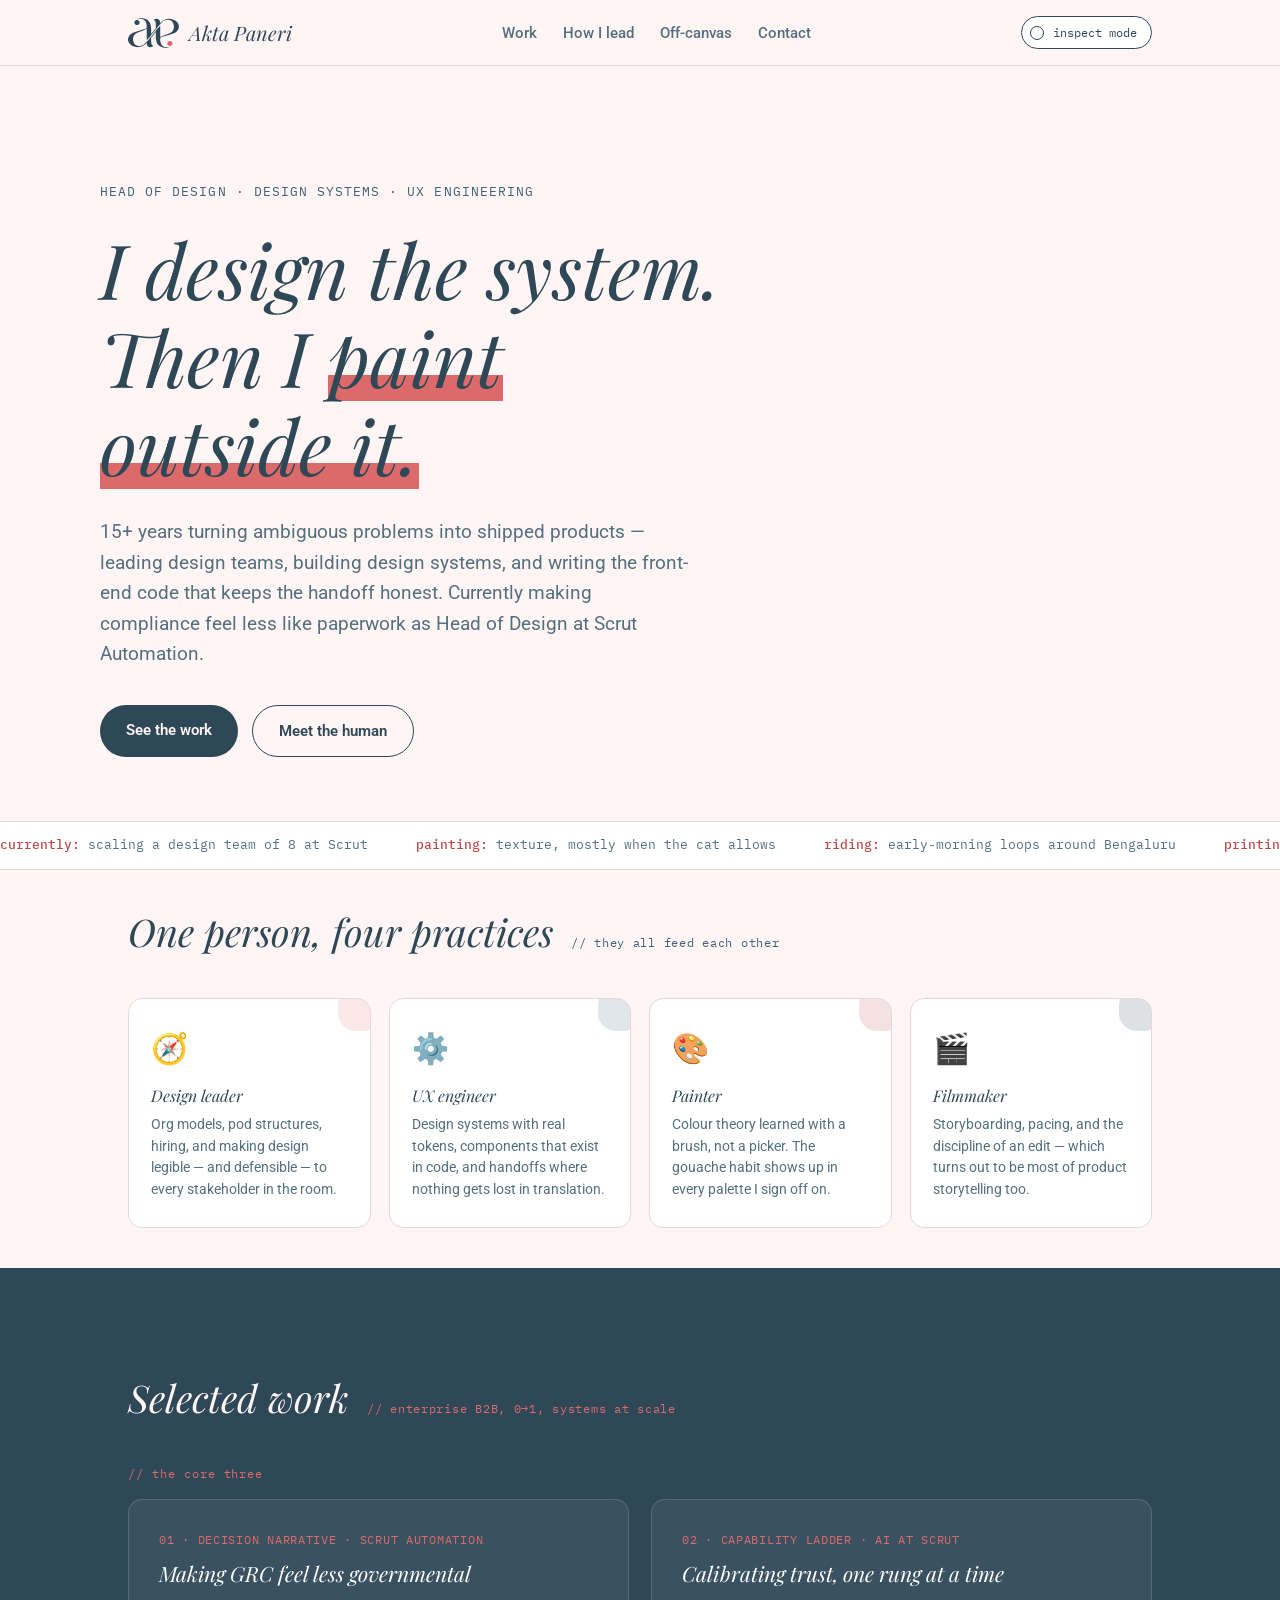
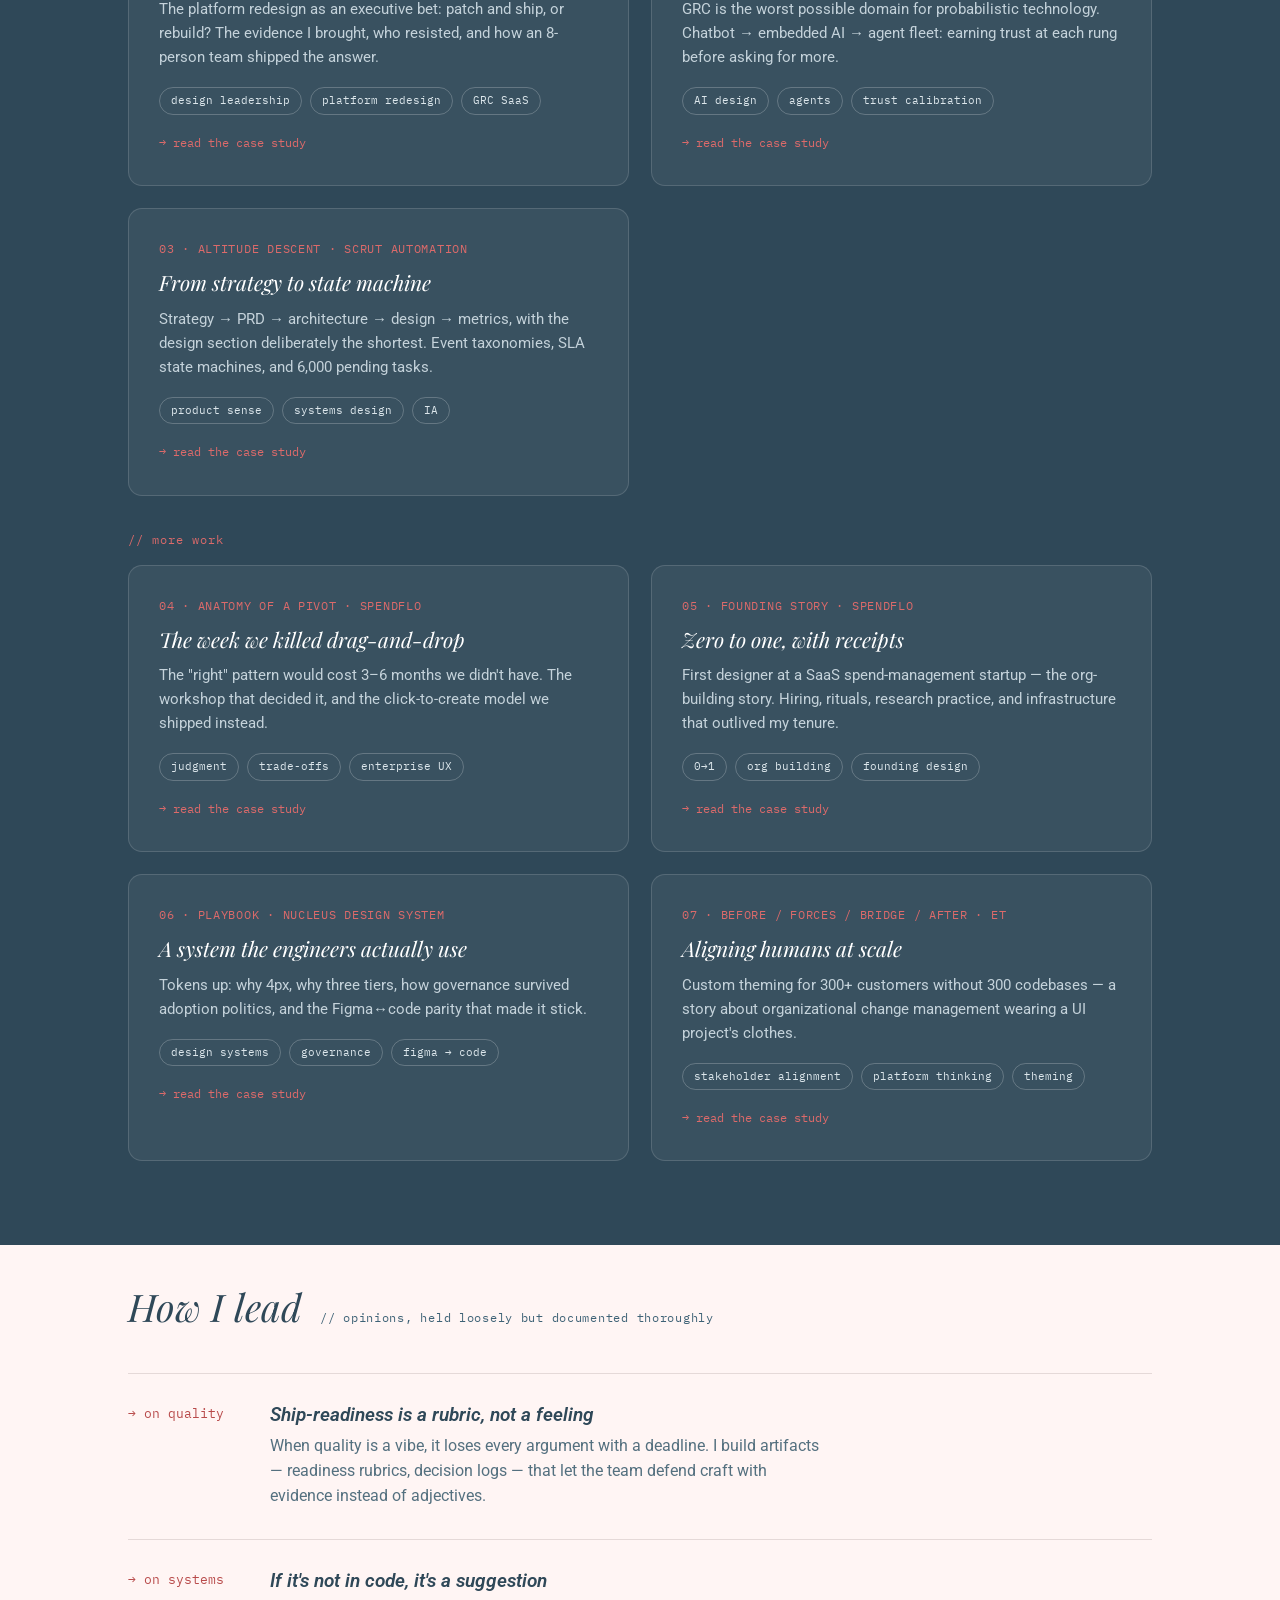
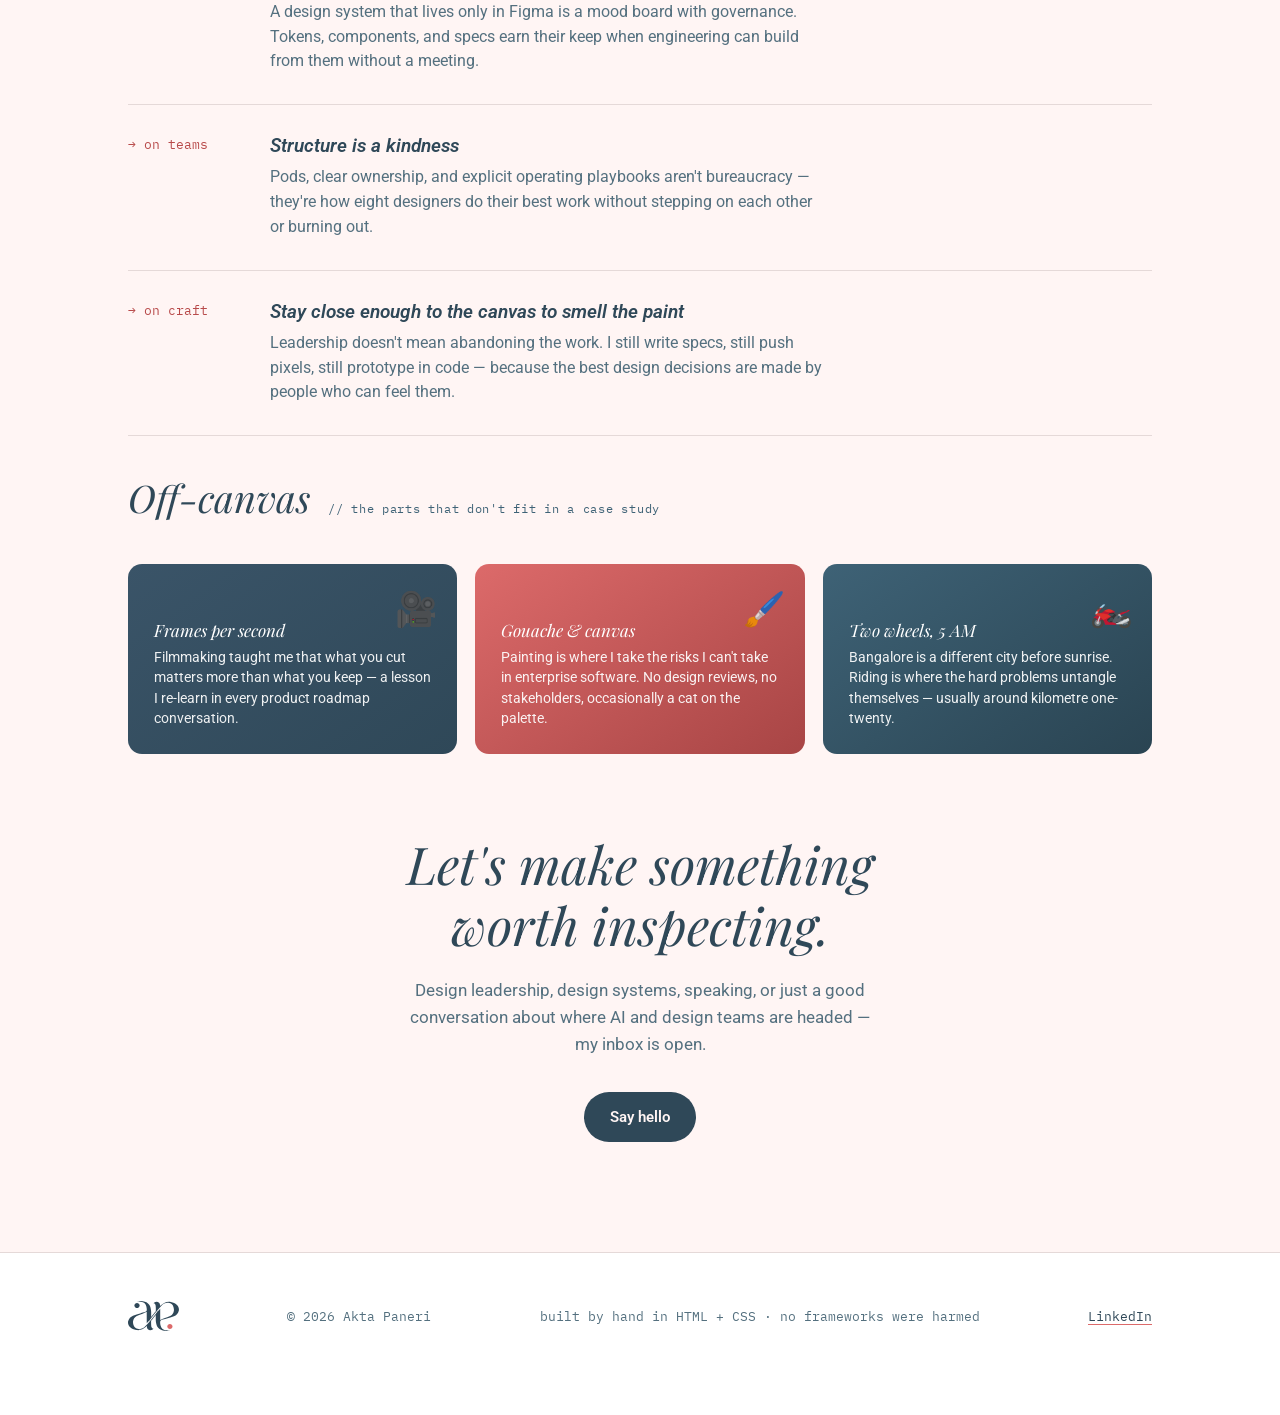
<file: index.html>
<!DOCTYPE html>
<html lang="en">
<head>
<meta charset="UTF-8">
<meta name="viewport" content="width=device-width, initial-scale=1.0">
<title>Akta Paneri — Design Leadership & UX Engineering</title>
<meta name="description" content="Akta Paneri — Head of Design. 15+ years building design systems, design teams, and the code that ships them. Also: painter, filmmaker, cyclist, cat person.">
<meta property="og:title" content="Akta Paneri — Design Leadership & UX Engineering">
<meta property="og:description" content="Head of Design with an engineer's hands and a painter's eye.">
<meta property="og:type" content="website">
<meta property="og:url" content="https://aktapaneri.com">
<link rel="preconnect" href="https://fonts.googleapis.com">
<link rel="preconnect" href="https://fonts.gstatic.com" crossorigin>
<link href="https://fonts.googleapis.com/css2?family=Playfair+Display:ital,wght@1,400;1,500&family=Roboto:wght@400;500;600&family=IBM+Plex+Mono:ital,wght@0,400;0,500;1,400&display=swap" rel="stylesheet">
<link rel="stylesheet" href="styles.css">
</head>
<body>

<input type="checkbox" id="inspect" aria-label="Toggle inspect mode — reveals design specs across the page">

<div class="page">

<header>
  <nav class="nav" aria-label="Main">
    <a class="logo" href="index.html"><img src="assets/aplogo.svg" class="logo-mark" alt="">Akta Paneri</a>
    <ul class="nav-links">
      <li><a href="#work">Work</a></li>
      <li><a href="#how">How I lead</a></li>
      <li><a href="#beyond">Off-canvas</a></li>
      <li><a href="#contact">Contact</a></li>
    </ul>
    <label class="inspect-label" for="inspect" title="Reveal the design specs of this very page">
      <span class="dot" aria-hidden="true"></span> inspect mode
    </label>
  </nav>
</header>

<main id="top">

  <!-- HERO -->
  <section class="hero wrap">
    <p class="eyebrow">HEAD OF DESIGN · DESIGN SYSTEMS · UX ENGINEERING </p>
    <h1 class="spec-target">
      <span class="spec h1-type">font: Playfair Display / clamp(40–76px)</span>
      I design the system.<br>
      Then I <span class="underline">paint outside it.</span>
      <span class="spec h1-size">line-height: 1.05 · tracking: -0.01em</span>
    </h1>
    <p class="lede spec-target">
      <span class="spec lede-w">max-width: 54ch · color: --ink-soft</span>
      15+ years turning ambiguous problems into shipped products — leading design teams,
      building design systems, and writing the front-end code that keeps the handoff honest.
      Currently making compliance feel less like paperwork as Head of Design at Scrut Automation.
    </p>
    <div class="cta-row">
      <a class="btn btn-primary" href="#work">See the work</a>
      <a class="btn btn-ghost" href="#beyond">Meet the human</a>
    </div>
  </section>

  <!-- TICKER -->
  <div class="ticker" aria-label="Currently">
    <div class="ticker-track">
      <span><b>currently:</b> scaling a design team of 8 at Scrut</span>
      <span><b>painting:</b> texture, mostly when the cat allows</span>
      <span><b>riding:</b> early-morning loops around Bengaluru</span>
      <span><b>printing:</b> 8-bit pixel art in four-colour PLA</span>
      <span><b>fostering:</b> one extremely opinionated mother cat & a kitten</span>
      <span><b>currently:</b> scaling a design team of 8 at Scrut</span>
      <span><b>painting:</b> texture, mostly when the cat allows</span>
      <span><b>riding:</b> early-morning loops around Bengaluru</span>
      <span><b>printing:</b> 8-bit pixel art in four-colour PLA</span>
      <span><b>fostering:</b> one extremely opinionated mother cat & a kitten</span>
    </div>
  </div>

  <!-- IDENTITIES -->
  <section class="wrap paddingtop paddingbottom">
    <div class="section-head">
      <h2>One person, four practices</h2>
      <span class="tag">// they all feed each other</span>
    </div>
    <div class="identity-grid">
      <div class="identity spec-target">
        <span class="spec card-pad">radius: 14px · pad: 26/22</span>
        <span class="icon" aria-hidden="true">🧭</span>
        <h3>Design leader</h3>
        <p>Org models, pod structures, hiring, and making design legible — and defensible — to every stakeholder in the room.</p>
      </div>
      <div class="identity">
        <span class="icon" aria-hidden="true">⚙️</span>
        <h3>UX engineer</h3>
        <p>Design systems with real tokens, components that exist in code, and handoffs where nothing gets lost in translation.</p>
      </div>
      <div class="identity">
        <span class="icon" aria-hidden="true">🎨</span>
        <h3>Painter</h3>
        <p>Colour theory learned with a brush, not a picker. The gouache habit shows up in every palette I sign off on.</p>
      </div>
      <div class="identity">
        <span class="icon" aria-hidden="true">🎬</span>
        <h3>Filmmaker</h3>
        <p>Storyboarding, pacing, and the discipline of an edit — which turns out to be most of product storytelling too.</p>
      </div>
    </div>
  </section>

  <!-- WORK -->
  <section class="work" id="work">
    <div class="wrap">
      <div class="section-head">
        <h2>Selected work</h2>
        <span class="tag">// enterprise B2B, 0→1, systems at scale</span>
      </div>
      <p class="work-tier">// the core three</p>
      <div class="work-grid">
        <a class="work-card" href="projects/scrut-platform.html">
          <p class="role">01 · DECISION NARRATIVE · SCRUT AUTOMATION</p>
          <h3>Making GRC feel less governmental</h3>
          <p>The platform redesign as an executive bet: patch and ship, or rebuild? The evidence I brought, who resisted, and how an 8-person team shipped the answer.</p>
          <div class="chips"><span class="chip">design leadership</span><span class="chip">platform redesign</span><span class="chip">GRC SaaS</span></div>
          <span class="view">→ read the case study</span>
        </a>
        <a class="work-card" href="projects/ai-at-scrut.html">
          <p class="role">02 · CAPABILITY LADDER · AI AT SCRUT</p>
          <h3>Calibrating trust, one rung at a time</h3>
          <p>GRC is the worst possible domain for probabilistic technology. Chatbot → embedded AI → agent fleet: earning trust at each rung before asking for more.</p>
          <div class="chips"><span class="chip">AI design</span><span class="chip">agents</span><span class="chip">trust calibration</span></div>
          <span class="view">→ read the case study</span>
        </a>
        <a class="work-card" href="projects/notification-task-center.html">
          <p class="role">03 · ALTITUDE DESCENT · SCRUT AUTOMATION</p>
          <h3>From strategy to state machine</h3>
          <p>Strategy → PRD → architecture → design → metrics, with the design section deliberately the shortest. Event taxonomies, SLA state machines, and 6,000 pending tasks.</p>
          <div class="chips"><span class="chip">product sense</span><span class="chip">systems design</span><span class="chip">IA</span></div>
          <span class="view">→ read the case study</span>
        </a>
      </div>
      <p class="work-tier">// more work</p>
      <div class="work-grid">
        <a class="work-card" href="projects/workflow-builder.html">
          <p class="role">04 · ANATOMY OF A PIVOT · SPENDFLO</p>
          <h3>The week we killed drag-and-drop</h3>
          <p>The "right" pattern would cost 3–6 months we didn't have. The workshop that decided it, and the click-to-create model we shipped instead.</p>
          <div class="chips"><span class="chip">judgment</span><span class="chip">trade-offs</span><span class="chip">enterprise UX</span></div>
          <span class="view">→ read the case study</span>
        </a>
        <a class="work-card" href="projects/spendflo.html">
          <p class="role">05 · FOUNDING STORY · SPENDFLO</p>
          <h3>Zero to one, with receipts</h3>
          <p>First designer at a SaaS spend-management startup — the org-building story. Hiring, rituals, research practice, and infrastructure that outlived my tenure.</p>
          <div class="chips"><span class="chip">0→1</span><span class="chip">org building</span><span class="chip">founding design</span></div>
          <span class="view">→ read the case study</span>
        </a>
        <a class="work-card" href="projects/nucleus-design-system.html">
          <p class="role">06 · PLAYBOOK · NUCLEUS DESIGN SYSTEM</p>
          <h3>A system the engineers actually use</h3>
          <p>Tokens up: why 4px, why three tiers, how governance survived adoption politics, and the Figma↔code parity that made it stick.</p>
          <div class="chips"><span class="chip">design systems</span><span class="chip">governance</span><span class="chip">figma → code</span></div>
          <span class="view">→ read the case study</span>
        </a>
        <a class="work-card" href="projects/et-webinar.html">
          <p class="role">07 · BEFORE / FORCES / BRIDGE / AFTER · ET</p>
          <h3>Aligning humans at scale</h3>
          <p>Custom theming for 300+ customers without 300 codebases — a story about organizational change management wearing a UI project's clothes.</p>
          <div class="chips"><span class="chip">stakeholder alignment</span><span class="chip">platform thinking</span><span class="chip">theming</span></div>
          <span class="view">→ read the case study</span>
        </a>
      </div>
    </section>

  <!-- PRINCIPLES -->
  <section class="wrap paddingtop" id="how">
    <div class="section-head">
      <h2>How I lead</h2>
      <span class="tag">// opinions, held loosely but documented thoroughly</span>
    </div>
    <div class="principles">
      <div class="principle">
        <span class="marker">→ on quality</span>
        <div>
          <h3>Ship-readiness is a rubric, not a feeling</h3>
          <p>When quality is a vibe, it loses every argument with a deadline. I build artifacts — readiness rubrics, decision logs — that let the team defend craft with evidence instead of adjectives.</p>
        </div>
      </div>
      <div class="principle">
        <span class="marker">→ on systems</span>
        <div>
          <h3>If it's not in code, it's a suggestion</h3>
          <p>A design system that lives only in Figma is a mood board with governance. Tokens, components, and specs earn their keep when engineering can build from them without a meeting.</p>
        </div>
      </div>
      <div class="principle">
        <span class="marker">→ on teams</span>
        <div>
          <h3>Structure is a kindness</h3>
          <p>Pods, clear ownership, and explicit operating playbooks aren't bureaucracy — they're how eight designers do their best work without stepping on each other or burning out.</p>
        </div>
      </div>
      <div class="principle">
        <span class="marker">→ on craft</span>
        <div>
          <h3>Stay close enough to the canvas to smell the paint</h3>
          <p>Leadership doesn't mean abandoning the work. I still write specs, still push pixels, still prototype in code — because the best design decisions are made by people who can feel them.</p>
        </div>
      </div>
    </div>
  </section>

  <!-- BEYOND -->
  <section class="wrap paddingtop paddingbottom" id="beyond">
    <div class="section-head">
      <h2>Off-canvas</h2>
      <span class="tag">// the parts that don't fit in a case study</span>
    </div>
    <div class="beyond-grid">
     
      <div class="beyond film">
        <span class="glyph" aria-hidden="true">🎥</span>
        <h3>Frames per second</h3>
        <p>Filmmaking taught me that what you cut matters more than what you keep — a lesson I re-learn in every product roadmap conversation.</p>
      </div>
       <div class="beyond paint">
        <span class="glyph" aria-hidden="true">🖌️</span>
        <h3>Gouache &amp; canvas</h3>
        <p>Painting is where I take the risks I can't take in enterprise software. No design reviews, no stakeholders, occasionally a cat on the palette.</p>
      </div>
      <div class="beyond cycle">
        <span class="glyph" aria-hidden="true">🏍️</span>
        <h3>Two wheels, 5 AM</h3>
        <p>Bangalore is a different city before sunrise. Riding is where the hard problems untangle themselves — usually around kilometre one-twenty.</p>
      </div>
    </div>
  </section>

  <!-- CONTACT -->
  <section class="contact wrap paddingtop" id="contact">
    <h2>Let's make something worth inspecting.</h2>
    <p>Design leadership, design systems, speaking, or just a good conversation about where AI and design teams are headed — my inbox is open.</p>
    <!-- TODO: replace with your real email -->
    <a class="btn btn-primary" href="mailto:hello@aktapaneri.com">Say hello</a>
  </section>

</main>

<footer>
  <div class="wrap footer-row">
    <img src="assets/aplogo.svg" class="logo-mark" alt="Akta Paneri logo">
    <span>© 2026 Akta Paneri </span>
    <span>built by hand in HTML + CSS · no frameworks were harmed</span>
    
    <span><a href="https://www.linkedin.com/in/aktapaneri" rel="me">LinkedIn</a> </span>
  </div>
  <div class="cat" title="Shadow" aria-hidden="true"><div class="f1"></div><div class="f2"></div></div>
  <div class="kitten" title="Ash" aria-hidden="true"><div class="f1"></div><div class="f2"></div></div>
</footer>

<span class="grid-note">inspect mode: on · grid 8px · tokens visible</span>

<aside class="token-legend" aria-hidden="true">
  <h4>tokens</h4>
  <div class="tk"><span class="sw paper"></span>--paper · #FFF5F4</div>
  <div class="tk"><span class="sw ink"></span>--ink · #2F4858</div>
  <div class="tk"><span class="sw soft"></span>--ink-soft · #54707F</div>
  <div class="tk"><span class="sw accent"></span>--marigold · #DC6A6A</div>
  <div class="tk"><span class="sw deep"></span>--vermilion · #B84A4A</div>
  <div class="tk"><span class="sw line"></span>--line · #E5D9D8</div>
  <div class="ty">display: Playfair 400 italic<br>body: Google Sans/Roboto<br>mono: IBM Plex<br>r: 14 · grid: 8px</div>
</aside>

</div><!-- /.page -->

</body>
</html>
</file>
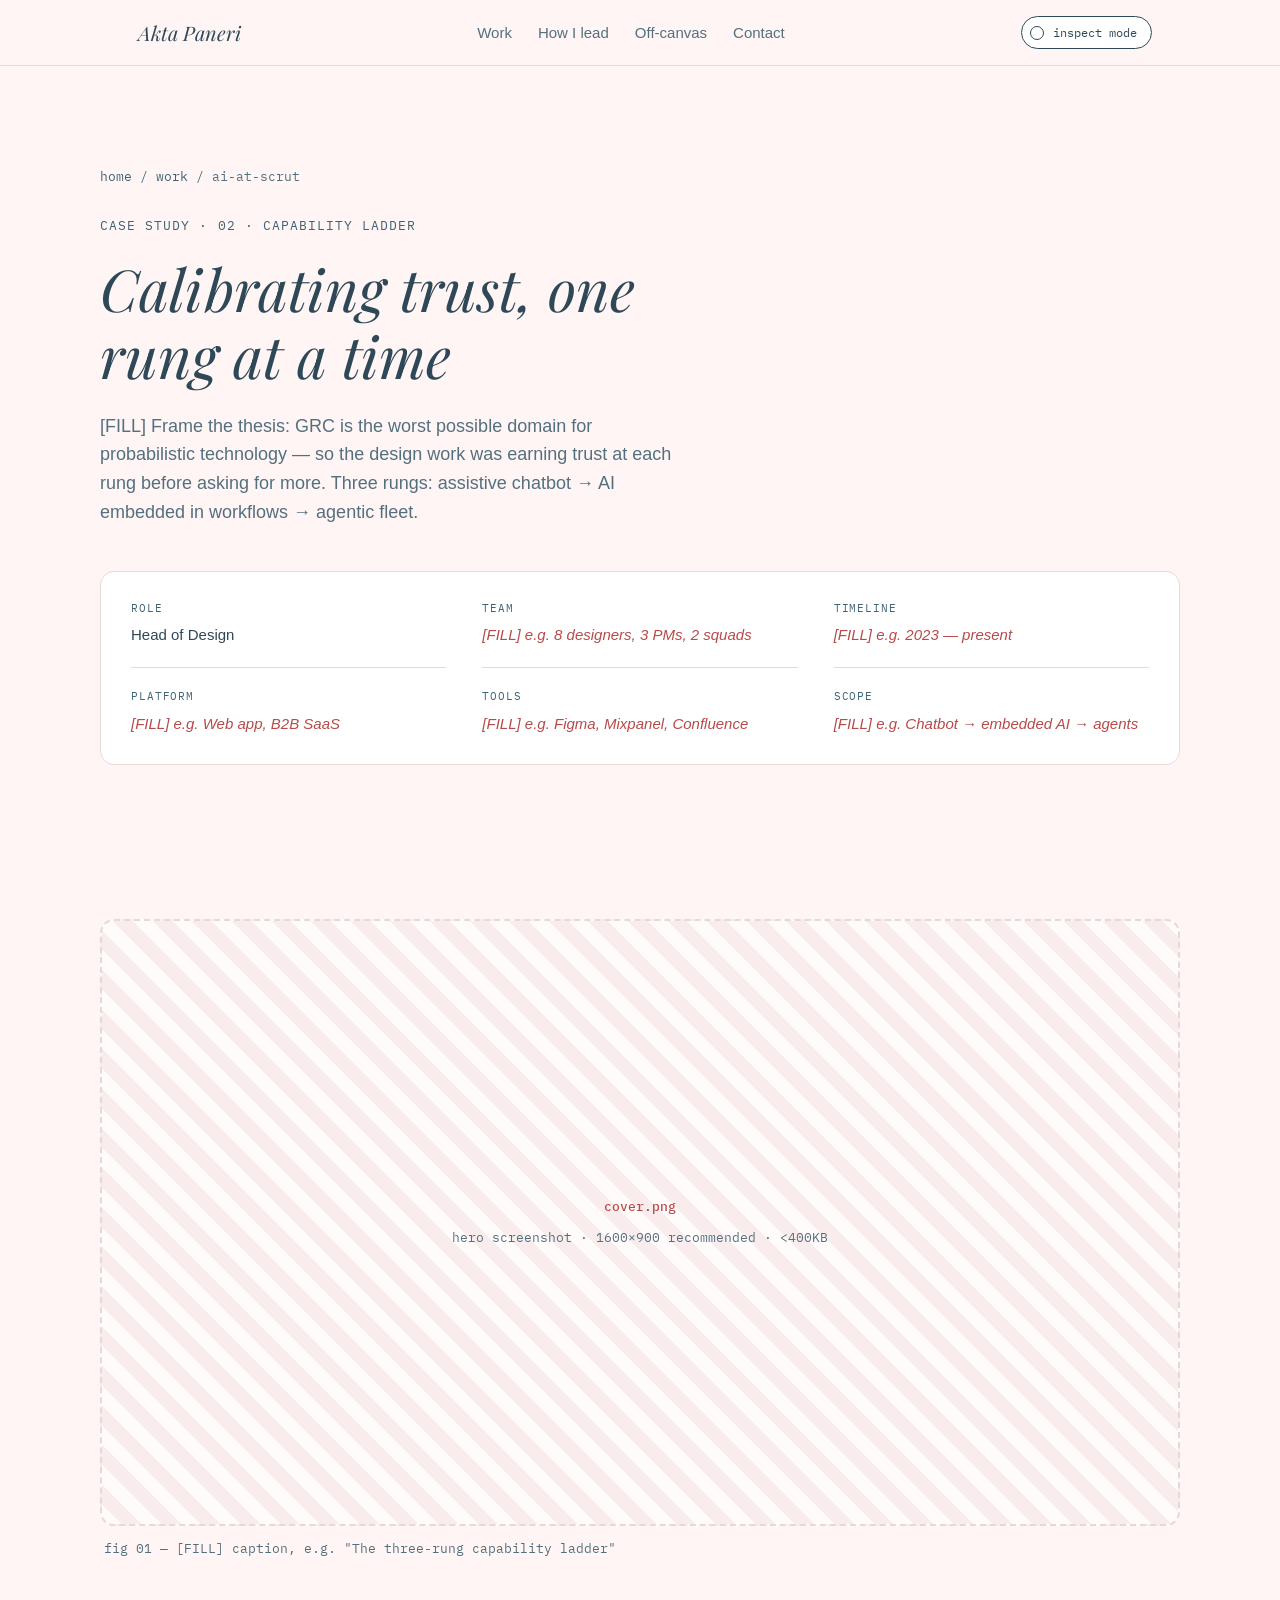
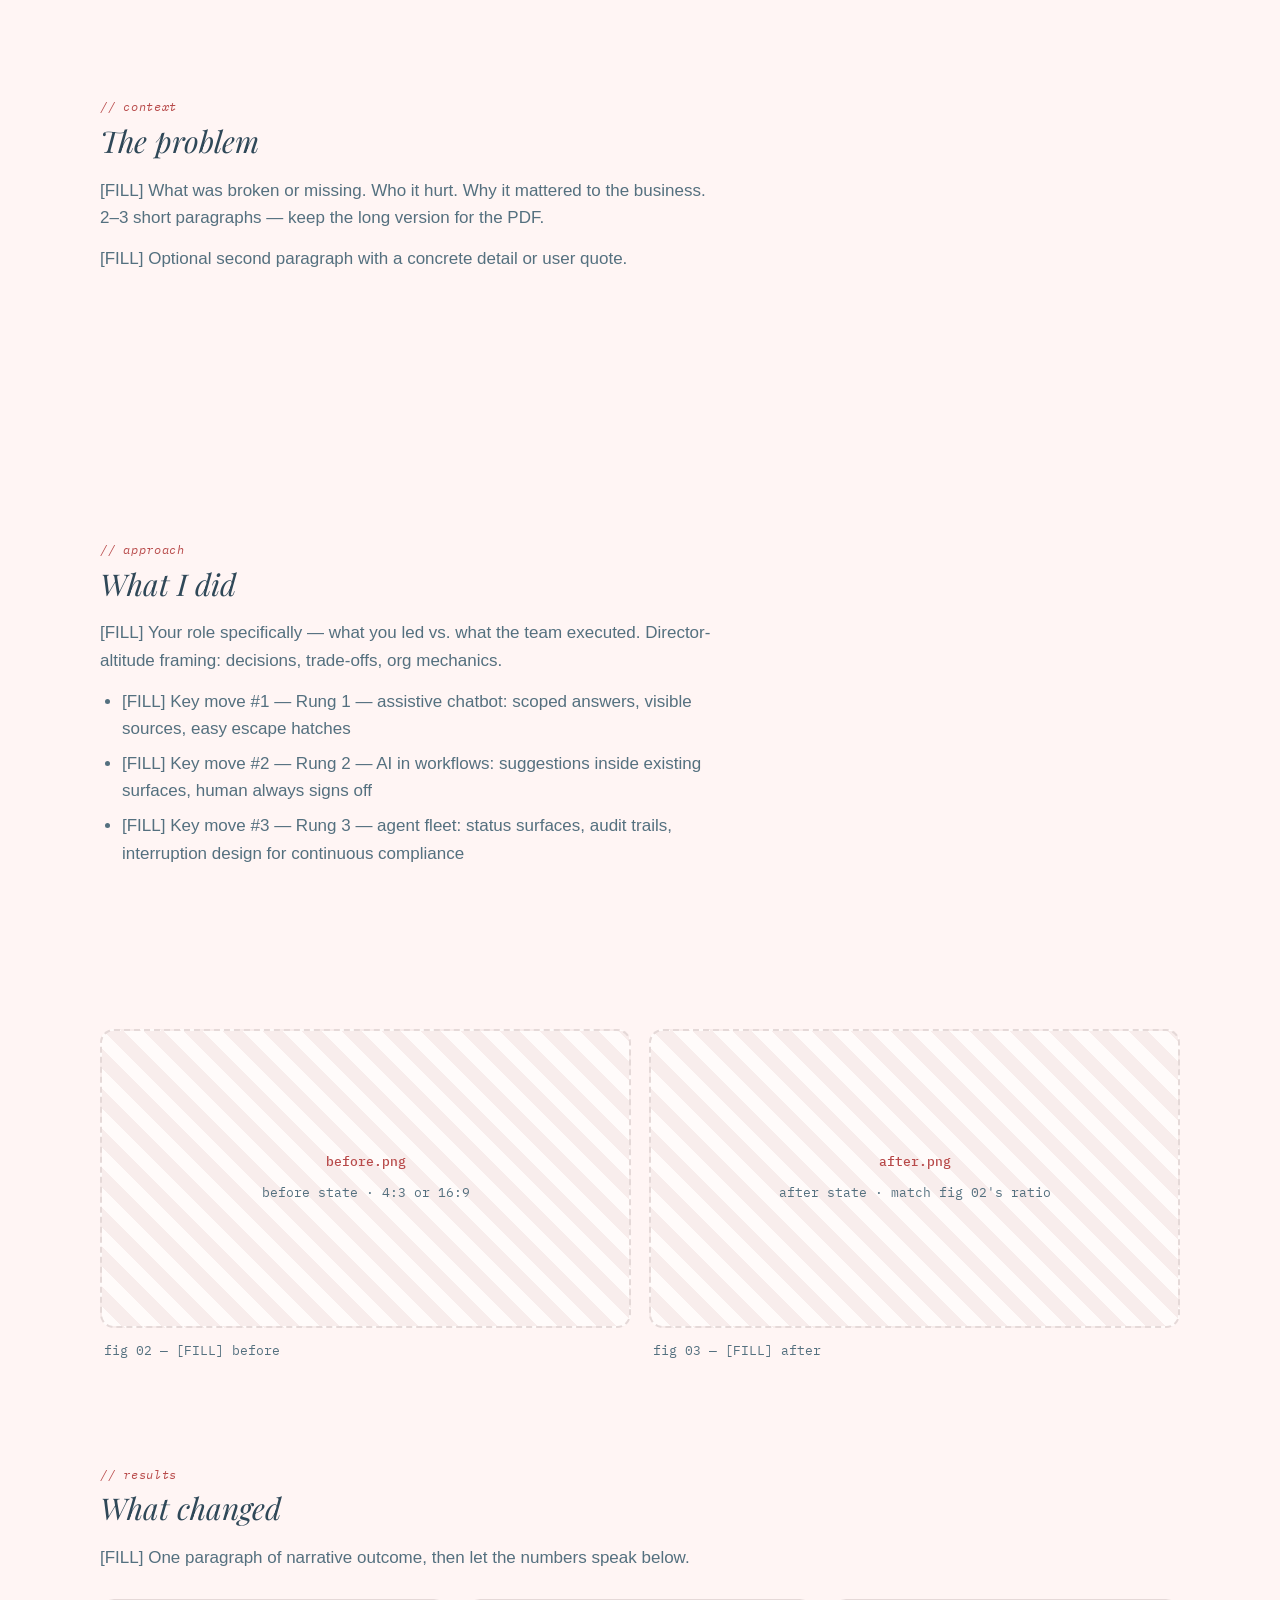
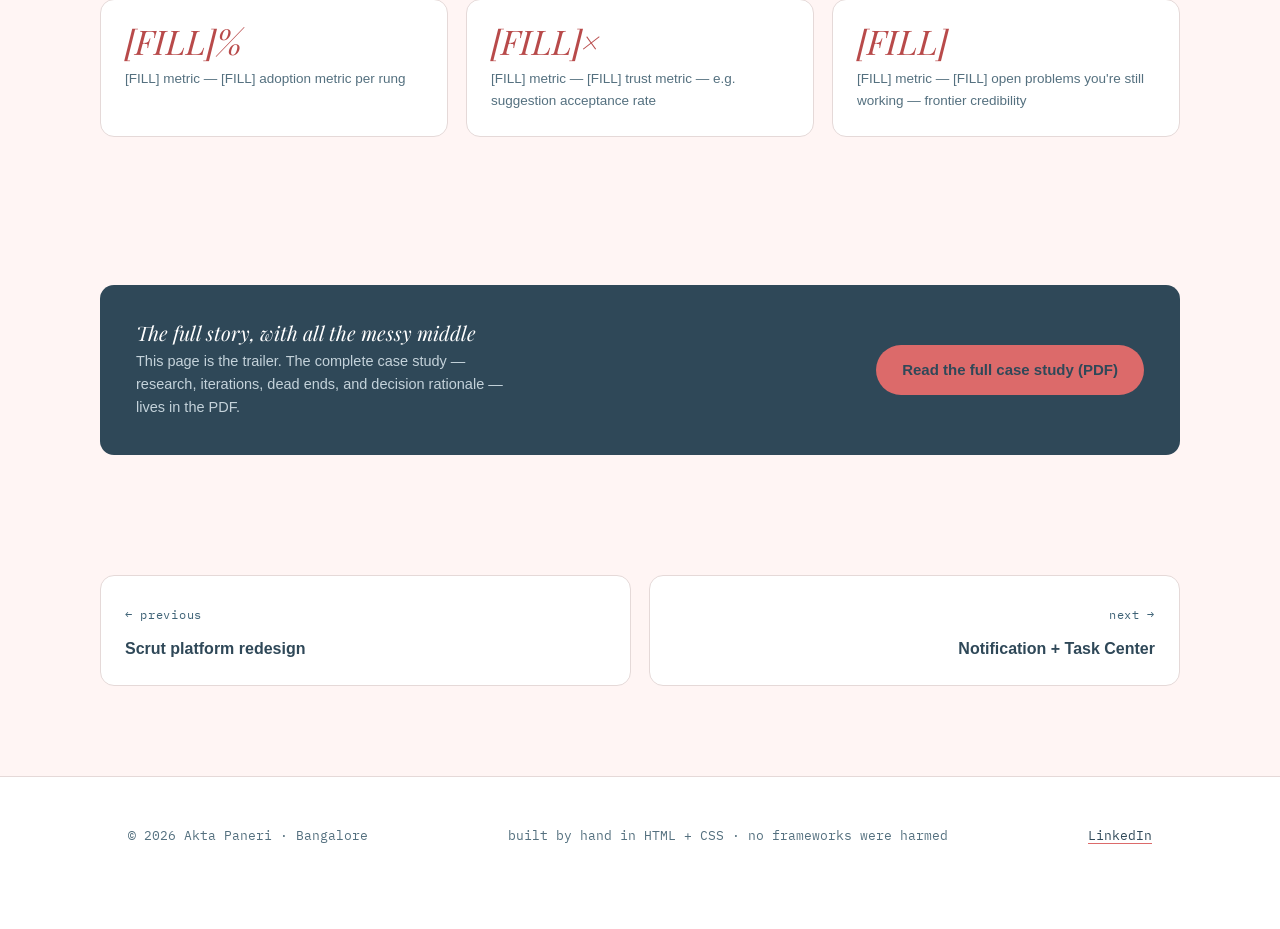
<file: projects/ai-at-scrut.html>
<!DOCTYPE html>
<html lang="en">
<head>
<meta charset="UTF-8">
<meta name="viewport" content="width=device-width, initial-scale=1.0">

<!-- ============================================================
     METADATA — fill these in per project. Everything marked
     [FILL] is yours to replace. Delete these comments when done.
     ============================================================ -->
<title>AI at Scrut — Case Study · Akta Paneri</title>
<meta name="description" content="[FILL] One-sentence summary of AI at Scrut: chatbot to agent fleet for search engines, ~150 characters.">
<meta property="og:title" content="AI at Scrut — Case Study · Akta Paneri">
<meta property="og:description" content="[FILL] Same one-liner, for link previews on LinkedIn/Slack.">
<meta property="og:type" content="article">
<meta property="og:url" content="https://aktapaneri.com/projects/ai-at-scrut.html">
<meta property="og:image" content="https://aktapaneri.com/assets/ai-at-scrut/cover.png"><!-- [FILL] 1200x630 cover image -->

<link rel="preconnect" href="https://fonts.googleapis.com">
<link rel="preconnect" href="https://fonts.gstatic.com" crossorigin>
<link href="https://fonts.googleapis.com/css2?family=Playfair+Display:ital,wght@0,500;0,700;0,800;1,500&family=Spline+Sans:wght@400;500;600&family=IBM+Plex+Mono:ital,wght@0,400;0,500;1,400&display=swap" rel="stylesheet">
<link rel="stylesheet" href="../styles.css">
</head>
<body>

<input type="checkbox" id="inspect" aria-label="Toggle inspect mode — reveals design specs across the page">

<div class="page">

<header>
  <nav class="nav" aria-label="Main">
    <a class="logo" href="../index.html"><span class="daub" aria-hidden="true"></span>Akta Paneri</a>
    <ul class="nav-links">
      <li><a href="../index.html#work">Work</a></li>
      <li><a href="../index.html#how">How I lead</a></li>
      <li><a href="../index.html#beyond">Off-canvas</a></li>
      <li><a href="../index.html#contact">Contact</a></li>
    </ul>
    <label class="inspect-label" for="inspect" title="Reveal the design specs of this very page">
      <span class="dot" aria-hidden="true"></span> inspect mode
    </label>
  </nav>
</header>

<main>

  <!-- PROJECT HERO -->
  <section class="project-hero wrap">
    <p class="breadcrumb"><a href="../index.html">home</a> / <a href="../index.html#work">work</a> / ai-at-scrut</p>
    <p class="eyebrow">CASE STUDY · 02 · CAPABILITY LADDER</p>
    <h1 class="spec-target">
      <span class="spec h1-type">font: Playfair Display / clamp(34–58px)</span>
      Calibrating trust, one rung at a time
    </h1>
    <p class="lede">[FILL] Frame the thesis: GRC is the worst possible domain for probabilistic technology — so the design work was earning trust at each rung before asking for more. Three rungs: assistive chatbot → AI embedded in workflows → agentic fleet.</p>

    <!-- METADATA SHEET — the fill-in spec block -->
    <dl class="meta-sheet meta-grid spec-target">
      <span class="spec card-pad">component: meta-sheet · 3-col grid</span>
      <div class="meta-item">
        <dt>Role</dt>
        <dd>Head of Design</dd>
      </div>
      <div class="meta-item">
        <dt>Team</dt>
        <dd><span class="todo">[FILL] e.g. 8 designers, 3 PMs, 2 squads</span></dd>
      </div>
      <div class="meta-item">
        <dt>Timeline</dt>
        <dd><span class="todo">[FILL] e.g. 2023 — present</span></dd>
      </div>
      <div class="meta-item">
        <dt>Platform</dt>
        <dd><span class="todo">[FILL] e.g. Web app, B2B SaaS</span></dd>
      </div>
      <div class="meta-item">
        <dt>Tools</dt>
        <dd><span class="todo">[FILL] e.g. Figma, Mixpanel, Confluence</span></dd>
      </div>
      <div class="meta-item">
        <dt>Scope</dt>
        <dd><span class="todo">[FILL] e.g. Chatbot → embedded AI → agents</span></dd>
      </div>
    </dl>
  </section>

  <!-- CASE BODY -->
  <div class="case-body wrap">

    <!-- COVER SHOT -->
    <figure class="shot">
      <!-- When you have the image, delete the .placeholder div and
           uncomment the .frame block below. Put images in /assets/ai-at-scrut/ -->
      <div class="placeholder">
        <b>cover.png</b>
        <span>hero screenshot · 1600×900 recommended · &lt;400KB</span>
      </div>
      <!--
      <div class="frame">
        <img src="../assets/ai-at-scrut/cover.png" alt="[FILL] Describe what's visible — e.g. AI capability ladder diagram: assistive, embedded, agentic" loading="lazy">
      </div>
      -->
      <figcaption>fig 01 — [FILL] caption, e.g. "The three-rung capability ladder"</figcaption>
    </figure>

    <section class="case-section">
      <h2><span class="kicker">// context</span>The problem</h2>
      <p>[FILL] What was broken or missing. Who it hurt. Why it mattered to the business. 2–3 short paragraphs — keep the long version for the PDF.</p>
      <p>[FILL] Optional second paragraph with a concrete detail or user quote.</p>
    </section>

    <section class="case-section">
      <h2><span class="kicker">// approach</span>What I did</h2>
      <p>[FILL] Your role specifically — what you led vs. what the team executed. Director-altitude framing: decisions, trade-offs, org mechanics.</p>
      <ul>
        <li>[FILL] Key move #1 — Rung 1 — assistive chatbot: scoped answers, visible sources, easy escape hatches</li>
        <li>[FILL] Key move #2 — Rung 2 — AI in workflows: suggestions inside existing surfaces, human always signs off</li>
        <li>[FILL] Key move #3 — Rung 3 — agent fleet: status surfaces, audit trails, interruption design for continuous compliance</li>
      </ul>
    </section>

    <!-- SCREENSHOT PAIR -->
    <div class="shot-pair">
      <figure class="shot">
        <div class="placeholder"><b>before.png</b><span>before state · 4:3 or 16:9</span></div>
        <figcaption>fig 02 — [FILL] before</figcaption>
      </figure>
      <figure class="shot">
        <div class="placeholder"><b>after.png</b><span>after state · match fig 02's ratio</span></div>
        <figcaption>fig 03 — [FILL] after</figcaption>
      </figure>
    </div>

    <section class="case-section">
      <h2><span class="kicker">// results</span>What changed</h2>
      <p>[FILL] One paragraph of narrative outcome, then let the numbers speak below.</p>
      <div class="outcomes">
        <div class="outcome">
          <div class="num">[FILL]%</div>
          <div class="label">[FILL] metric — [FILL] adoption metric per rung</div>
        </div>
        <div class="outcome">
          <div class="num">[FILL]×</div>
          <div class="label">[FILL] metric — [FILL] trust metric — e.g. suggestion acceptance rate</div>
        </div>
        <div class="outcome">
          <div class="num">[FILL]</div>
          <div class="label">[FILL] metric — [FILL] open problems you're still working — frontier credibility</div>
        </div>
      </div>
    </section>

    <!-- PDF CASE STUDY -->
    <div class="pdf-banner spec-target">
      <span class="spec card-pad">component: pdf-banner · bg: --ink</span>
      <div>
        <h3>The full story, with all the messy middle</h3>
        <p>This page is the trailer. The complete case study — research, iterations, dead ends, and decision rationale — lives in the PDF.</p>
      </div>
      <!-- [FILL] drop your PDF into /assets/ai-at-scrut/ and update the filename -->
      <a class="btn btn-primary" href="../assets/ai-at-scrut/case-study.pdf" target="_blank" rel="noopener">Read the full case study (PDF)</a>
    </div>

  </div>

  <!-- PREV / NEXT -->
  <nav class="project-nav wrap" aria-label="More projects">
    <a href="scrut-platform.html">
      <span class="dir">← previous</span>
      <div class="title">Scrut platform redesign</div>
    </a>
    <a class="next" href="notification-task-center.html">
      <span class="dir">next →</span>
      <div class="title">Notification + Task Center</div>
    </a>
  </nav>

</main>

<footer>
  <div class="wrap footer-row">
    <span>© 2026 Akta Paneri · Bangalore</span>
    <span>built by hand in HTML + CSS · no frameworks were harmed</span>
    <span><a href="https://www.linkedin.com/in/aktapaneri" rel="me">LinkedIn</a></span>
  </div>
  <div class="cat" title="quality assurance lead" aria-hidden="true"><div class="f1"></div><div class="f2"></div></div>
  <div class="kitten" title="junior QA (intern)" aria-hidden="true"><div class="f1"></div><div class="f2"></div></div>
</footer>

<span class="grid-note">inspect mode: on · grid 8px · tokens visible</span>

</div><!-- /.page -->

</body>
</html>
</file>
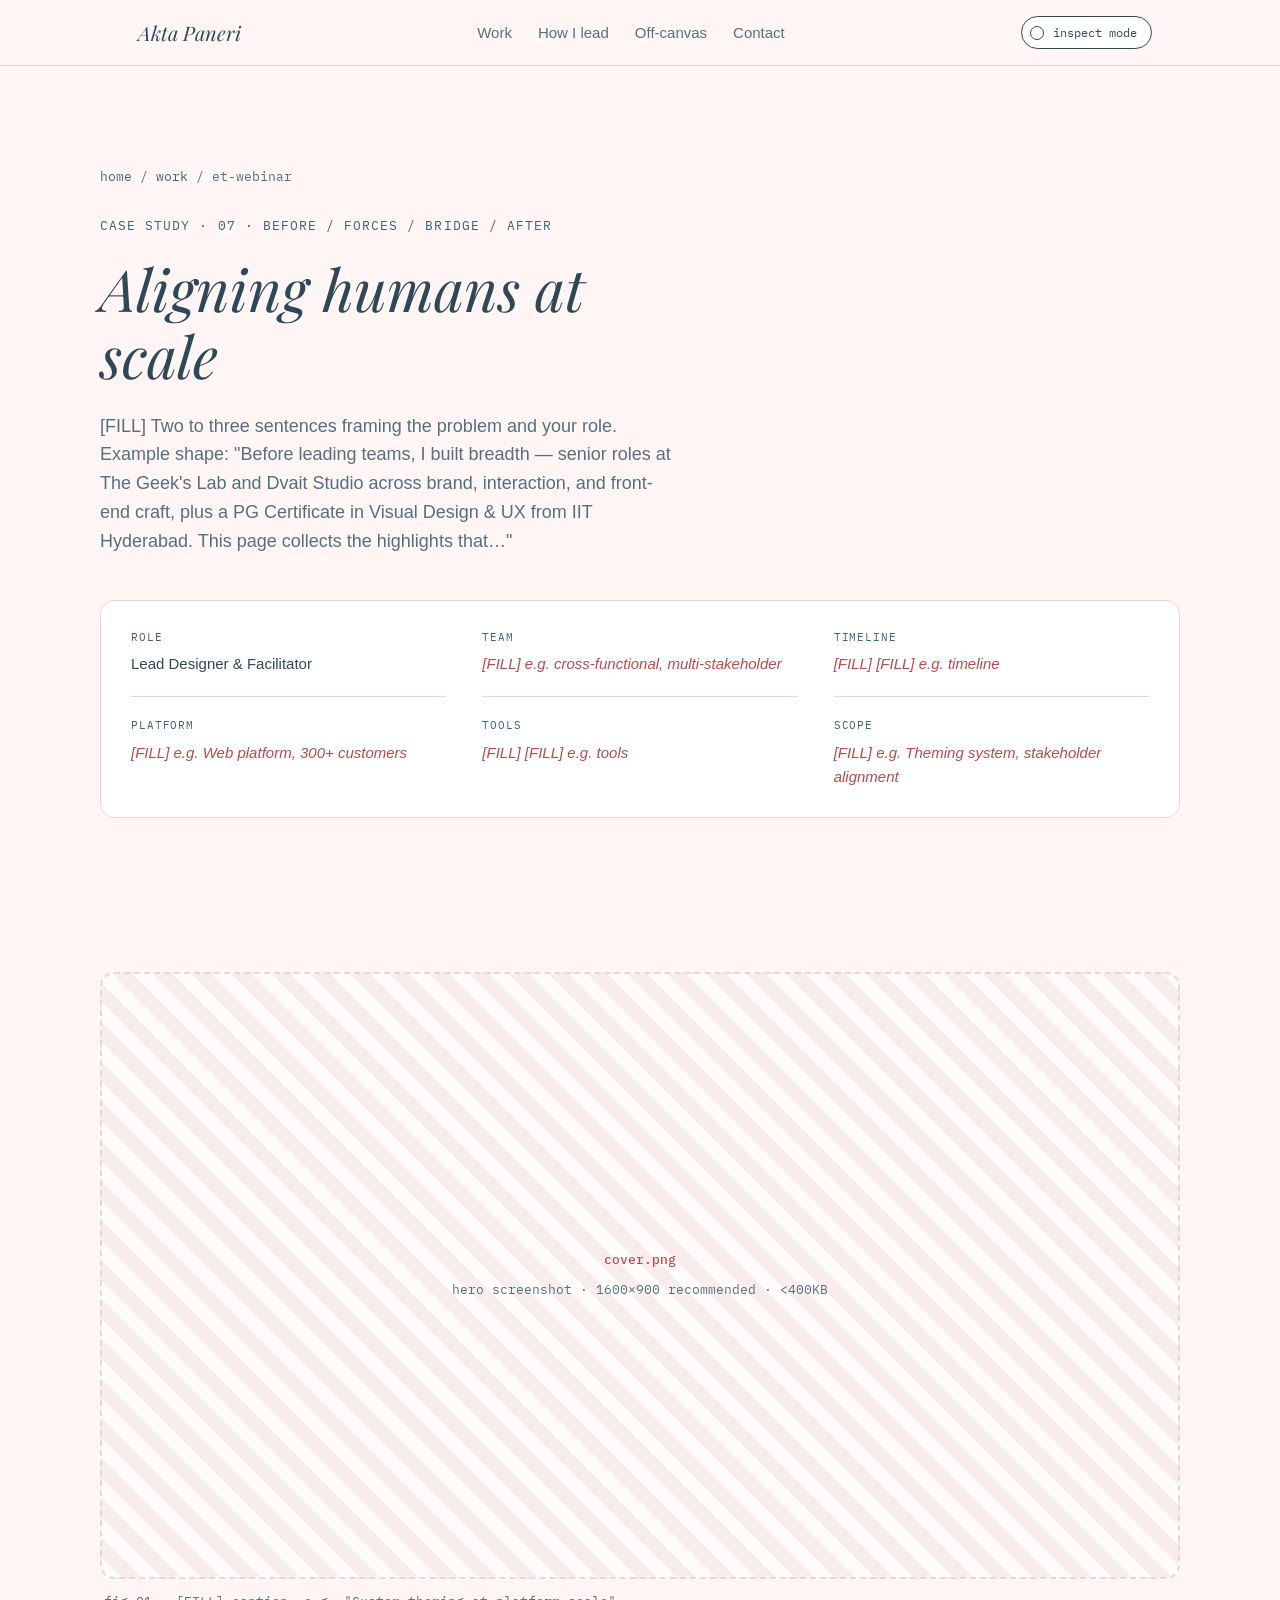
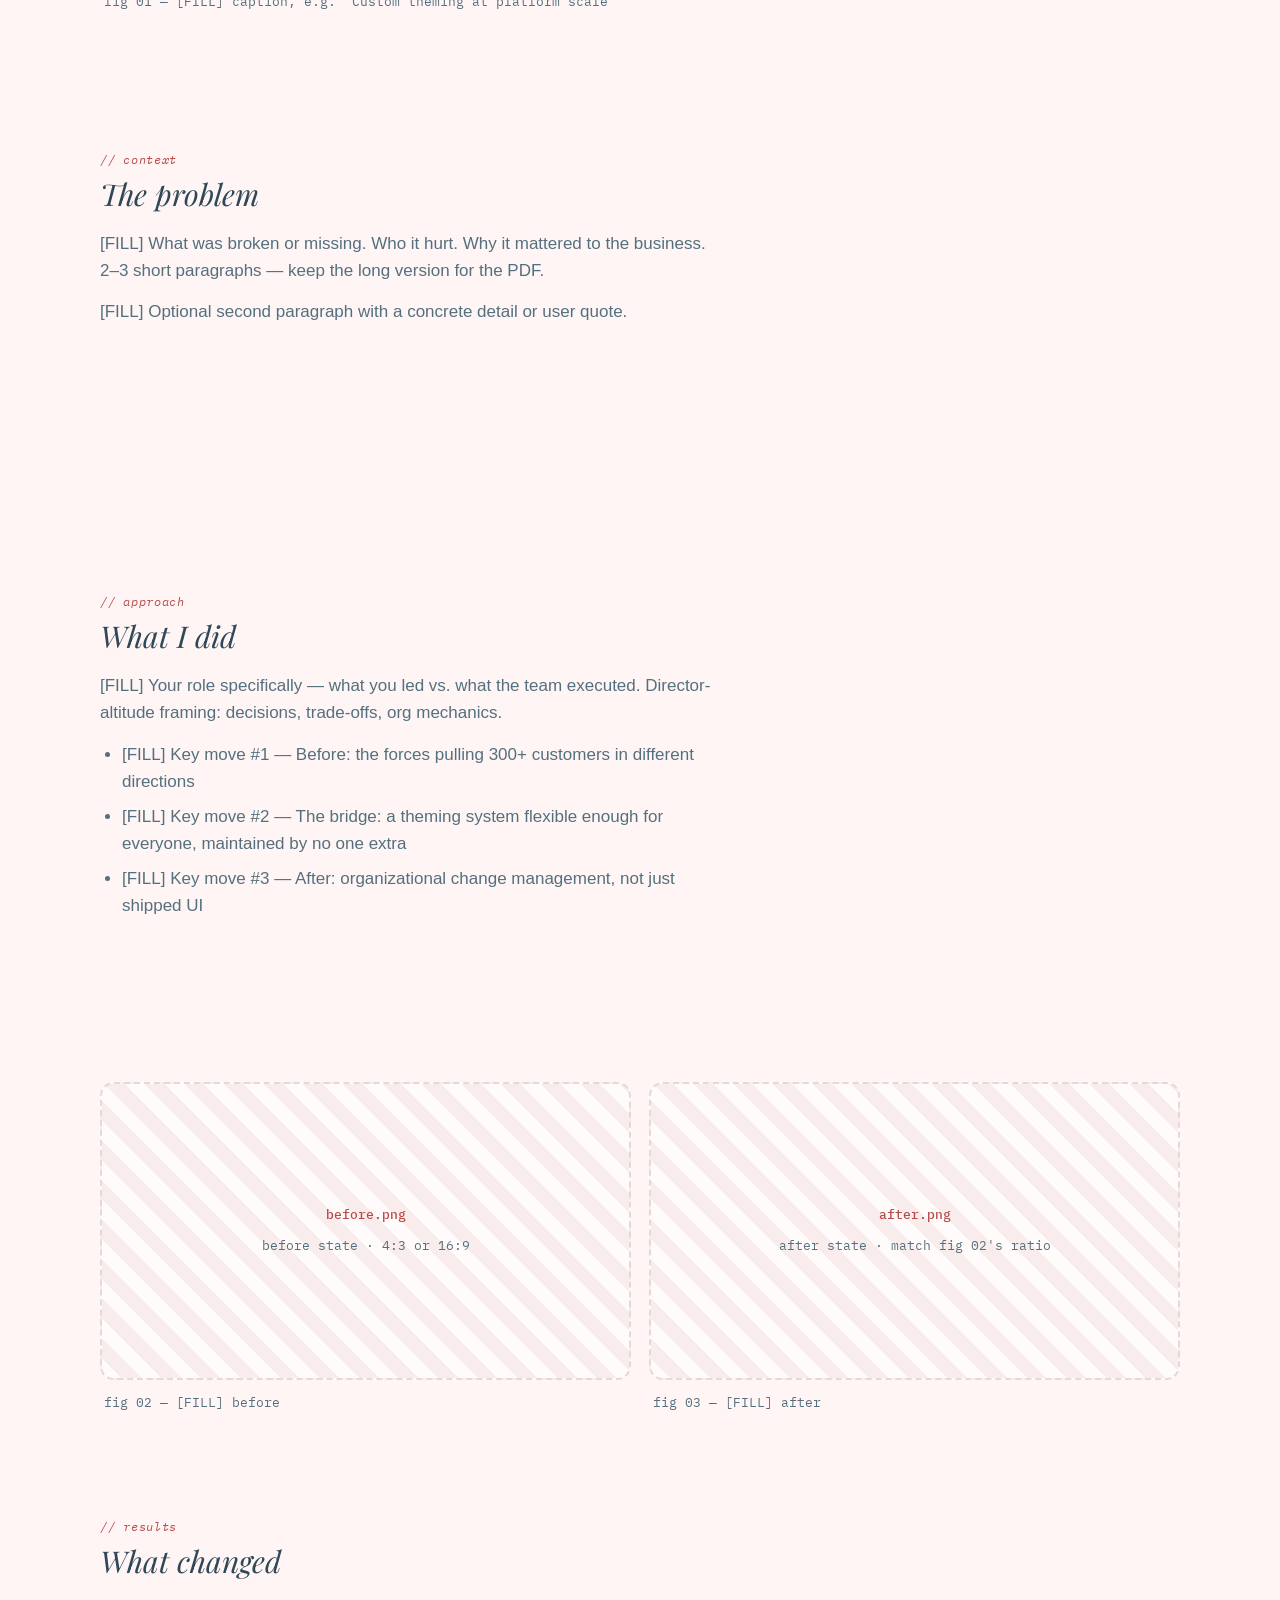
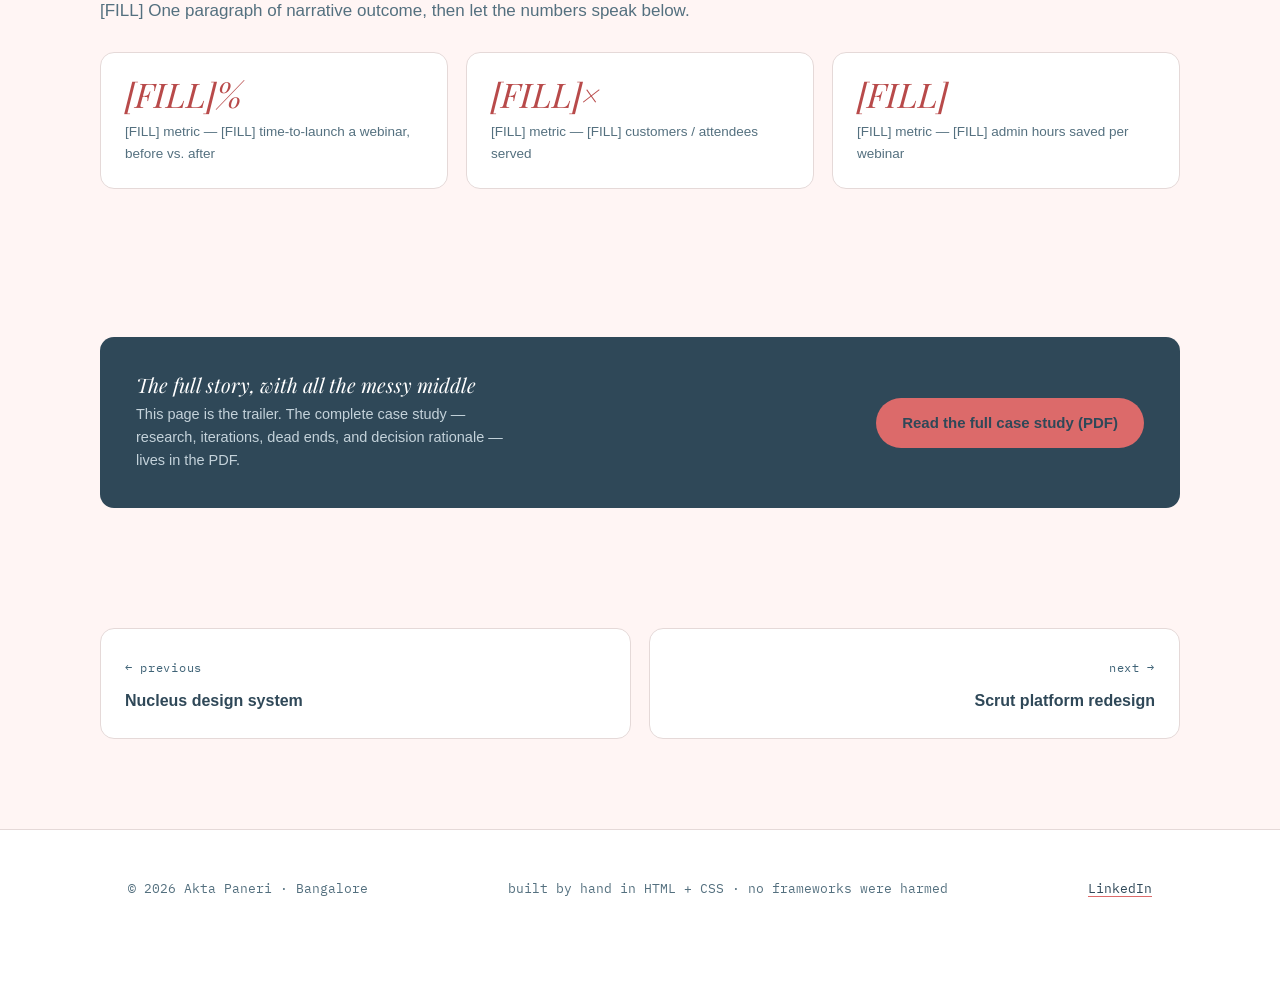
<file: projects/et-webinar.html>
<!DOCTYPE html>
<html lang="en">
<head>
<meta charset="UTF-8">
<meta name="viewport" content="width=device-width, initial-scale=1.0">

<!-- ============================================================
     METADATA — fill these in per project. Everything marked
     [FILL] is yours to replace. Delete these comments when done.
     ============================================================ -->
<title>ET Webinar Platform — Case Study · Akta Paneri</title>
<meta name="description" content="[FILL] One-sentence summary of the ET webinar management platform for search engines, ~150 characters.">
<meta property="og:title" content="ET Webinar Platform — Case Study · Akta Paneri">
<meta property="og:description" content="[FILL] Same one-liner, for link previews on LinkedIn/Slack.">
<meta property="og:type" content="article">
<meta property="og:url" content="https://aktapaneri.com/projects/et-webinar.html">
<meta property="og:image" content="https://aktapaneri.com/assets/et-webinar/cover.png"><!-- [FILL] 1200x630 cover image -->

<link rel="preconnect" href="https://fonts.googleapis.com">
<link rel="preconnect" href="https://fonts.gstatic.com" crossorigin>
<link href="https://fonts.googleapis.com/css2?family=Playfair+Display:ital,wght@0,500;0,700;0,800;1,500&family=Spline+Sans:wght@400;500;600&family=IBM+Plex+Mono:ital,wght@0,400;0,500;1,400&display=swap" rel="stylesheet">
<link rel="stylesheet" href="../styles.css">
</head>
<body>

<input type="checkbox" id="inspect" aria-label="Toggle inspect mode — reveals design specs across the page">

<div class="page">

<header>
  <nav class="nav" aria-label="Main">
    <a class="logo" href="../index.html"><span class="daub" aria-hidden="true"></span>Akta Paneri</a>
    <ul class="nav-links">
      <li><a href="../index.html#work">Work</a></li>
      <li><a href="../index.html#how">How I lead</a></li>
      <li><a href="../index.html#beyond">Off-canvas</a></li>
      <li><a href="../index.html#contact">Contact</a></li>
    </ul>
    <label class="inspect-label" for="inspect" title="Reveal the design specs of this very page">
      <span class="dot" aria-hidden="true"></span> inspect mode
    </label>
  </nav>
</header>

<main>

  <!-- PROJECT HERO -->
  <section class="project-hero wrap">
    <p class="breadcrumb"><a href="../index.html">home</a> / <a href="../index.html#work">work</a> / et-webinar</p>
    <p class="eyebrow">CASE STUDY · 07 · BEFORE / FORCES / BRIDGE / AFTER</p>
    <h1 class="spec-target">
      <span class="spec h1-type">font: Playfair Display / clamp(34–58px)</span>
      Aligning humans at scale
    </h1>
    <p class="lede">[FILL] Two to three sentences framing the problem and your role. Example shape: "Before leading teams, I built breadth — senior roles at The Geek's Lab and Dvait Studio across brand, interaction, and front-end craft, plus a PG Certificate in Visual Design &amp; UX from IIT Hyderabad. This page collects the highlights that…"</p>

    <!-- METADATA SHEET — the fill-in spec block -->
    <dl class="meta-sheet meta-grid spec-target">
      <span class="spec card-pad">component: meta-sheet · 3-col grid</span>
      <div class="meta-item">
        <dt>Role</dt>
        <dd>Lead Designer &amp; Facilitator</dd>
      </div>
      <div class="meta-item">
        <dt>Team</dt>
        <dd><span class="todo">[FILL] e.g. cross-functional, multi-stakeholder</span></dd>
      </div>
      <div class="meta-item">
        <dt>Timeline</dt>
        <dd><span class="todo">[FILL] [FILL] e.g. timeline</span></dd>
      </div>
      <div class="meta-item">
        <dt>Platform</dt>
        <dd><span class="todo">[FILL] e.g. Web platform, 300+ customers</span></dd>
      </div>
      <div class="meta-item">
        <dt>Tools</dt>
        <dd><span class="todo">[FILL] [FILL] e.g. tools</span></dd>
      </div>
      <div class="meta-item">
        <dt>Scope</dt>
        <dd><span class="todo">[FILL] e.g. Theming system, stakeholder alignment</span></dd>
      </div>
    </dl>
  </section>

  <!-- CASE BODY -->
  <div class="case-body wrap">

    <!-- COVER SHOT -->
    <figure class="shot">
      <!-- When you have the image, delete the .placeholder div and
           uncomment the .frame block below. Put images in /assets/et-webinar/ -->
      <div class="placeholder">
        <b>cover.png</b>
        <span>hero screenshot · 1600×900 recommended · &lt;400KB</span>
      </div>
      <!--
      <div class="frame">
        <img src="../assets/et-webinar/cover.png" alt="[FILL] Describe what's visible — e.g. Webinar platform with custom customer theming" loading="lazy">
      </div>
      -->
      <figcaption>fig 01 — [FILL] caption, e.g. "Custom theming at platform scale"</figcaption>
    </figure>

    <section class="case-section">
      <h2><span class="kicker">// context</span>The problem</h2>
      <p>[FILL] What was broken or missing. Who it hurt. Why it mattered to the business. 2–3 short paragraphs — keep the long version for the PDF.</p>
      <p>[FILL] Optional second paragraph with a concrete detail or user quote.</p>
    </section>

    <section class="case-section">
      <h2><span class="kicker">// approach</span>What I did</h2>
      <p>[FILL] Your role specifically — what you led vs. what the team executed. Director-altitude framing: decisions, trade-offs, org mechanics.</p>
      <ul>
        <li>[FILL] Key move #1 — Before: the forces pulling 300+ customers in different directions</li>
        <li>[FILL] Key move #2 — The bridge: a theming system flexible enough for everyone, maintained by no one extra</li>
        <li>[FILL] Key move #3 — After: organizational change management, not just shipped UI</li>
      </ul>
    </section>

    <!-- SCREENSHOT PAIR -->
    <div class="shot-pair">
      <figure class="shot">
        <div class="placeholder"><b>before.png</b><span>before state · 4:3 or 16:9</span></div>
        <figcaption>fig 02 — [FILL] before</figcaption>
      </figure>
      <figure class="shot">
        <div class="placeholder"><b>after.png</b><span>after state · match fig 02's ratio</span></div>
        <figcaption>fig 03 — [FILL] after</figcaption>
      </figure>
    </div>

    <section class="case-section">
      <h2><span class="kicker">// results</span>What changed</h2>
      <p>[FILL] One paragraph of narrative outcome, then let the numbers speak below.</p>
      <div class="outcomes">
        <div class="outcome">
          <div class="num">[FILL]%</div>
          <div class="label">[FILL] metric — [FILL] time-to-launch a webinar, before vs. after</div>
        </div>
        <div class="outcome">
          <div class="num">[FILL]×</div>
          <div class="label">[FILL] metric — [FILL] customers / attendees served</div>
        </div>
        <div class="outcome">
          <div class="num">[FILL]</div>
          <div class="label">[FILL] metric — [FILL] admin hours saved per webinar</div>
        </div>
      </div>
    </section>

    <!-- PDF CASE STUDY -->
    <div class="pdf-banner spec-target">
      <span class="spec card-pad">component: pdf-banner · bg: --ink</span>
      <div>
        <h3>The full story, with all the messy middle</h3>
        <p>This page is the trailer. The complete case study — research, iterations, dead ends, and decision rationale — lives in the PDF.</p>
      </div>
      <!-- [FILL] drop your PDF into /assets/et-webinar/ and update the filename -->
      <a class="btn btn-primary" href="../assets/et-webinar/case-study.pdf" target="_blank" rel="noopener">Read the full case study (PDF)</a>
    </div>

  </div>

  <!-- PREV / NEXT -->
  <nav class="project-nav wrap" aria-label="More projects">
    <a href="nucleus-design-system.html">
      <span class="dir">← previous</span>
      <div class="title">Nucleus design system</div>
    </a>
    <a class="next" href="scrut-platform.html">
      <span class="dir">next →</span>
      <div class="title">Scrut platform redesign</div>
    </a>
  </nav>

</main>

<footer>
  <div class="wrap footer-row">
    <span>© 2026 Akta Paneri · Bangalore</span>
    <span>built by hand in HTML + CSS · no frameworks were harmed</span>
    <span><a href="https://www.linkedin.com/in/aktapaneri" rel="me">LinkedIn</a></span>
  </div>
  <div class="cat" title="quality assurance lead" aria-hidden="true"><div class="f1"></div><div class="f2"></div></div>
  <div class="kitten" title="junior QA (intern)" aria-hidden="true"><div class="f1"></div><div class="f2"></div></div>
</footer>

<span class="grid-note">inspect mode: on · grid 8px · tokens visible</span>

</div><!-- /.page -->

</body>
</html>
</file>
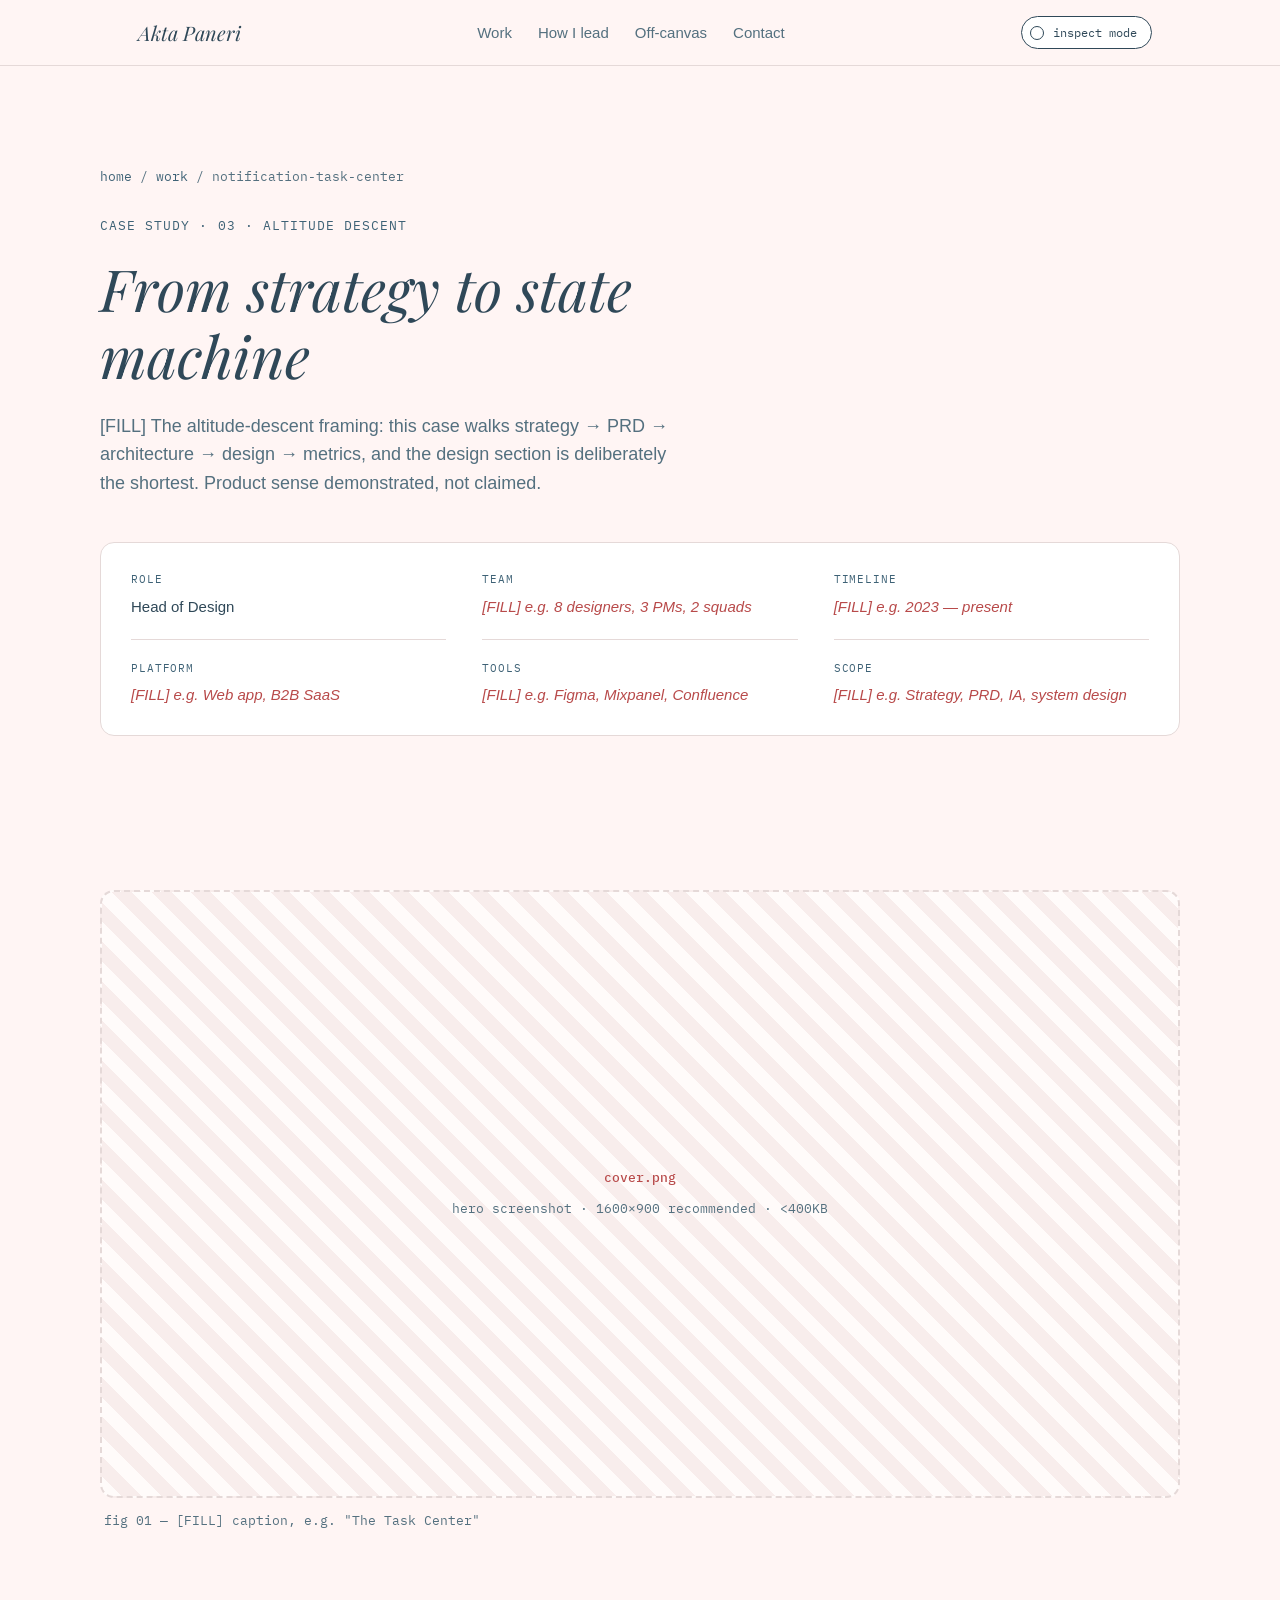
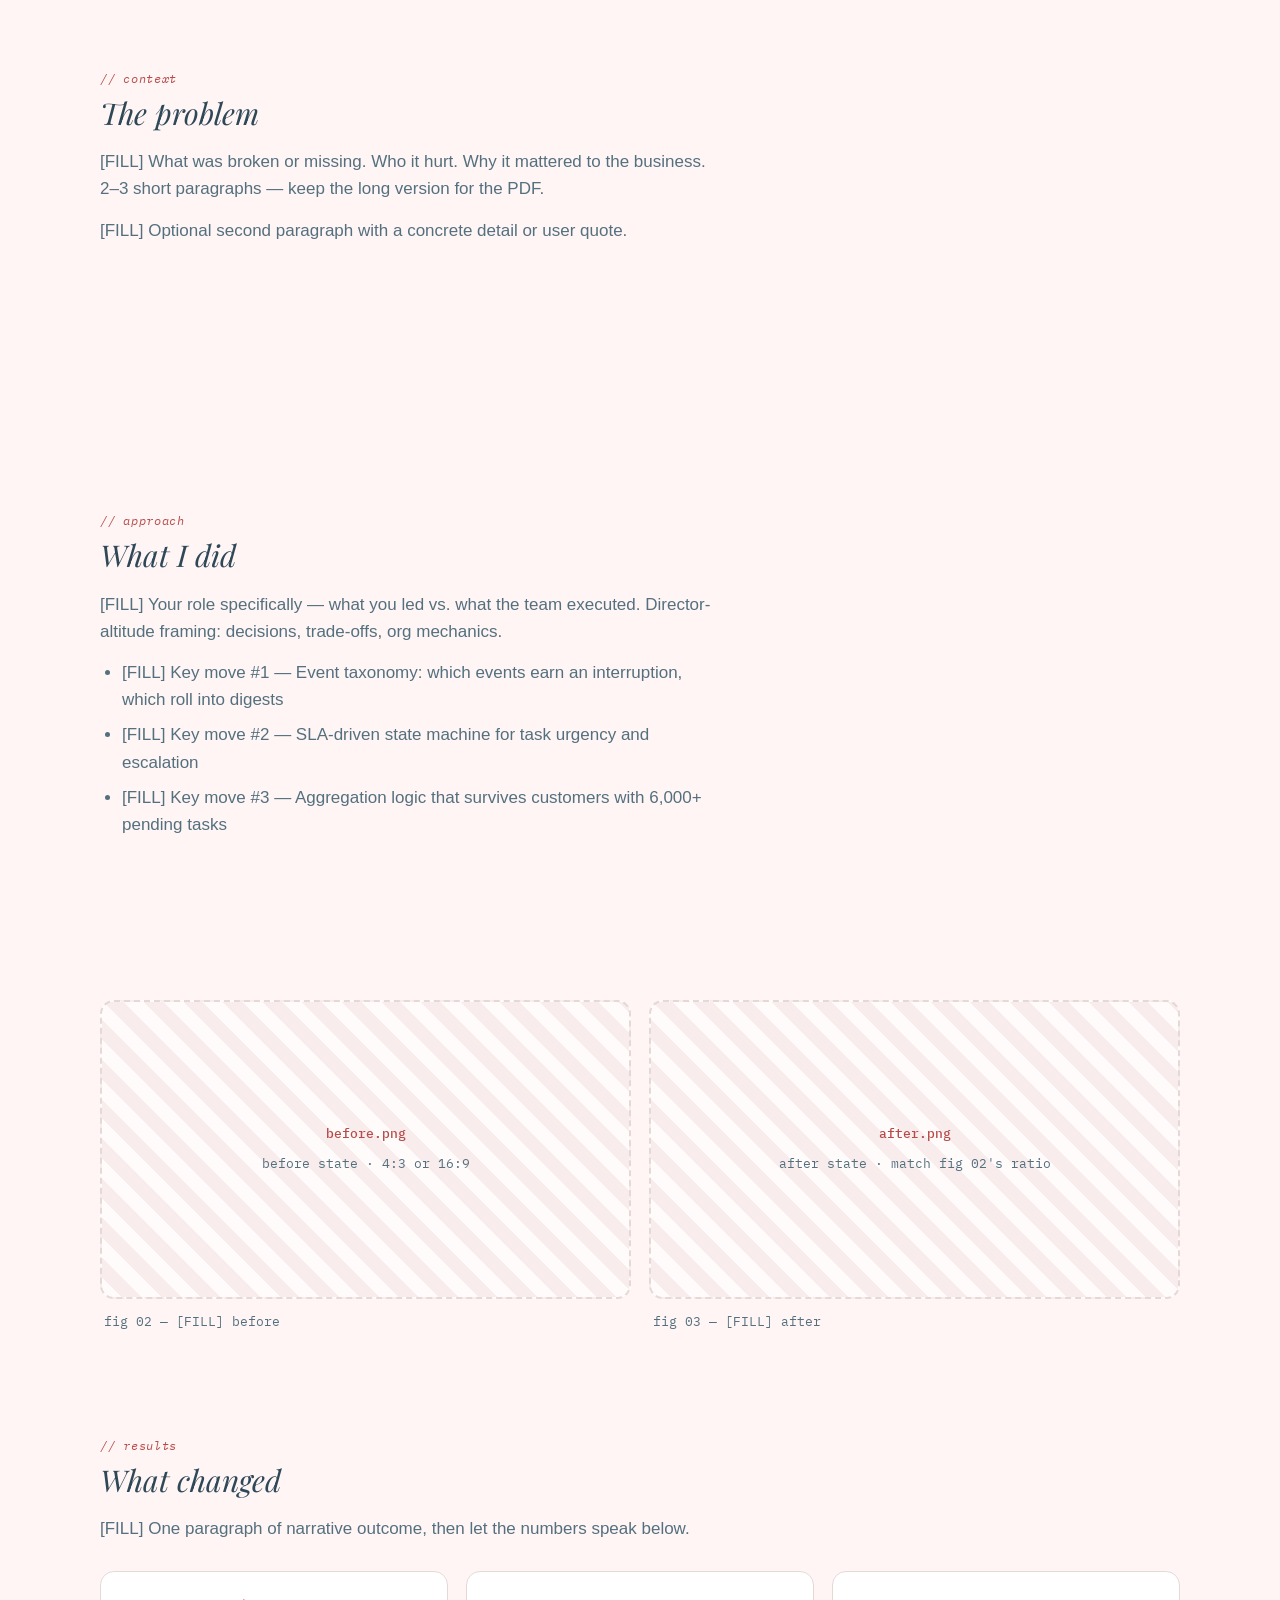
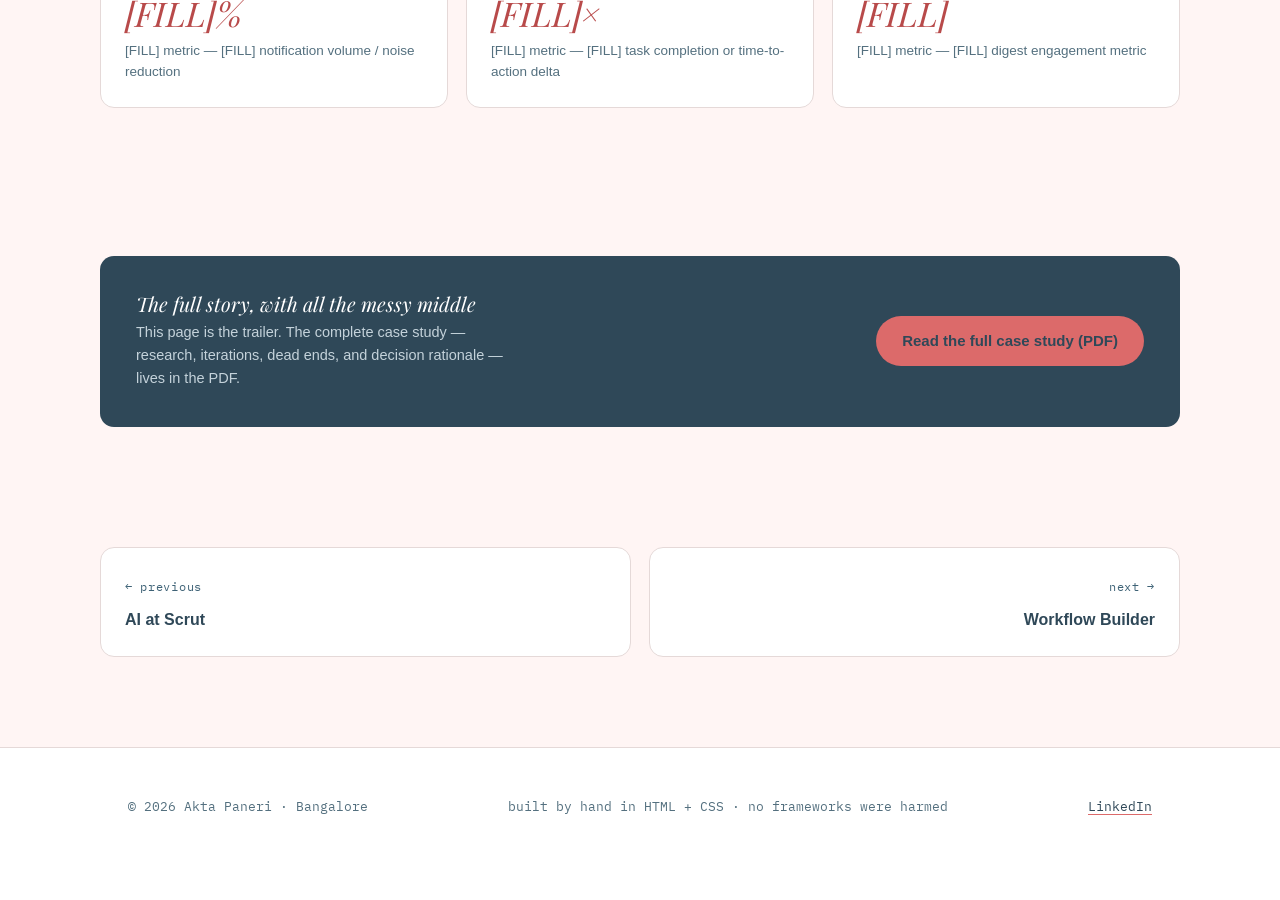
<file: projects/notification-task-center.html>
<!DOCTYPE html>
<html lang="en">
<head>
<meta charset="UTF-8">
<meta name="viewport" content="width=device-width, initial-scale=1.0">

<!-- ============================================================
     METADATA — fill these in per project. Everything marked
     [FILL] is yours to replace. Delete these comments when done.
     ============================================================ -->
<title>Notification + Task Center — Case Study · Akta Paneri</title>
<meta name="description" content="[FILL] One-sentence summary of the Notification and Task Center for search engines, ~150 characters.">
<meta property="og:title" content="Notification + Task Center — Case Study · Akta Paneri">
<meta property="og:description" content="[FILL] Same one-liner, for link previews on LinkedIn/Slack.">
<meta property="og:type" content="article">
<meta property="og:url" content="https://aktapaneri.com/projects/notification-task-center.html">
<meta property="og:image" content="https://aktapaneri.com/assets/notification-task-center/cover.png"><!-- [FILL] 1200x630 cover image -->

<link rel="preconnect" href="https://fonts.googleapis.com">
<link rel="preconnect" href="https://fonts.gstatic.com" crossorigin>
<link href="https://fonts.googleapis.com/css2?family=Playfair+Display:ital,wght@0,500;0,700;0,800;1,500&family=Spline+Sans:wght@400;500;600&family=IBM+Plex+Mono:ital,wght@0,400;0,500;1,400&display=swap" rel="stylesheet">
<link rel="stylesheet" href="../styles.css">
</head>
<body>

<input type="checkbox" id="inspect" aria-label="Toggle inspect mode — reveals design specs across the page">

<div class="page">

<header>
  <nav class="nav" aria-label="Main">
    <a class="logo" href="../index.html"><span class="daub" aria-hidden="true"></span>Akta Paneri</a>
    <ul class="nav-links">
      <li><a href="../index.html#work">Work</a></li>
      <li><a href="../index.html#how">How I lead</a></li>
      <li><a href="../index.html#beyond">Off-canvas</a></li>
      <li><a href="../index.html#contact">Contact</a></li>
    </ul>
    <label class="inspect-label" for="inspect" title="Reveal the design specs of this very page">
      <span class="dot" aria-hidden="true"></span> inspect mode
    </label>
  </nav>
</header>

<main>

  <!-- PROJECT HERO -->
  <section class="project-hero wrap">
    <p class="breadcrumb"><a href="../index.html">home</a> / <a href="../index.html#work">work</a> / notification-task-center</p>
    <p class="eyebrow">CASE STUDY · 03 · ALTITUDE DESCENT</p>
    <h1 class="spec-target">
      <span class="spec h1-type">font: Playfair Display / clamp(34–58px)</span>
      From strategy to state machine
    </h1>
    <p class="lede">[FILL] The altitude-descent framing: this case walks strategy → PRD → architecture → design → metrics, and the design section is deliberately the shortest. Product sense demonstrated, not claimed.</p>

    <!-- METADATA SHEET — the fill-in spec block -->
    <dl class="meta-sheet meta-grid spec-target">
      <span class="spec card-pad">component: meta-sheet · 3-col grid</span>
      <div class="meta-item">
        <dt>Role</dt>
        <dd>Head of Design</dd>
      </div>
      <div class="meta-item">
        <dt>Team</dt>
        <dd><span class="todo">[FILL] e.g. 8 designers, 3 PMs, 2 squads</span></dd>
      </div>
      <div class="meta-item">
        <dt>Timeline</dt>
        <dd><span class="todo">[FILL] e.g. 2023 — present</span></dd>
      </div>
      <div class="meta-item">
        <dt>Platform</dt>
        <dd><span class="todo">[FILL] e.g. Web app, B2B SaaS</span></dd>
      </div>
      <div class="meta-item">
        <dt>Tools</dt>
        <dd><span class="todo">[FILL] e.g. Figma, Mixpanel, Confluence</span></dd>
      </div>
      <div class="meta-item">
        <dt>Scope</dt>
        <dd><span class="todo">[FILL] e.g. Strategy, PRD, IA, system design</span></dd>
      </div>
    </dl>
  </section>

  <!-- CASE BODY -->
  <div class="case-body wrap">

    <!-- COVER SHOT -->
    <figure class="shot">
      <!-- When you have the image, delete the .placeholder div and
           uncomment the .frame block below. Put images in /assets/notification-task-center/ -->
      <div class="placeholder">
        <b>cover.png</b>
        <span>hero screenshot · 1600×900 recommended · &lt;400KB</span>
      </div>
      <!--
      <div class="frame">
        <img src="../assets/notification-task-center/cover.png" alt="[FILL] Describe what's visible — e.g. Task Center showing aggregated notifications and SLA states" loading="lazy">
      </div>
      -->
      <figcaption>fig 01 — [FILL] caption, e.g. "The Task Center"</figcaption>
    </figure>

    <section class="case-section">
      <h2><span class="kicker">// context</span>The problem</h2>
      <p>[FILL] What was broken or missing. Who it hurt. Why it mattered to the business. 2–3 short paragraphs — keep the long version for the PDF.</p>
      <p>[FILL] Optional second paragraph with a concrete detail or user quote.</p>
    </section>

    <section class="case-section">
      <h2><span class="kicker">// approach</span>What I did</h2>
      <p>[FILL] Your role specifically — what you led vs. what the team executed. Director-altitude framing: decisions, trade-offs, org mechanics.</p>
      <ul>
        <li>[FILL] Key move #1 — Event taxonomy: which events earn an interruption, which roll into digests</li>
        <li>[FILL] Key move #2 — SLA-driven state machine for task urgency and escalation</li>
        <li>[FILL] Key move #3 — Aggregation logic that survives customers with 6,000+ pending tasks</li>
      </ul>
    </section>

    <!-- SCREENSHOT PAIR -->
    <div class="shot-pair">
      <figure class="shot">
        <div class="placeholder"><b>before.png</b><span>before state · 4:3 or 16:9</span></div>
        <figcaption>fig 02 — [FILL] before</figcaption>
      </figure>
      <figure class="shot">
        <div class="placeholder"><b>after.png</b><span>after state · match fig 02's ratio</span></div>
        <figcaption>fig 03 — [FILL] after</figcaption>
      </figure>
    </div>

    <section class="case-section">
      <h2><span class="kicker">// results</span>What changed</h2>
      <p>[FILL] One paragraph of narrative outcome, then let the numbers speak below.</p>
      <div class="outcomes">
        <div class="outcome">
          <div class="num">[FILL]%</div>
          <div class="label">[FILL] metric — [FILL] notification volume / noise reduction</div>
        </div>
        <div class="outcome">
          <div class="num">[FILL]×</div>
          <div class="label">[FILL] metric — [FILL] task completion or time-to-action delta</div>
        </div>
        <div class="outcome">
          <div class="num">[FILL]</div>
          <div class="label">[FILL] metric — [FILL] digest engagement metric</div>
        </div>
      </div>
    </section>

    <!-- PDF CASE STUDY -->
    <div class="pdf-banner spec-target">
      <span class="spec card-pad">component: pdf-banner · bg: --ink</span>
      <div>
        <h3>The full story, with all the messy middle</h3>
        <p>This page is the trailer. The complete case study — research, iterations, dead ends, and decision rationale — lives in the PDF.</p>
      </div>
      <!-- [FILL] drop your PDF into /assets/notification-task-center/ and update the filename -->
      <a class="btn btn-primary" href="../assets/notification-task-center/case-study.pdf" target="_blank" rel="noopener">Read the full case study (PDF)</a>
    </div>

  </div>

  <!-- PREV / NEXT -->
  <nav class="project-nav wrap" aria-label="More projects">
    <a href="ai-at-scrut.html">
      <span class="dir">← previous</span>
      <div class="title">AI at Scrut</div>
    </a>
    <a class="next" href="workflow-builder.html">
      <span class="dir">next →</span>
      <div class="title">Workflow Builder</div>
    </a>
  </nav>

</main>

<footer>
  <div class="wrap footer-row">
    <span>© 2026 Akta Paneri · Bangalore</span>
    <span>built by hand in HTML + CSS · no frameworks were harmed</span>
    <span><a href="https://www.linkedin.com/in/aktapaneri" rel="me">LinkedIn</a></span>
  </div>
  <div class="cat" title="quality assurance lead" aria-hidden="true"><div class="f1"></div><div class="f2"></div></div>
  <div class="kitten" title="junior QA (intern)" aria-hidden="true"><div class="f1"></div><div class="f2"></div></div>
</footer>

<span class="grid-note">inspect mode: on · grid 8px · tokens visible</span>

</div><!-- /.page -->

</body>
</html>
</file>
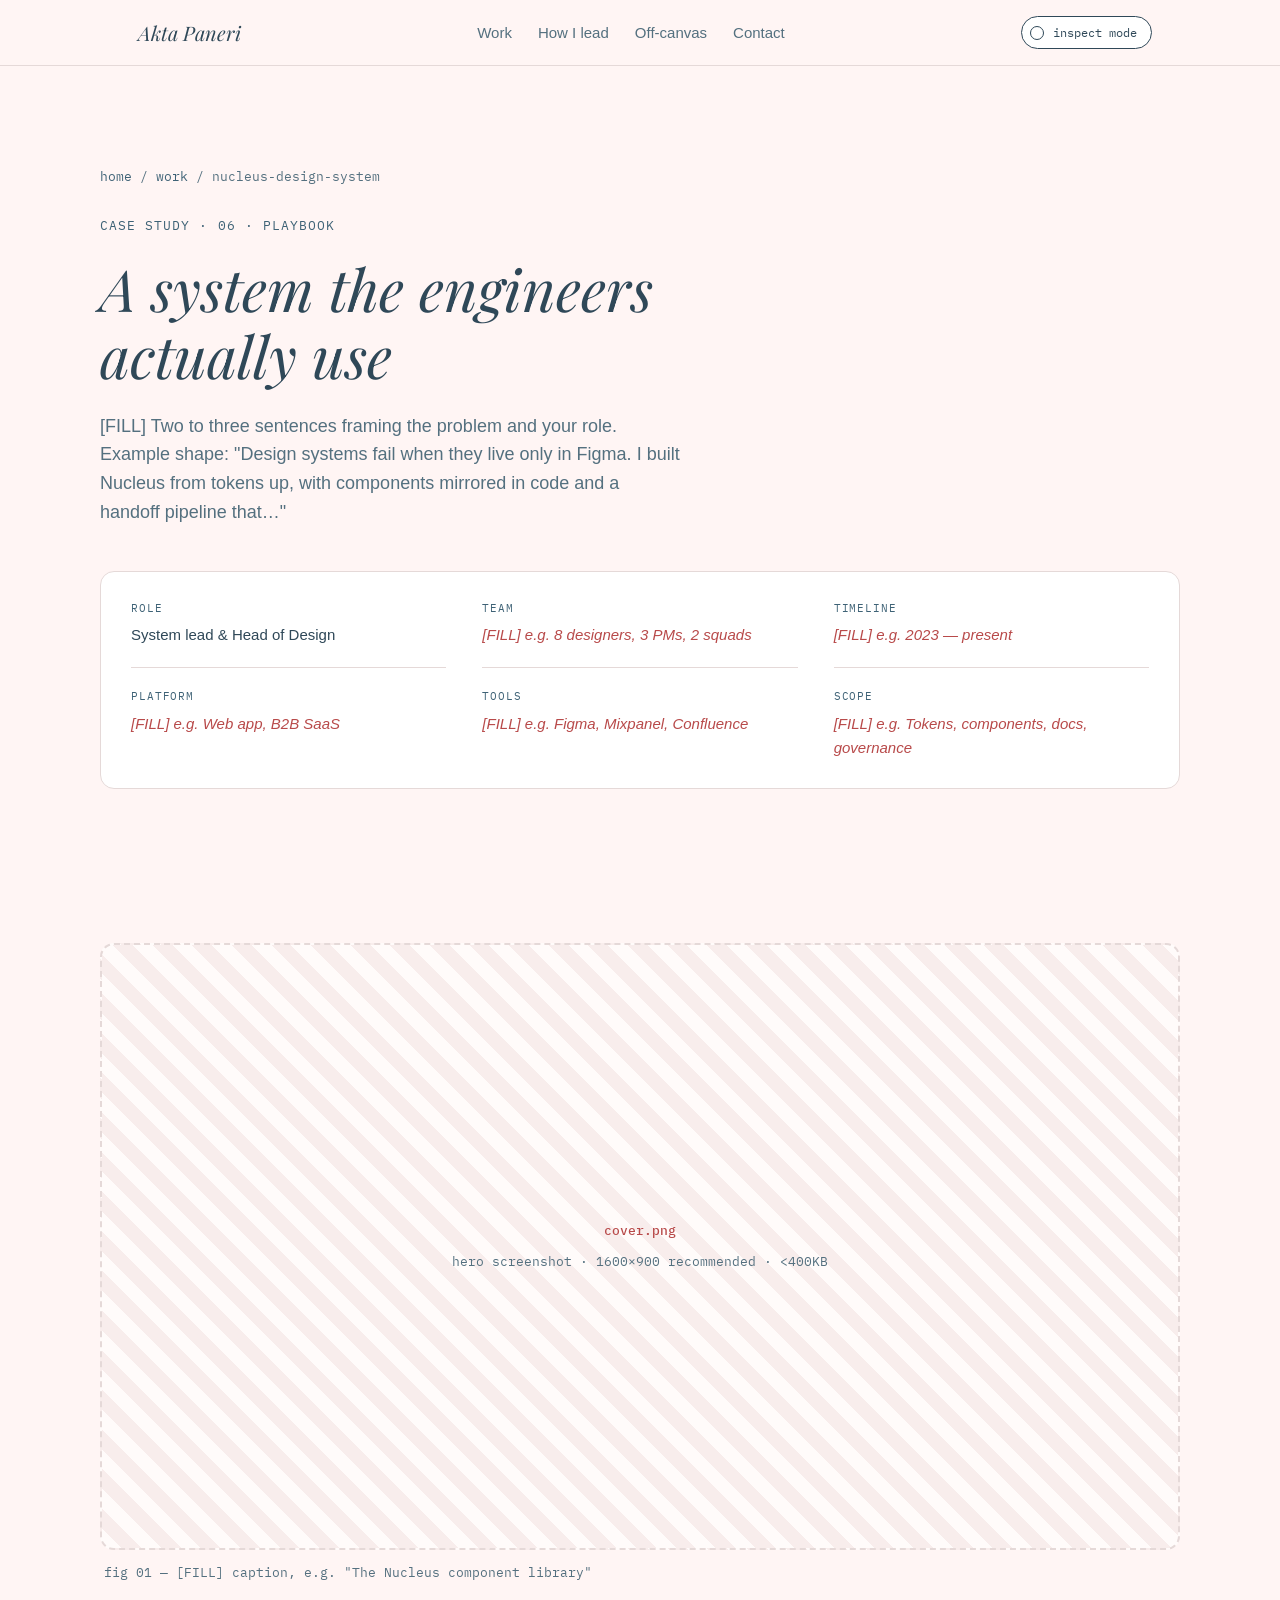
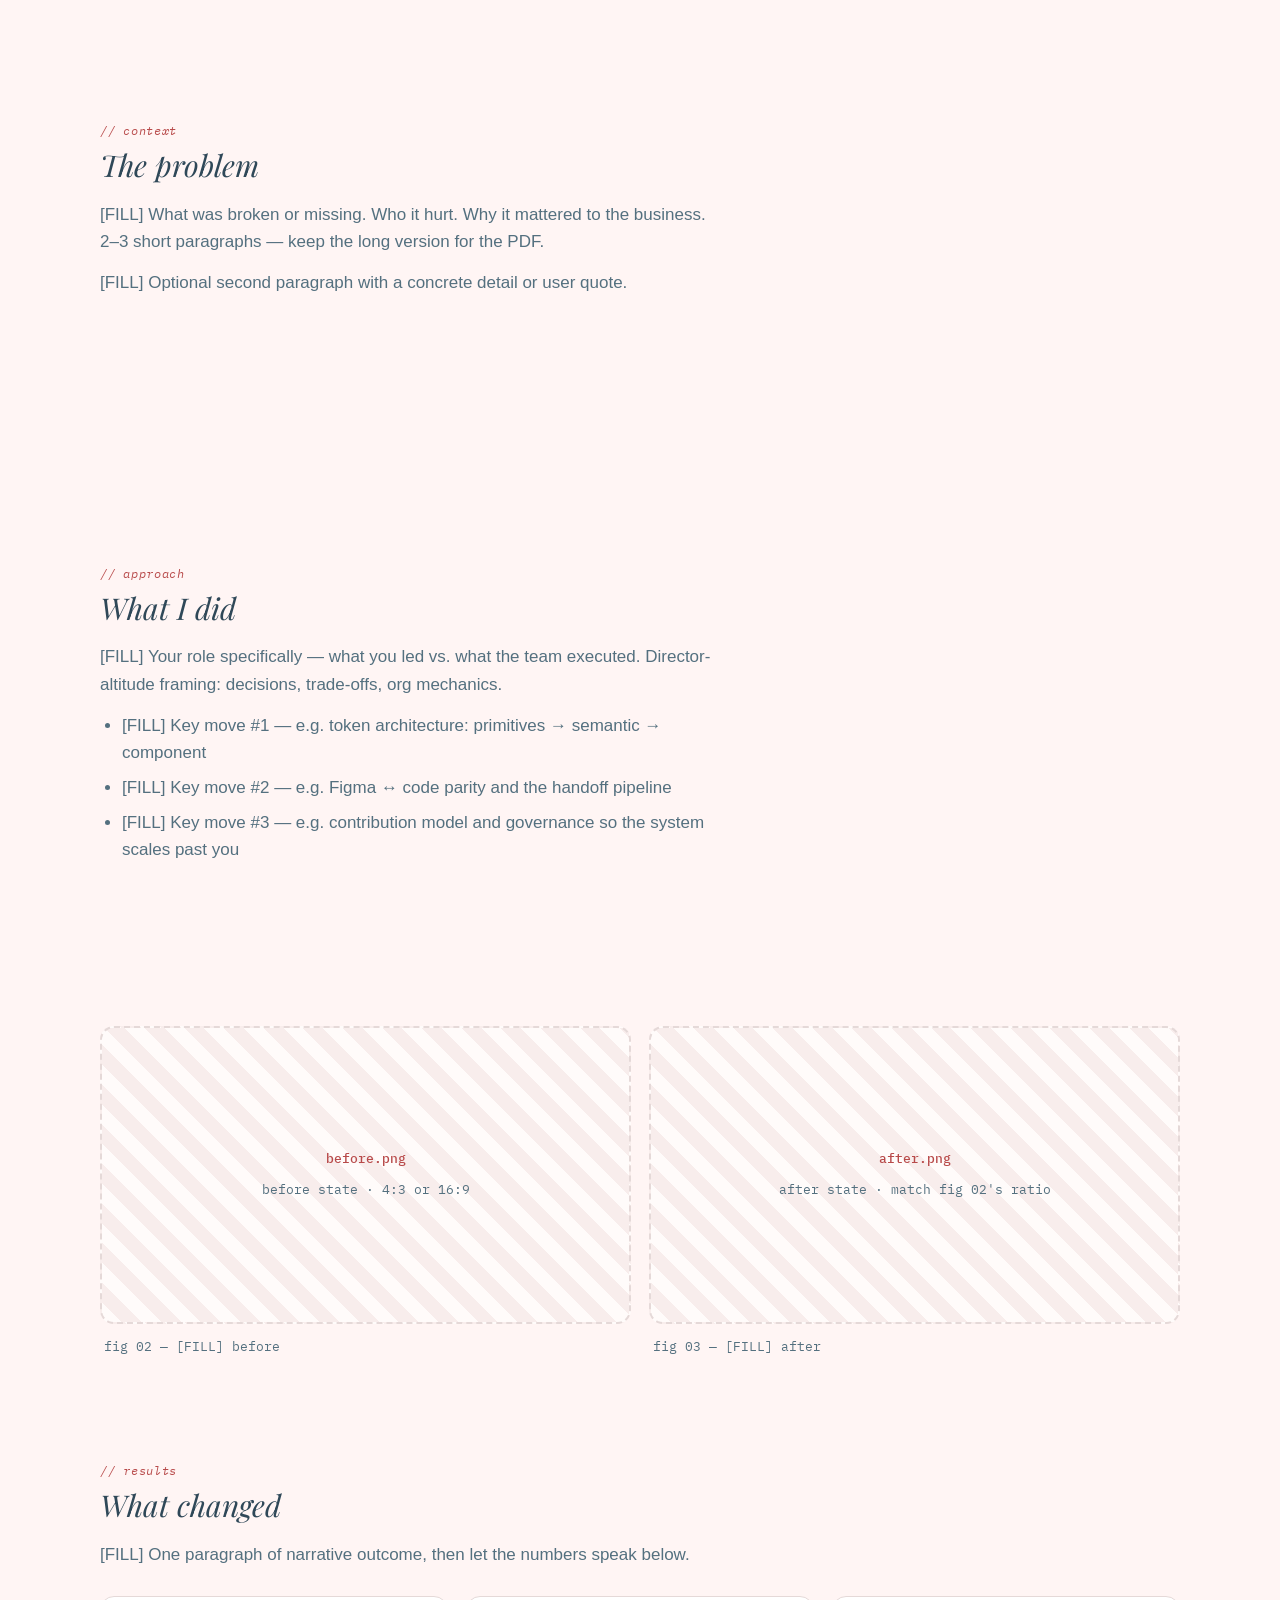
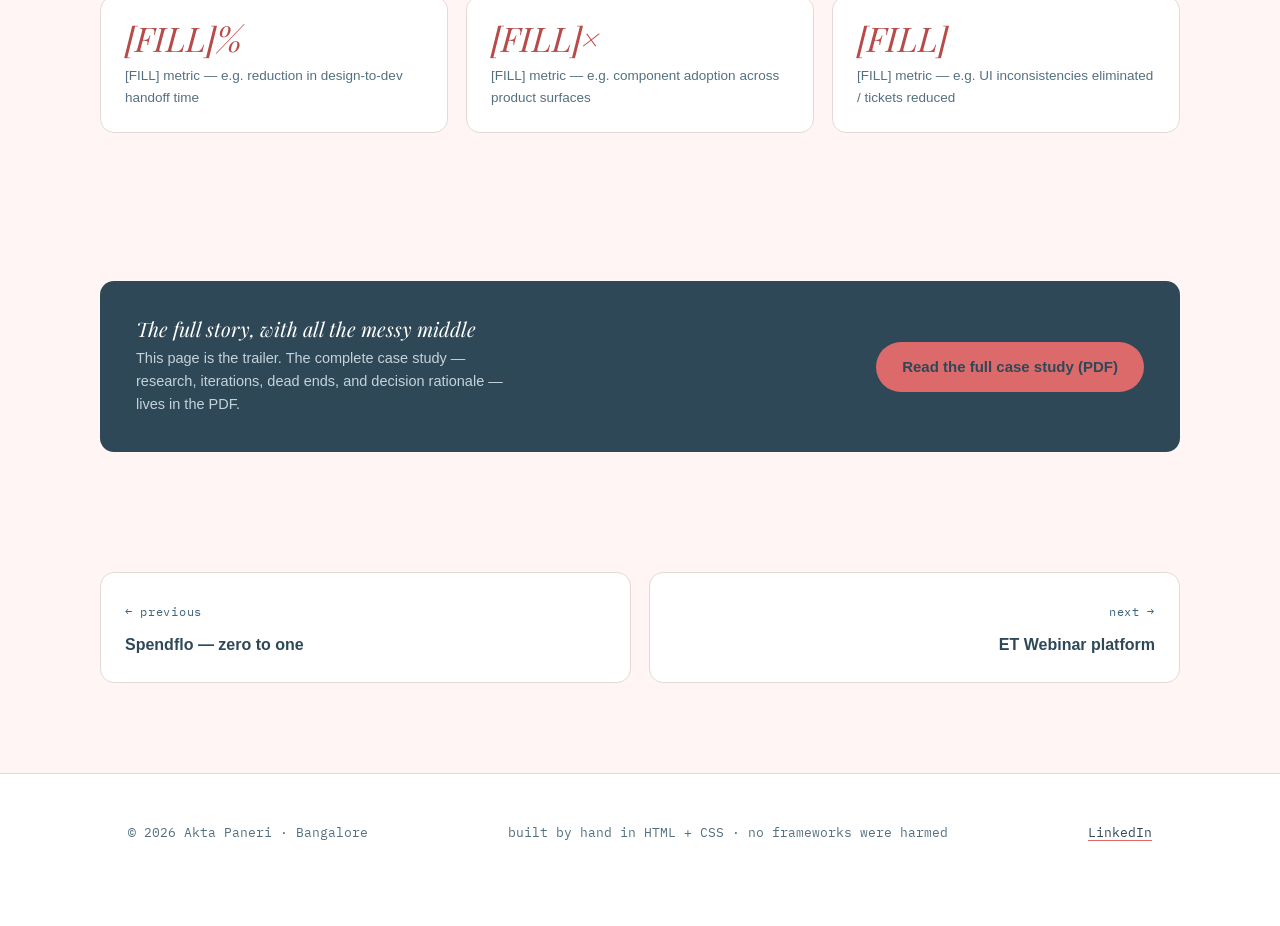
<file: projects/nucleus-design-system.html>
<!DOCTYPE html>
<html lang="en">
<head>
<meta charset="UTF-8">
<meta name="viewport" content="width=device-width, initial-scale=1.0">

<!-- ============================================================
     METADATA — fill these in per project. Everything marked
     [FILL] is yours to replace. Delete these comments when done.
     ============================================================ -->
<title>Nucleus Design System — Case Study · Akta Paneri</title>
<meta name="description" content="[FILL] One-sentence summary of the Nucleus design system for search engines, ~150 characters.">
<meta property="og:title" content="Nucleus Design System — Case Study · Akta Paneri">
<meta property="og:description" content="[FILL] Same one-liner, for link previews on LinkedIn/Slack.">
<meta property="og:type" content="article">
<meta property="og:url" content="https://aktapaneri.com/projects/nucleus-design-system.html">
<meta property="og:image" content="https://aktapaneri.com/assets/nucleus/cover.png"><!-- [FILL] 1200x630 cover image -->

<link rel="preconnect" href="https://fonts.googleapis.com">
<link rel="preconnect" href="https://fonts.gstatic.com" crossorigin>
<link href="https://fonts.googleapis.com/css2?family=Playfair+Display:ital,wght@0,500;0,700;0,800;1,500&family=Spline+Sans:wght@400;500;600&family=IBM+Plex+Mono:ital,wght@0,400;0,500;1,400&display=swap" rel="stylesheet">
<link rel="stylesheet" href="../styles.css">
</head>
<body>

<input type="checkbox" id="inspect" aria-label="Toggle inspect mode — reveals design specs across the page">

<div class="page">

<header>
  <nav class="nav" aria-label="Main">
    <a class="logo" href="../index.html"><span class="daub" aria-hidden="true"></span>Akta Paneri</a>
    <ul class="nav-links">
      <li><a href="../index.html#work">Work</a></li>
      <li><a href="../index.html#how">How I lead</a></li>
      <li><a href="../index.html#beyond">Off-canvas</a></li>
      <li><a href="../index.html#contact">Contact</a></li>
    </ul>
    <label class="inspect-label" for="inspect" title="Reveal the design specs of this very page">
      <span class="dot" aria-hidden="true"></span> inspect mode
    </label>
  </nav>
</header>

<main>

  <!-- PROJECT HERO -->
  <section class="project-hero wrap">
    <p class="breadcrumb"><a href="../index.html">home</a> / <a href="../index.html#work">work</a> / nucleus-design-system</p>
    <p class="eyebrow">CASE STUDY · 06 · PLAYBOOK</p>
    <h1 class="spec-target">
      <span class="spec h1-type">font: Playfair Display / clamp(34–58px)</span>
      A system the engineers actually use
    </h1>
    <p class="lede">[FILL] Two to three sentences framing the problem and your role. Example shape: "Design systems fail when they live only in Figma. I built Nucleus from tokens up, with components mirrored in code and a handoff pipeline that…"</p>

    <!-- METADATA SHEET — the fill-in spec block -->
    <dl class="meta-sheet meta-grid spec-target">
      <span class="spec card-pad">component: meta-sheet · 3-col grid</span>
      <div class="meta-item">
        <dt>Role</dt>
        <dd>System lead &amp; Head of Design</dd>
      </div>
      <div class="meta-item">
        <dt>Team</dt>
        <dd><span class="todo">[FILL] e.g. 8 designers, 3 PMs, 2 squads</span></dd>
      </div>
      <div class="meta-item">
        <dt>Timeline</dt>
        <dd><span class="todo">[FILL] e.g. 2023 — present</span></dd>
      </div>
      <div class="meta-item">
        <dt>Platform</dt>
        <dd><span class="todo">[FILL] e.g. Web app, B2B SaaS</span></dd>
      </div>
      <div class="meta-item">
        <dt>Tools</dt>
        <dd><span class="todo">[FILL] e.g. Figma, Mixpanel, Confluence</span></dd>
      </div>
      <div class="meta-item">
        <dt>Scope</dt>
        <dd><span class="todo">[FILL] e.g. Tokens, components, docs, governance</span></dd>
      </div>
    </dl>
  </section>

  <!-- CASE BODY -->
  <div class="case-body wrap">

    <!-- COVER SHOT -->
    <figure class="shot">
      <!-- When you have the image, delete the .placeholder div and
           uncomment the .frame block below. Put images in /assets/nucleus/ -->
      <div class="placeholder">
        <b>cover.png</b>
        <span>hero screenshot · 1600×900 recommended · &lt;400KB</span>
      </div>
      <!--
      <div class="frame">
        <img src="../assets/nucleus/cover.png" alt="[FILL] Describe what's visible — e.g. Nucleus component library overview in Figma" loading="lazy">
      </div>
      -->
      <figcaption>fig 01 — [FILL] caption, e.g. "The Nucleus component library"</figcaption>
    </figure>

    <section class="case-section">
      <h2><span class="kicker">// context</span>The problem</h2>
      <p>[FILL] What was broken or missing. Who it hurt. Why it mattered to the business. 2–3 short paragraphs — keep the long version for the PDF.</p>
      <p>[FILL] Optional second paragraph with a concrete detail or user quote.</p>
    </section>

    <section class="case-section">
      <h2><span class="kicker">// approach</span>What I did</h2>
      <p>[FILL] Your role specifically — what you led vs. what the team executed. Director-altitude framing: decisions, trade-offs, org mechanics.</p>
      <ul>
        <li>[FILL] Key move #1 — e.g. token architecture: primitives → semantic → component</li>
        <li>[FILL] Key move #2 — e.g. Figma ↔ code parity and the handoff pipeline</li>
        <li>[FILL] Key move #3 — e.g. contribution model and governance so the system scales past you</li>
      </ul>
    </section>

    <!-- SCREENSHOT PAIR -->
    <div class="shot-pair">
      <figure class="shot">
        <div class="placeholder"><b>before.png</b><span>before state · 4:3 or 16:9</span></div>
        <figcaption>fig 02 — [FILL] before</figcaption>
      </figure>
      <figure class="shot">
        <div class="placeholder"><b>after.png</b><span>after state · match fig 02's ratio</span></div>
        <figcaption>fig 03 — [FILL] after</figcaption>
      </figure>
    </div>

    <section class="case-section">
      <h2><span class="kicker">// results</span>What changed</h2>
      <p>[FILL] One paragraph of narrative outcome, then let the numbers speak below.</p>
      <div class="outcomes">
        <div class="outcome">
          <div class="num">[FILL]%</div>
          <div class="label">[FILL] metric — e.g. reduction in design-to-dev handoff time</div>
        </div>
        <div class="outcome">
          <div class="num">[FILL]×</div>
          <div class="label">[FILL] metric — e.g. component adoption across product surfaces</div>
        </div>
        <div class="outcome">
          <div class="num">[FILL]</div>
          <div class="label">[FILL] metric — e.g. UI inconsistencies eliminated / tickets reduced</div>
        </div>
      </div>
    </section>

    <!-- PDF CASE STUDY -->
    <div class="pdf-banner spec-target">
      <span class="spec card-pad">component: pdf-banner · bg: --ink</span>
      <div>
        <h3>The full story, with all the messy middle</h3>
        <p>This page is the trailer. The complete case study — research, iterations, dead ends, and decision rationale — lives in the PDF.</p>
      </div>
      <!-- [FILL] drop your PDF into /assets/nucleus/ and update the filename -->
      <a class="btn btn-primary" href="../assets/nucleus/case-study.pdf" target="_blank" rel="noopener">Read the full case study (PDF)</a>
    </div>

  </div>

  <!-- PREV / NEXT -->
  <nav class="project-nav wrap" aria-label="More projects">
    <a href="spendflo.html">
      <span class="dir">← previous</span>
      <div class="title">Spendflo — zero to one</div>
    </a>
    <a class="next" href="et-webinar.html">
      <span class="dir">next →</span>
      <div class="title">ET Webinar platform</div>
    </a>
  </nav>

</main>

<footer>
  <div class="wrap footer-row">
    <span>© 2026 Akta Paneri · Bangalore</span>
    <span>built by hand in HTML + CSS · no frameworks were harmed</span>
    <span><a href="https://www.linkedin.com/in/aktapaneri" rel="me">LinkedIn</a></span>
  </div>
  <div class="cat" title="quality assurance lead" aria-hidden="true"><div class="f1"></div><div class="f2"></div></div>
  <div class="kitten" title="junior QA (intern)" aria-hidden="true"><div class="f1"></div><div class="f2"></div></div>
</footer>

<span class="grid-note">inspect mode: on · grid 8px · tokens visible</span>

</div><!-- /.page -->

</body>
</html>
</file>
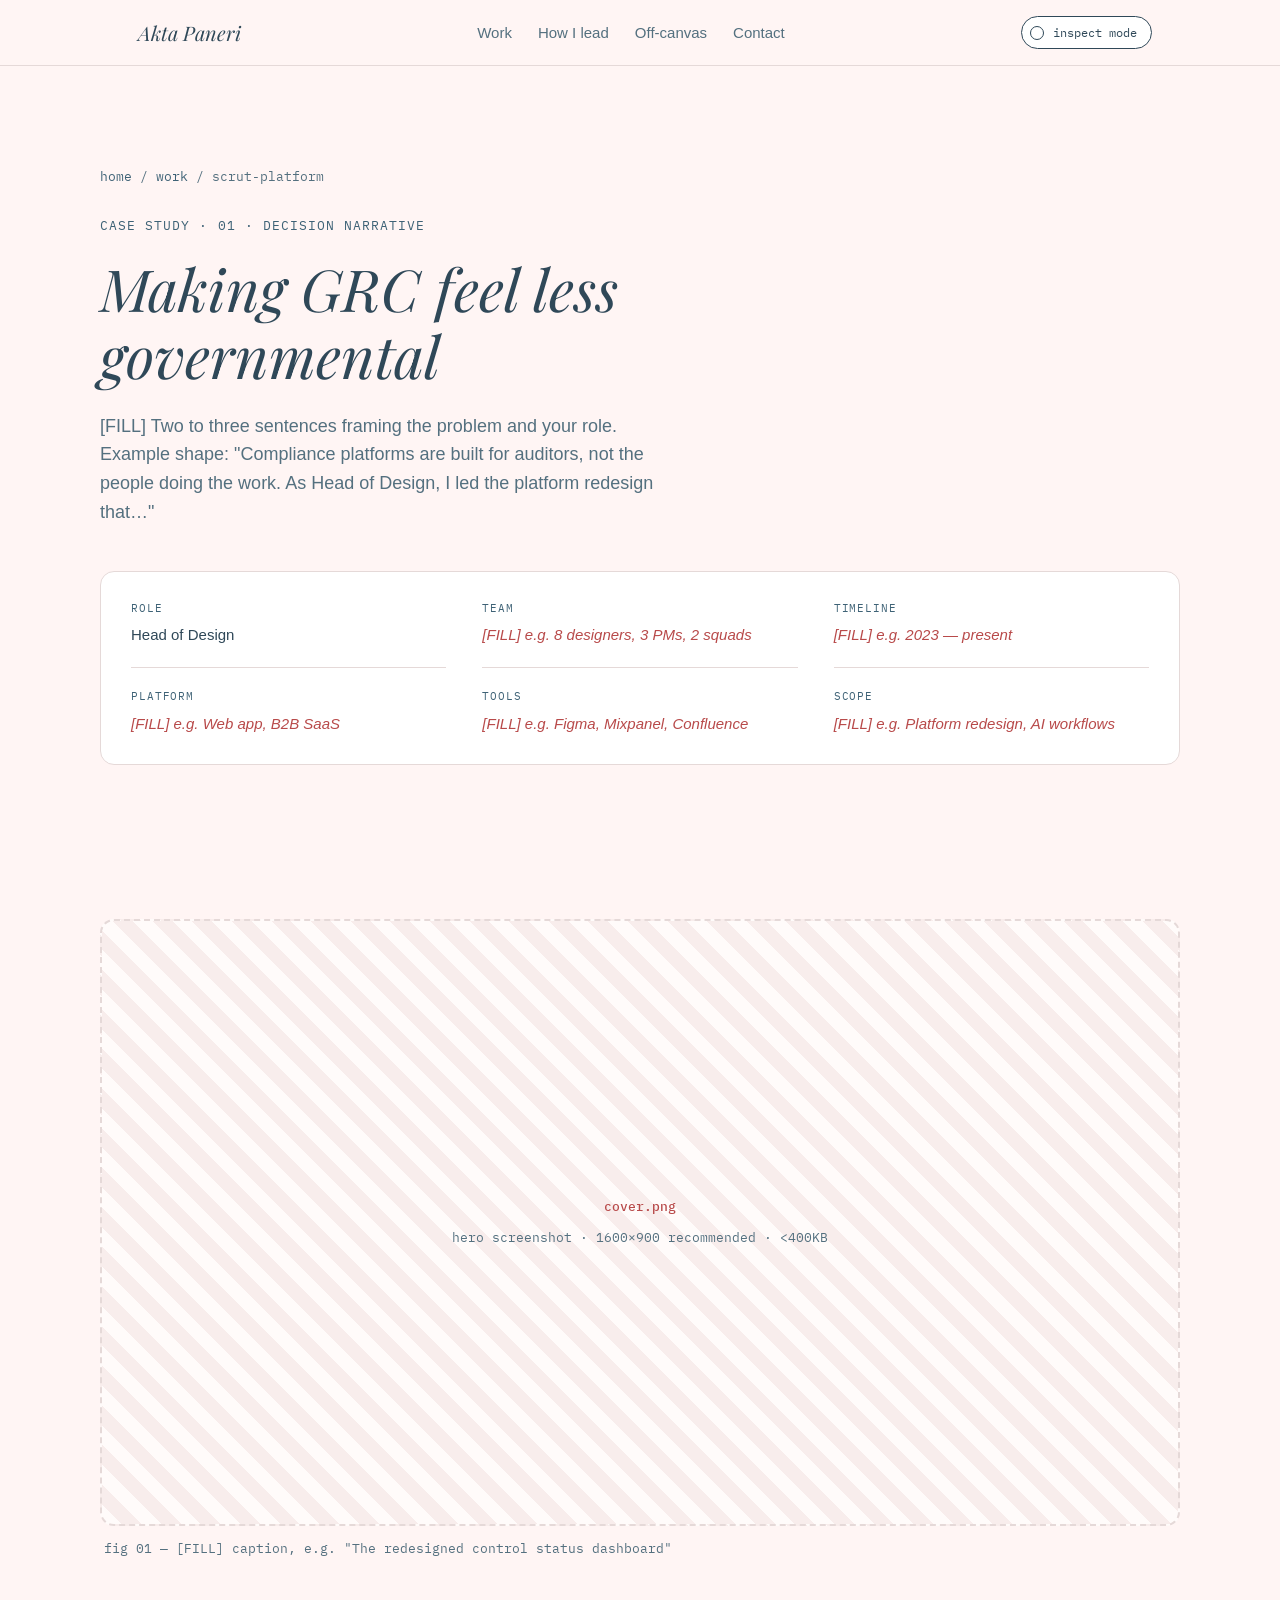
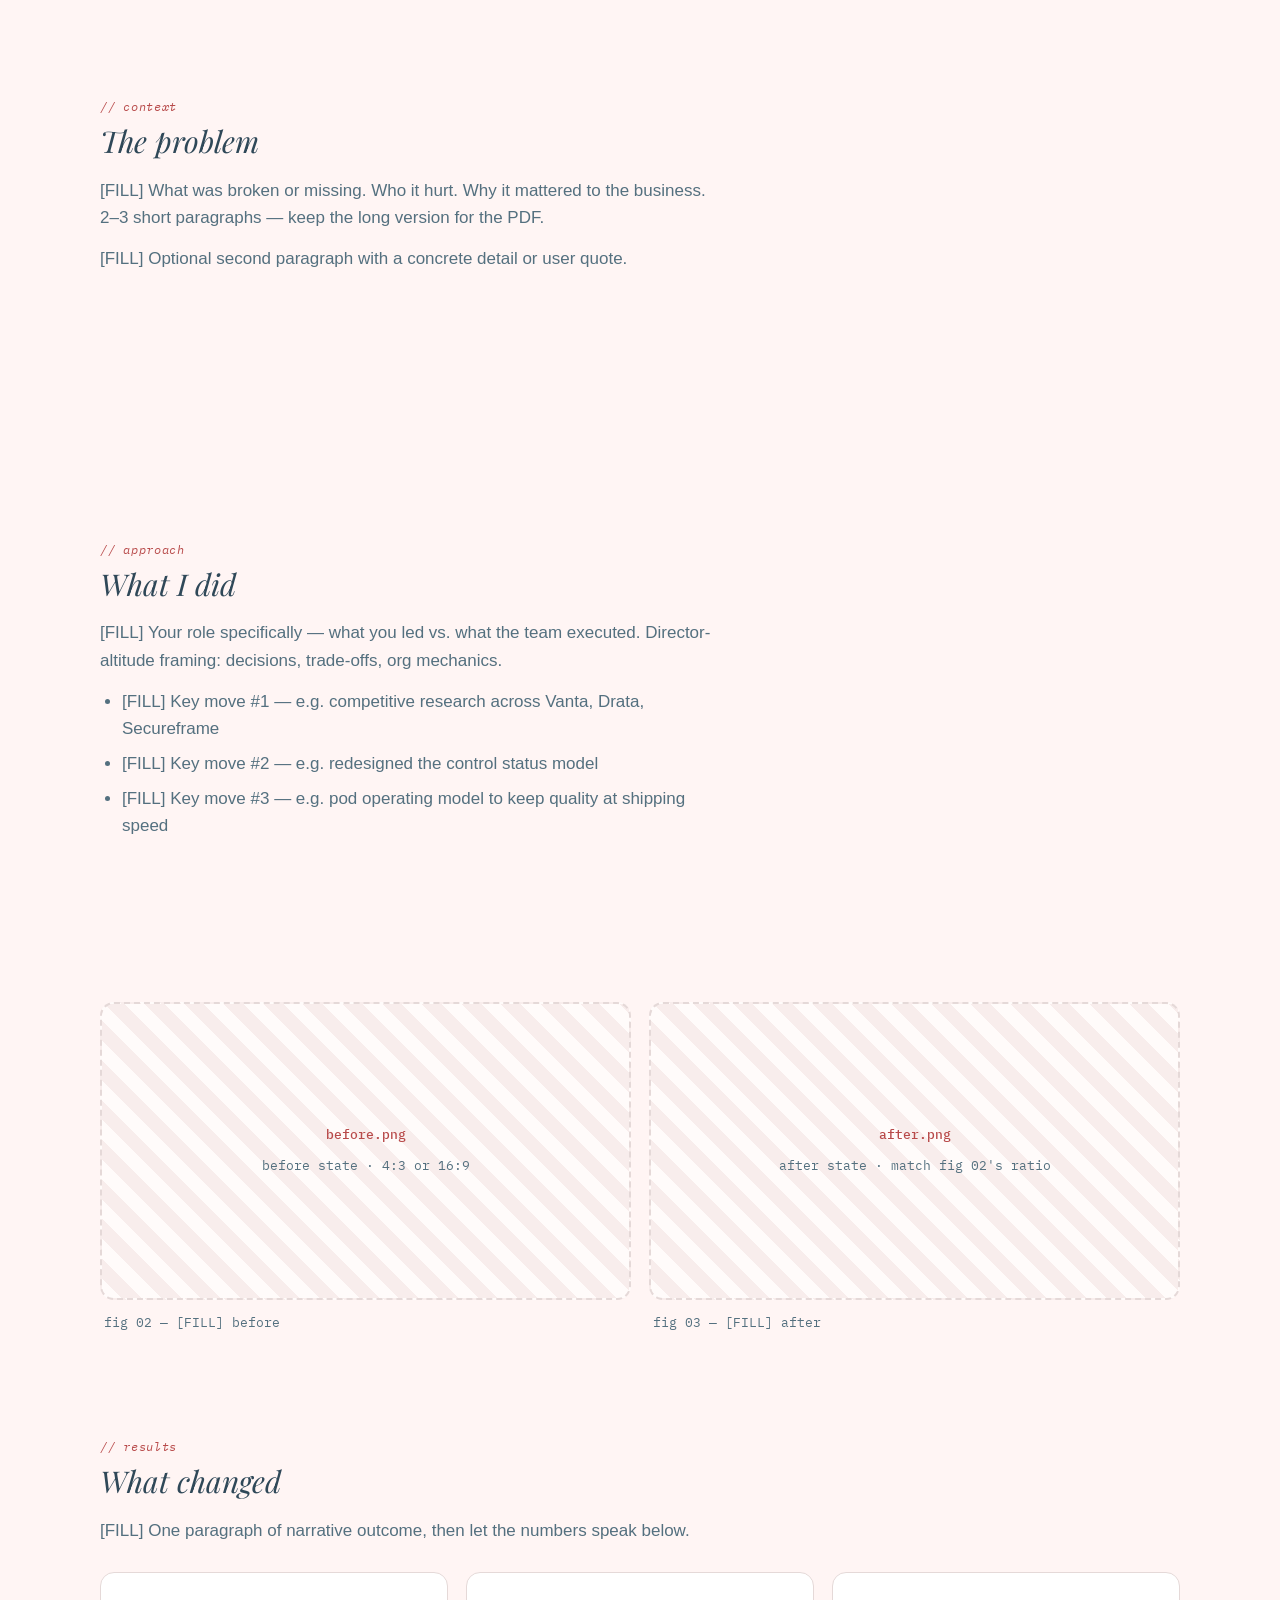
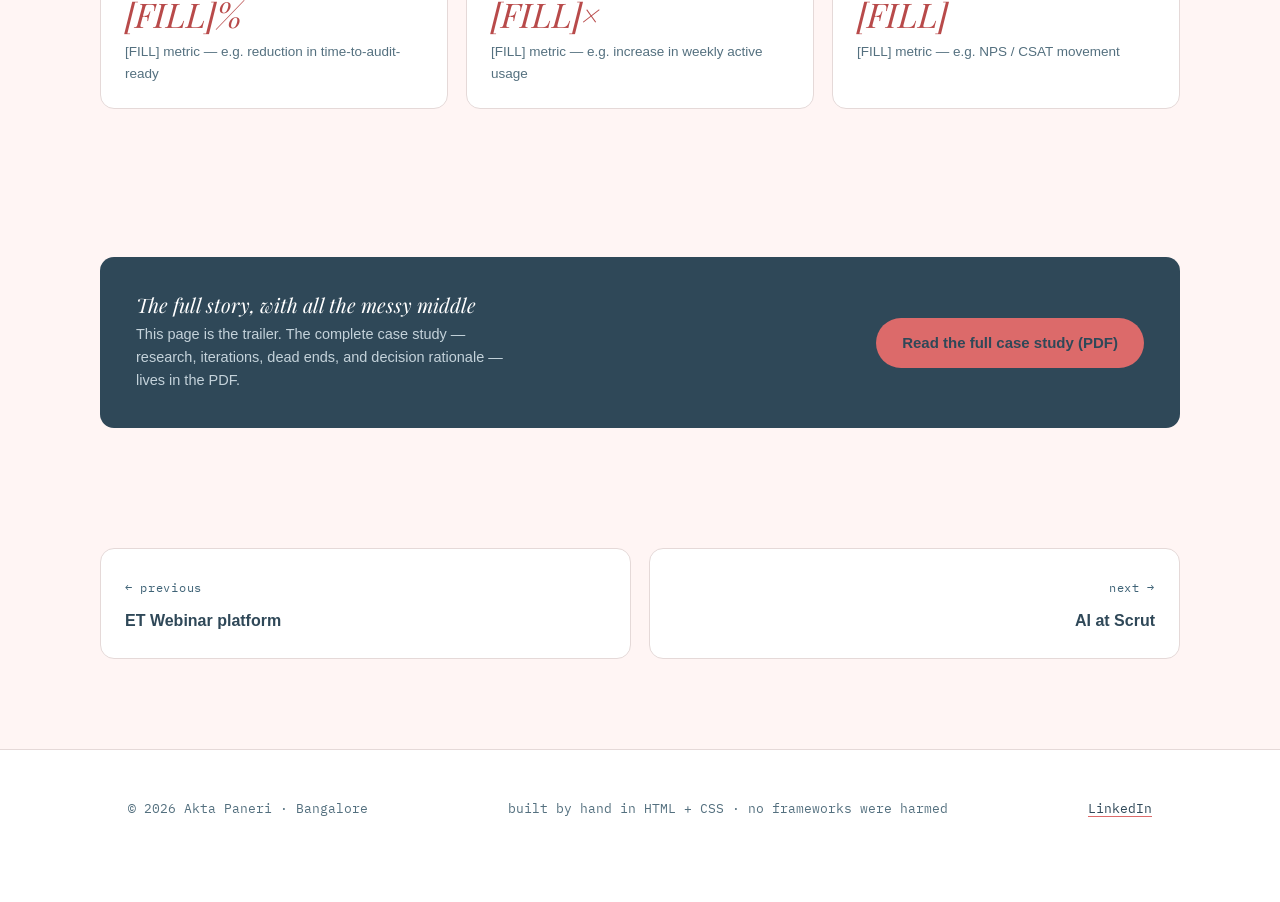
<file: projects/scrut-platform.html>
<!DOCTYPE html>
<html lang="en">
<head>
<meta charset="UTF-8">
<meta name="viewport" content="width=device-width, initial-scale=1.0">

<!-- ============================================================
     METADATA — fill these in per project. Everything marked
     [FILL] is yours to replace. Delete these comments when done.
     ============================================================ -->
<title>Scrut Platform — Case Study · Akta Paneri</title>
<meta name="description" content="[FILL] One-sentence summary of the Scrut platform redesign for search engines, ~150 characters.">
<meta property="og:title" content="Scrut Platform — Case Study · Akta Paneri">
<meta property="og:description" content="[FILL] Same one-liner, for link previews on LinkedIn/Slack.">
<meta property="og:type" content="article">
<meta property="og:url" content="https://aktapaneri.com/projects/scrut-platform.html">
<meta property="og:image" content="https://aktapaneri.com/assets/scrut-platform/cover.png"><!-- [FILL] 1200x630 cover image -->

<link rel="preconnect" href="https://fonts.googleapis.com">
<link rel="preconnect" href="https://fonts.gstatic.com" crossorigin>
<link href="https://fonts.googleapis.com/css2?family=Playfair+Display:ital,wght@0,500;0,700;0,800;1,500&family=Spline+Sans:wght@400;500;600&family=IBM+Plex+Mono:ital,wght@0,400;0,500;1,400&display=swap" rel="stylesheet">
<link rel="stylesheet" href="../styles.css">
</head>
<body>

<input type="checkbox" id="inspect" aria-label="Toggle inspect mode — reveals design specs across the page">

<div class="page">

<header>
  <nav class="nav" aria-label="Main">
    <a class="logo" href="../index.html"><span class="daub" aria-hidden="true"></span>Akta Paneri</a>
    <ul class="nav-links">
      <li><a href="../index.html#work">Work</a></li>
      <li><a href="../index.html#how">How I lead</a></li>
      <li><a href="../index.html#beyond">Off-canvas</a></li>
      <li><a href="../index.html#contact">Contact</a></li>
    </ul>
    <label class="inspect-label" for="inspect" title="Reveal the design specs of this very page">
      <span class="dot" aria-hidden="true"></span> inspect mode
    </label>
  </nav>
</header>

<main>

  <!-- PROJECT HERO -->
  <section class="project-hero wrap">
    <p class="breadcrumb"><a href="../index.html">home</a> / <a href="../index.html#work">work</a> / scrut-platform</p>
    <p class="eyebrow">CASE STUDY · 01 · DECISION NARRATIVE</p>
    <h1 class="spec-target">
      <span class="spec h1-type">font: Playfair Display / clamp(34–58px)</span>
      Making GRC feel less governmental
    </h1>
    <p class="lede">[FILL] Two to three sentences framing the problem and your role. Example shape: "Compliance platforms are built for auditors, not the people doing the work. As Head of Design, I led the platform redesign that…"</p>

    <!-- METADATA SHEET — the fill-in spec block -->
    <dl class="meta-sheet meta-grid spec-target">
      <span class="spec card-pad">component: meta-sheet · 3-col grid</span>
      <div class="meta-item">
        <dt>Role</dt>
        <dd>Head of Design</dd>
      </div>
      <div class="meta-item">
        <dt>Team</dt>
        <dd><span class="todo">[FILL] e.g. 8 designers, 3 PMs, 2 squads</span></dd>
      </div>
      <div class="meta-item">
        <dt>Timeline</dt>
        <dd><span class="todo">[FILL] e.g. 2023 — present</span></dd>
      </div>
      <div class="meta-item">
        <dt>Platform</dt>
        <dd><span class="todo">[FILL] e.g. Web app, B2B SaaS</span></dd>
      </div>
      <div class="meta-item">
        <dt>Tools</dt>
        <dd><span class="todo">[FILL] e.g. Figma, Mixpanel, Confluence</span></dd>
      </div>
      <div class="meta-item">
        <dt>Scope</dt>
        <dd><span class="todo">[FILL] e.g. Platform redesign, AI workflows</span></dd>
      </div>
    </dl>
  </section>

  <!-- CASE BODY -->
  <div class="case-body wrap">

    <!-- COVER SHOT -->
    <figure class="shot">
      <!-- When you have the image, delete the .placeholder div and
           uncomment the .frame block below. Put images in /assets/scrut-platform/ -->
      <div class="placeholder">
        <b>cover.png</b>
        <span>hero screenshot · 1600×900 recommended · &lt;400KB</span>
      </div>
      <!--
      <div class="frame">
        <img src="../assets/scrut-platform/cover.png" alt="[FILL] Describe what's visible — e.g. Scrut compliance dashboard showing control status overview" loading="lazy">
      </div>
      -->
      <figcaption>fig 01 — [FILL] caption, e.g. "The redesigned control status dashboard"</figcaption>
    </figure>

    <section class="case-section">
      <h2><span class="kicker">// context</span>The problem</h2>
      <p>[FILL] What was broken or missing. Who it hurt. Why it mattered to the business. 2–3 short paragraphs — keep the long version for the PDF.</p>
      <p>[FILL] Optional second paragraph with a concrete detail or user quote.</p>
    </section>

    <section class="case-section">
      <h2><span class="kicker">// approach</span>What I did</h2>
      <p>[FILL] Your role specifically — what you led vs. what the team executed. Director-altitude framing: decisions, trade-offs, org mechanics.</p>
      <ul>
        <li>[FILL] Key move #1 — e.g. competitive research across Vanta, Drata, Secureframe</li>
        <li>[FILL] Key move #2 — e.g. redesigned the control status model</li>
        <li>[FILL] Key move #3 — e.g. pod operating model to keep quality at shipping speed</li>
      </ul>
    </section>

    <!-- SCREENSHOT PAIR -->
    <div class="shot-pair">
      <figure class="shot">
        <div class="placeholder"><b>before.png</b><span>before state · 4:3 or 16:9</span></div>
        <figcaption>fig 02 — [FILL] before</figcaption>
      </figure>
      <figure class="shot">
        <div class="placeholder"><b>after.png</b><span>after state · match fig 02's ratio</span></div>
        <figcaption>fig 03 — [FILL] after</figcaption>
      </figure>
    </div>

    <section class="case-section">
      <h2><span class="kicker">// results</span>What changed</h2>
      <p>[FILL] One paragraph of narrative outcome, then let the numbers speak below.</p>
      <div class="outcomes">
        <div class="outcome">
          <div class="num">[FILL]%</div>
          <div class="label">[FILL] metric — e.g. reduction in time-to-audit-ready</div>
        </div>
        <div class="outcome">
          <div class="num">[FILL]×</div>
          <div class="label">[FILL] metric — e.g. increase in weekly active usage</div>
        </div>
        <div class="outcome">
          <div class="num">[FILL]</div>
          <div class="label">[FILL] metric — e.g. NPS / CSAT movement</div>
        </div>
      </div>
    </section>

    <!-- PDF CASE STUDY -->
    <div class="pdf-banner spec-target">
      <span class="spec card-pad">component: pdf-banner · bg: --ink</span>
      <div>
        <h3>The full story, with all the messy middle</h3>
        <p>This page is the trailer. The complete case study — research, iterations, dead ends, and decision rationale — lives in the PDF.</p>
      </div>
      <!-- [FILL] drop your PDF into /assets/scrut-platform/ and update the filename -->
      <a class="btn btn-primary" href="../assets/scrut-platform/case-study.pdf" target="_blank" rel="noopener">Read the full case study (PDF)</a>
    </div>

  </div>

  <!-- PREV / NEXT -->
  <nav class="project-nav wrap" aria-label="More projects">
    <a href="et-webinar.html">
      <span class="dir">← previous</span>
      <div class="title">ET Webinar platform</div>
    </a>
    <a class="next" href="ai-at-scrut.html">
      <span class="dir">next →</span>
      <div class="title">AI at Scrut</div>
    </a>
  </nav>

</main>

<footer>
  <div class="wrap footer-row">
    <span>© 2026 Akta Paneri · Bangalore</span>
    <span>built by hand in HTML + CSS · no frameworks were harmed</span>
    <span><a href="https://www.linkedin.com/in/aktapaneri" rel="me">LinkedIn</a></span>
  </div>
  <div class="cat" title="quality assurance lead" aria-hidden="true"><div class="f1"></div><div class="f2"></div></div>
  <div class="kitten" title="junior QA (intern)" aria-hidden="true"><div class="f1"></div><div class="f2"></div></div>
</footer>

<span class="grid-note">inspect mode: on · grid 8px · tokens visible</span>

</div><!-- /.page -->

</body>
</html>
</file>
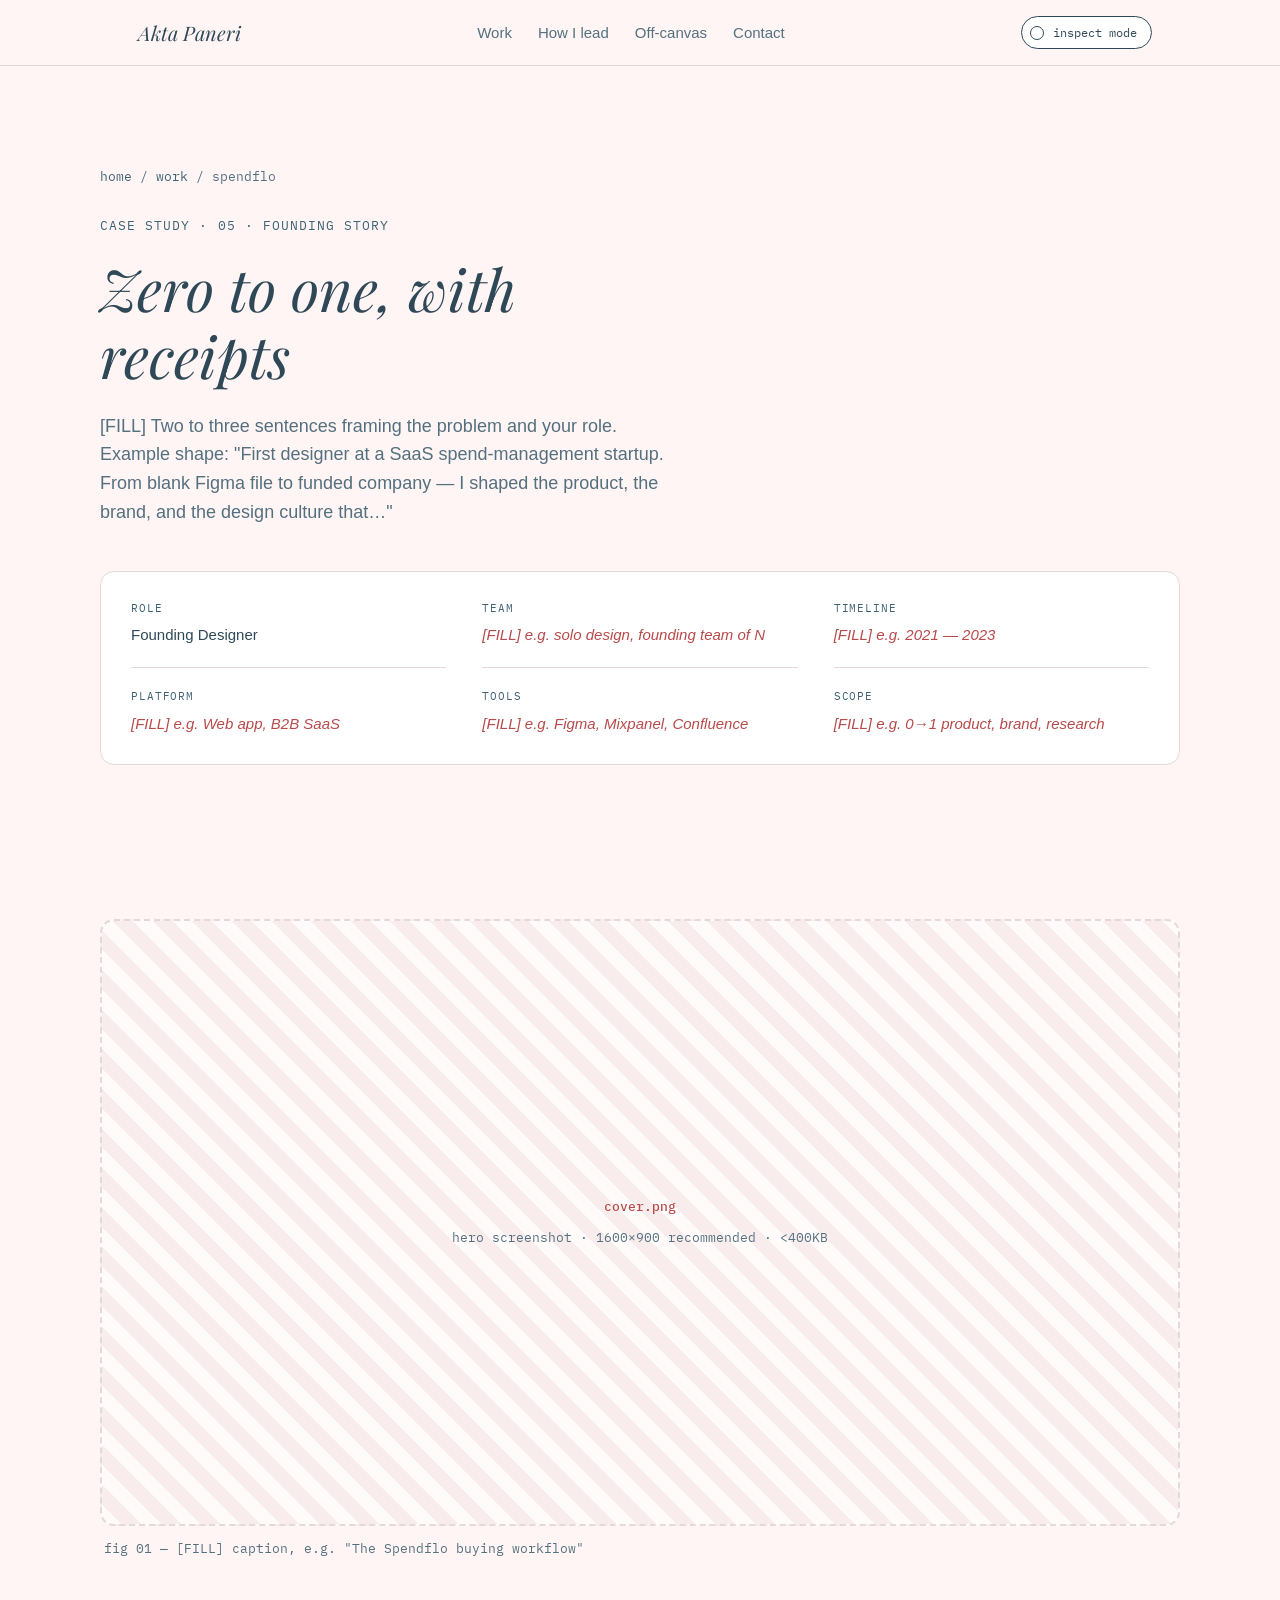
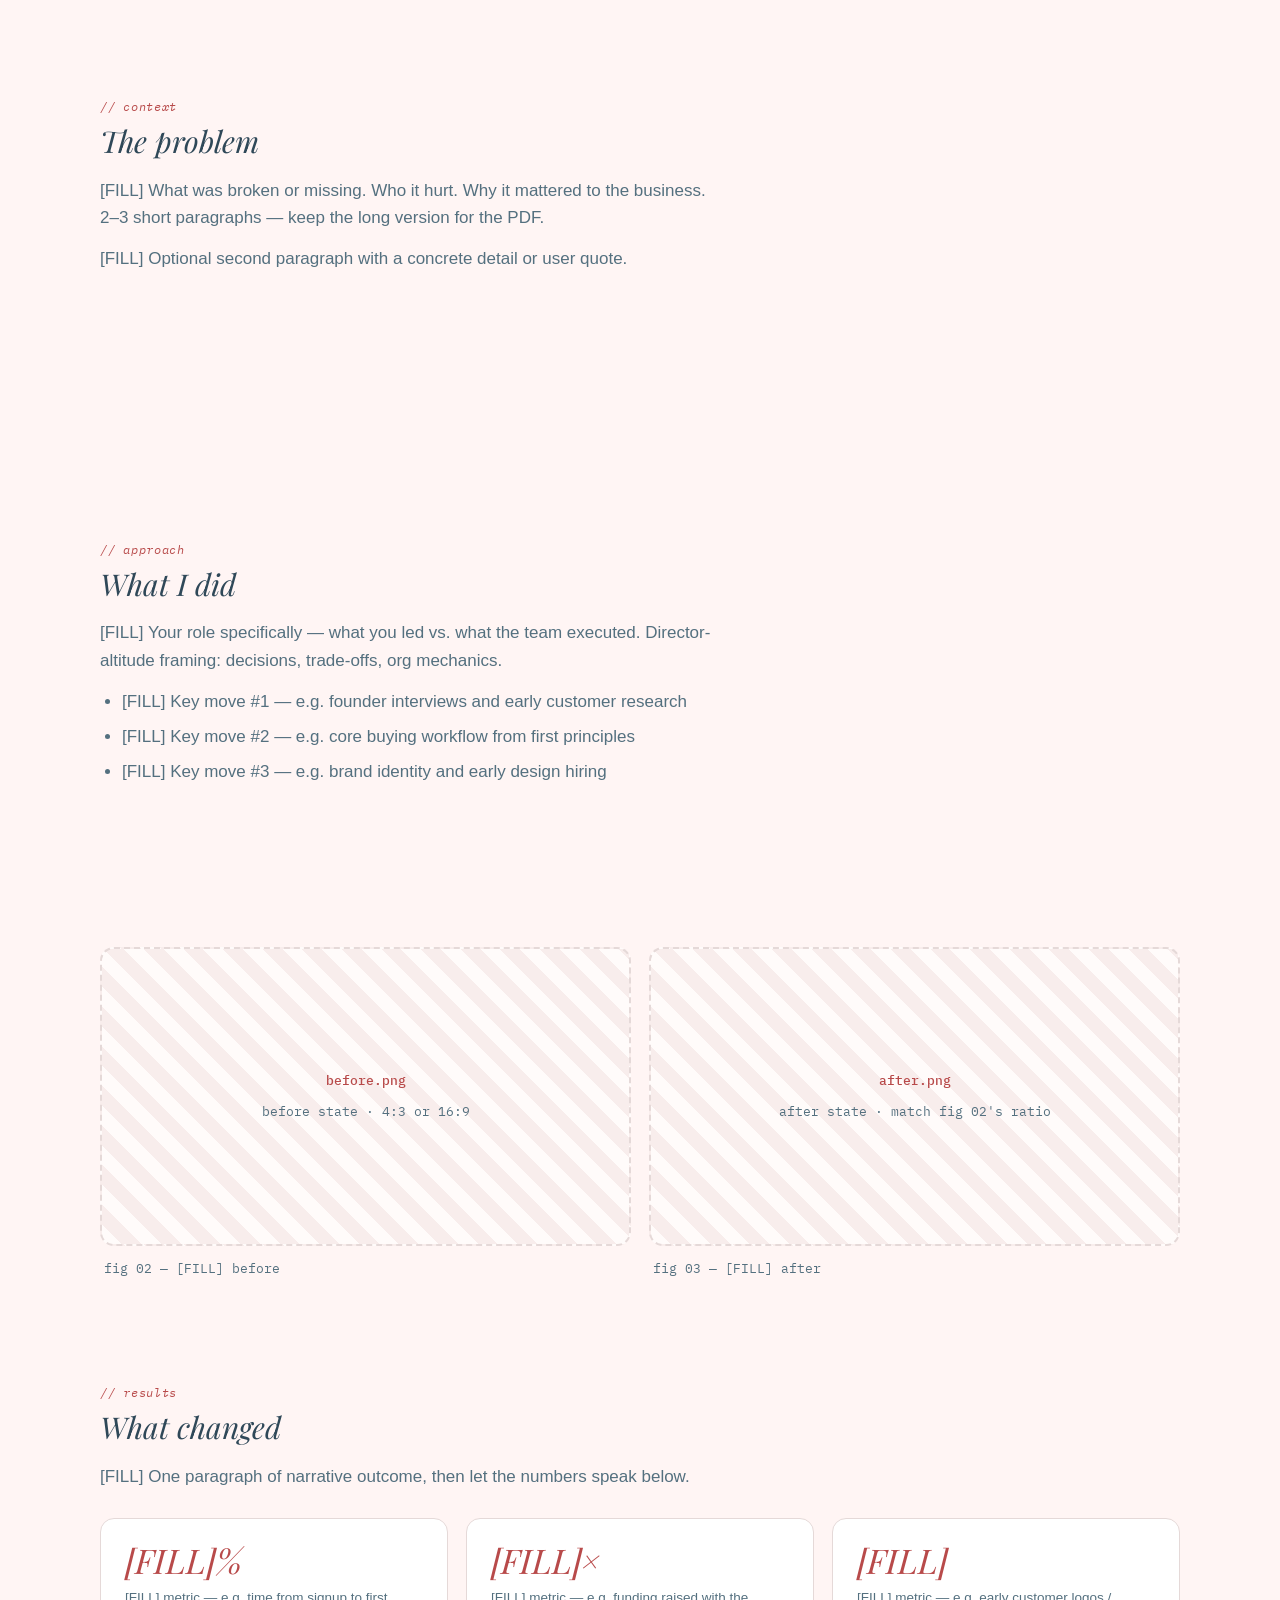
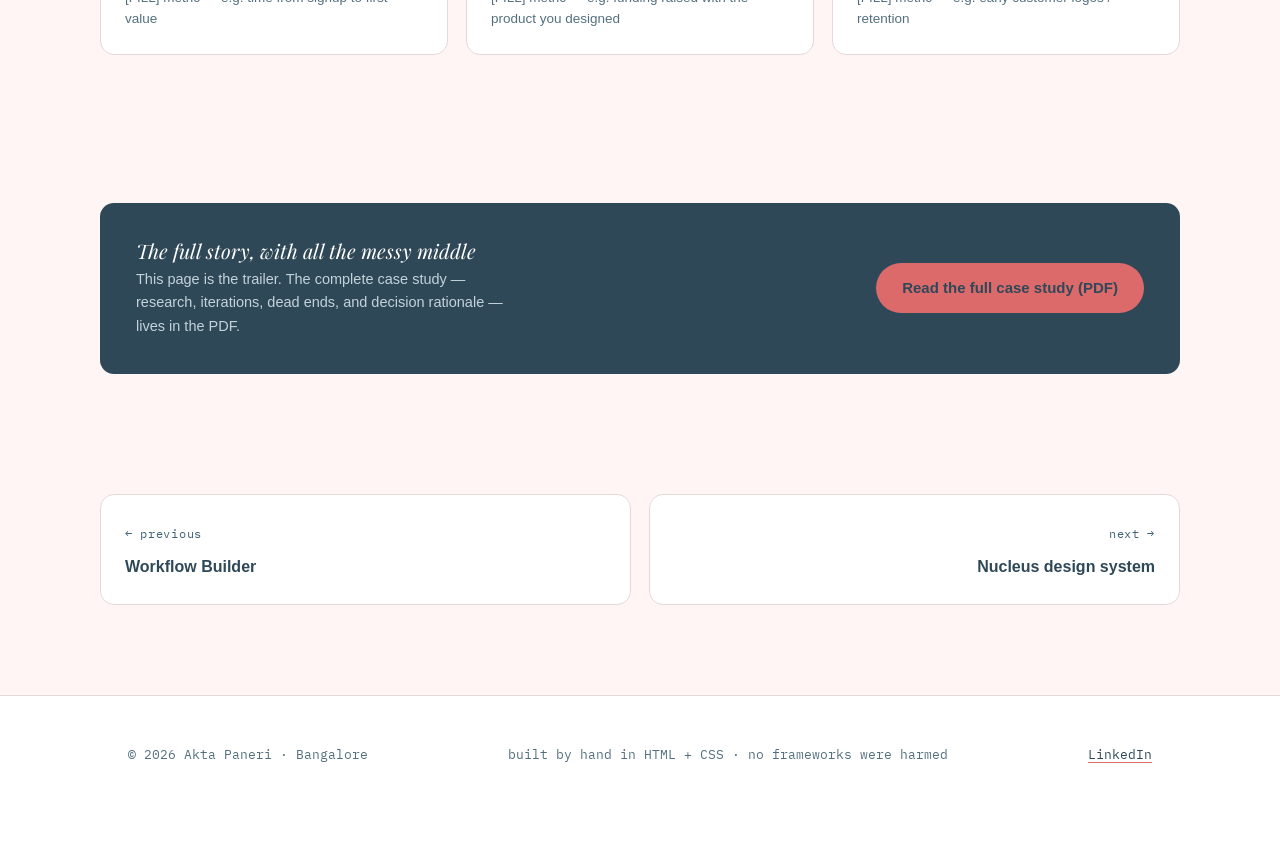
<file: projects/spendflo.html>
<!DOCTYPE html>
<html lang="en">
<head>
<meta charset="UTF-8">
<meta name="viewport" content="width=device-width, initial-scale=1.0">

<!-- ============================================================
     METADATA — fill these in per project. Everything marked
     [FILL] is yours to replace. Delete these comments when done.
     ============================================================ -->
<title>Spendflo — Case Study · Akta Paneri</title>
<meta name="description" content="[FILL] One-sentence summary of founding design at Spendflo for search engines, ~150 characters.">
<meta property="og:title" content="Spendflo — Case Study · Akta Paneri">
<meta property="og:description" content="[FILL] Same one-liner, for link previews on LinkedIn/Slack.">
<meta property="og:type" content="article">
<meta property="og:url" content="https://aktapaneri.com/projects/spendflo.html">
<meta property="og:image" content="https://aktapaneri.com/assets/spendflo/cover.png"><!-- [FILL] 1200x630 cover image -->

<link rel="preconnect" href="https://fonts.googleapis.com">
<link rel="preconnect" href="https://fonts.gstatic.com" crossorigin>
<link href="https://fonts.googleapis.com/css2?family=Playfair+Display:ital,wght@0,500;0,700;0,800;1,500&family=Spline+Sans:wght@400;500;600&family=IBM+Plex+Mono:ital,wght@0,400;0,500;1,400&display=swap" rel="stylesheet">
<link rel="stylesheet" href="../styles.css">
</head>
<body>

<input type="checkbox" id="inspect" aria-label="Toggle inspect mode — reveals design specs across the page">

<div class="page">

<header>
  <nav class="nav" aria-label="Main">
    <a class="logo" href="../index.html"><span class="daub" aria-hidden="true"></span>Akta Paneri</a>
    <ul class="nav-links">
      <li><a href="../index.html#work">Work</a></li>
      <li><a href="../index.html#how">How I lead</a></li>
      <li><a href="../index.html#beyond">Off-canvas</a></li>
      <li><a href="../index.html#contact">Contact</a></li>
    </ul>
    <label class="inspect-label" for="inspect" title="Reveal the design specs of this very page">
      <span class="dot" aria-hidden="true"></span> inspect mode
    </label>
  </nav>
</header>

<main>

  <!-- PROJECT HERO -->
  <section class="project-hero wrap">
    <p class="breadcrumb"><a href="../index.html">home</a> / <a href="../index.html#work">work</a> / spendflo</p>
    <p class="eyebrow">CASE STUDY · 05 · FOUNDING STORY</p>
    <h1 class="spec-target">
      <span class="spec h1-type">font: Playfair Display / clamp(34–58px)</span>
      Zero to one, with receipts
    </h1>
    <p class="lede">[FILL] Two to three sentences framing the problem and your role. Example shape: "First designer at a SaaS spend-management startup. From blank Figma file to funded company — I shaped the product, the brand, and the design culture that…"</p>

    <!-- METADATA SHEET — the fill-in spec block -->
    <dl class="meta-sheet meta-grid spec-target">
      <span class="spec card-pad">component: meta-sheet · 3-col grid</span>
      <div class="meta-item">
        <dt>Role</dt>
        <dd>Founding Designer</dd>
      </div>
      <div class="meta-item">
        <dt>Team</dt>
        <dd><span class="todo">[FILL] e.g. solo design, founding team of N</span></dd>
      </div>
      <div class="meta-item">
        <dt>Timeline</dt>
        <dd><span class="todo">[FILL] e.g. 2021 — 2023</span></dd>
      </div>
      <div class="meta-item">
        <dt>Platform</dt>
        <dd><span class="todo">[FILL] e.g. Web app, B2B SaaS</span></dd>
      </div>
      <div class="meta-item">
        <dt>Tools</dt>
        <dd><span class="todo">[FILL] e.g. Figma, Mixpanel, Confluence</span></dd>
      </div>
      <div class="meta-item">
        <dt>Scope</dt>
        <dd><span class="todo">[FILL] e.g. 0→1 product, brand, research</span></dd>
      </div>
    </dl>
  </section>

  <!-- CASE BODY -->
  <div class="case-body wrap">

    <!-- COVER SHOT -->
    <figure class="shot">
      <!-- When you have the image, delete the .placeholder div and
           uncomment the .frame block below. Put images in /assets/spendflo/ -->
      <div class="placeholder">
        <b>cover.png</b>
        <span>hero screenshot · 1600×900 recommended · &lt;400KB</span>
      </div>
      <!--
      <div class="frame">
        <img src="../assets/spendflo/cover.png" alt="[FILL] Describe what's visible — e.g. Spendflo procurement dashboard" loading="lazy">
      </div>
      -->
      <figcaption>fig 01 — [FILL] caption, e.g. "The Spendflo buying workflow"</figcaption>
    </figure>

    <section class="case-section">
      <h2><span class="kicker">// context</span>The problem</h2>
      <p>[FILL] What was broken or missing. Who it hurt. Why it mattered to the business. 2–3 short paragraphs — keep the long version for the PDF.</p>
      <p>[FILL] Optional second paragraph with a concrete detail or user quote.</p>
    </section>

    <section class="case-section">
      <h2><span class="kicker">// approach</span>What I did</h2>
      <p>[FILL] Your role specifically — what you led vs. what the team executed. Director-altitude framing: decisions, trade-offs, org mechanics.</p>
      <ul>
        <li>[FILL] Key move #1 — e.g. founder interviews and early customer research</li>
        <li>[FILL] Key move #2 — e.g. core buying workflow from first principles</li>
        <li>[FILL] Key move #3 — e.g. brand identity and early design hiring</li>
      </ul>
    </section>

    <!-- SCREENSHOT PAIR -->
    <div class="shot-pair">
      <figure class="shot">
        <div class="placeholder"><b>before.png</b><span>before state · 4:3 or 16:9</span></div>
        <figcaption>fig 02 — [FILL] before</figcaption>
      </figure>
      <figure class="shot">
        <div class="placeholder"><b>after.png</b><span>after state · match fig 02's ratio</span></div>
        <figcaption>fig 03 — [FILL] after</figcaption>
      </figure>
    </div>

    <section class="case-section">
      <h2><span class="kicker">// results</span>What changed</h2>
      <p>[FILL] One paragraph of narrative outcome, then let the numbers speak below.</p>
      <div class="outcomes">
        <div class="outcome">
          <div class="num">[FILL]%</div>
          <div class="label">[FILL] metric — e.g. time from signup to first value</div>
        </div>
        <div class="outcome">
          <div class="num">[FILL]×</div>
          <div class="label">[FILL] metric — e.g. funding raised with the product you designed</div>
        </div>
        <div class="outcome">
          <div class="num">[FILL]</div>
          <div class="label">[FILL] metric — e.g. early customer logos / retention</div>
        </div>
      </div>
    </section>

    <!-- PDF CASE STUDY -->
    <div class="pdf-banner spec-target">
      <span class="spec card-pad">component: pdf-banner · bg: --ink</span>
      <div>
        <h3>The full story, with all the messy middle</h3>
        <p>This page is the trailer. The complete case study — research, iterations, dead ends, and decision rationale — lives in the PDF.</p>
      </div>
      <!-- [FILL] drop your PDF into /assets/spendflo/ and update the filename -->
      <a class="btn btn-primary" href="../assets/spendflo/case-study.pdf" target="_blank" rel="noopener">Read the full case study (PDF)</a>
    </div>

  </div>

  <!-- PREV / NEXT -->
  <nav class="project-nav wrap" aria-label="More projects">
    <a href="workflow-builder.html">
      <span class="dir">← previous</span>
      <div class="title">Workflow Builder</div>
    </a>
    <a class="next" href="nucleus-design-system.html">
      <span class="dir">next →</span>
      <div class="title">Nucleus design system</div>
    </a>
  </nav>

</main>

<footer>
  <div class="wrap footer-row">
    <span>© 2026 Akta Paneri · Bangalore</span>
    <span>built by hand in HTML + CSS · no frameworks were harmed</span>
    <span><a href="https://www.linkedin.com/in/aktapaneri" rel="me">LinkedIn</a></span>
  </div>
  <div class="cat" title="quality assurance lead" aria-hidden="true"><div class="f1"></div><div class="f2"></div></div>
  <div class="kitten" title="junior QA (intern)" aria-hidden="true"><div class="f1"></div><div class="f2"></div></div>
</footer>

<span class="grid-note">inspect mode: on · grid 8px · tokens visible</span>

</div><!-- /.page -->

</body>
</html>
</file>
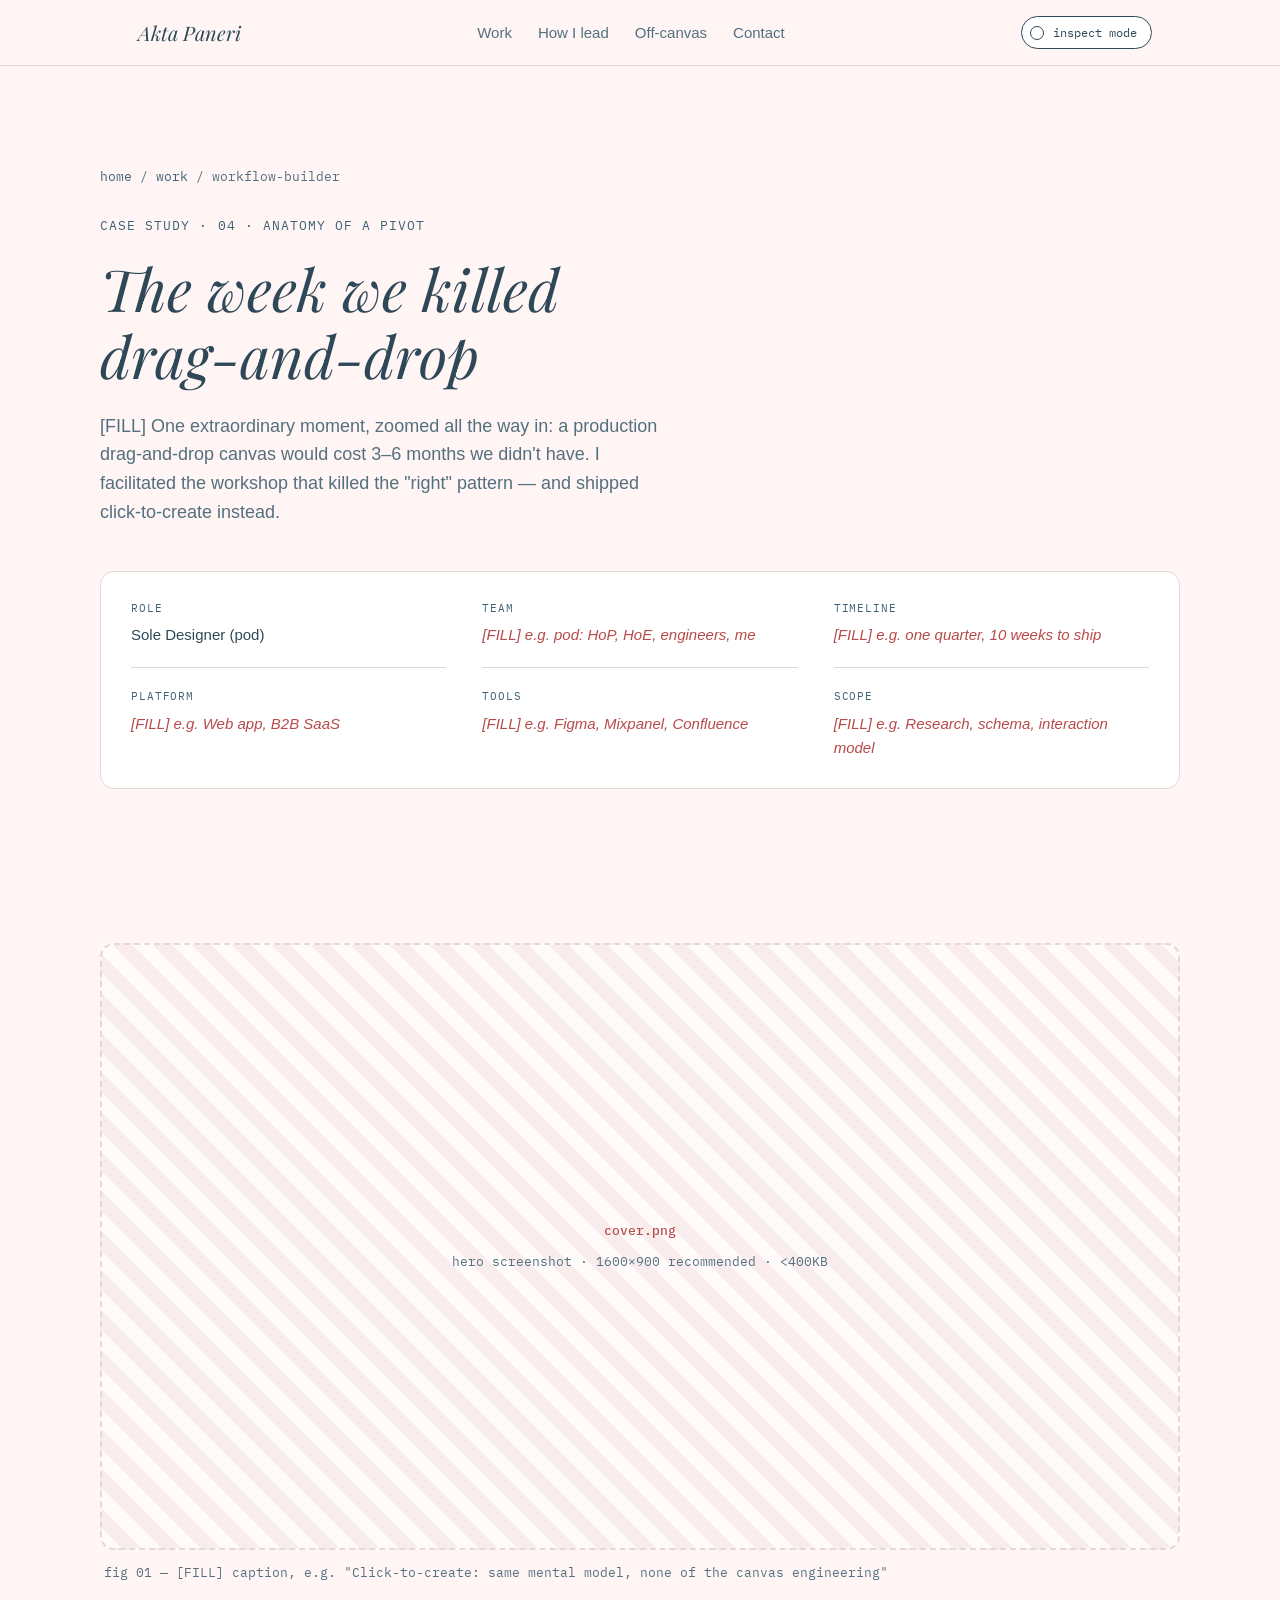
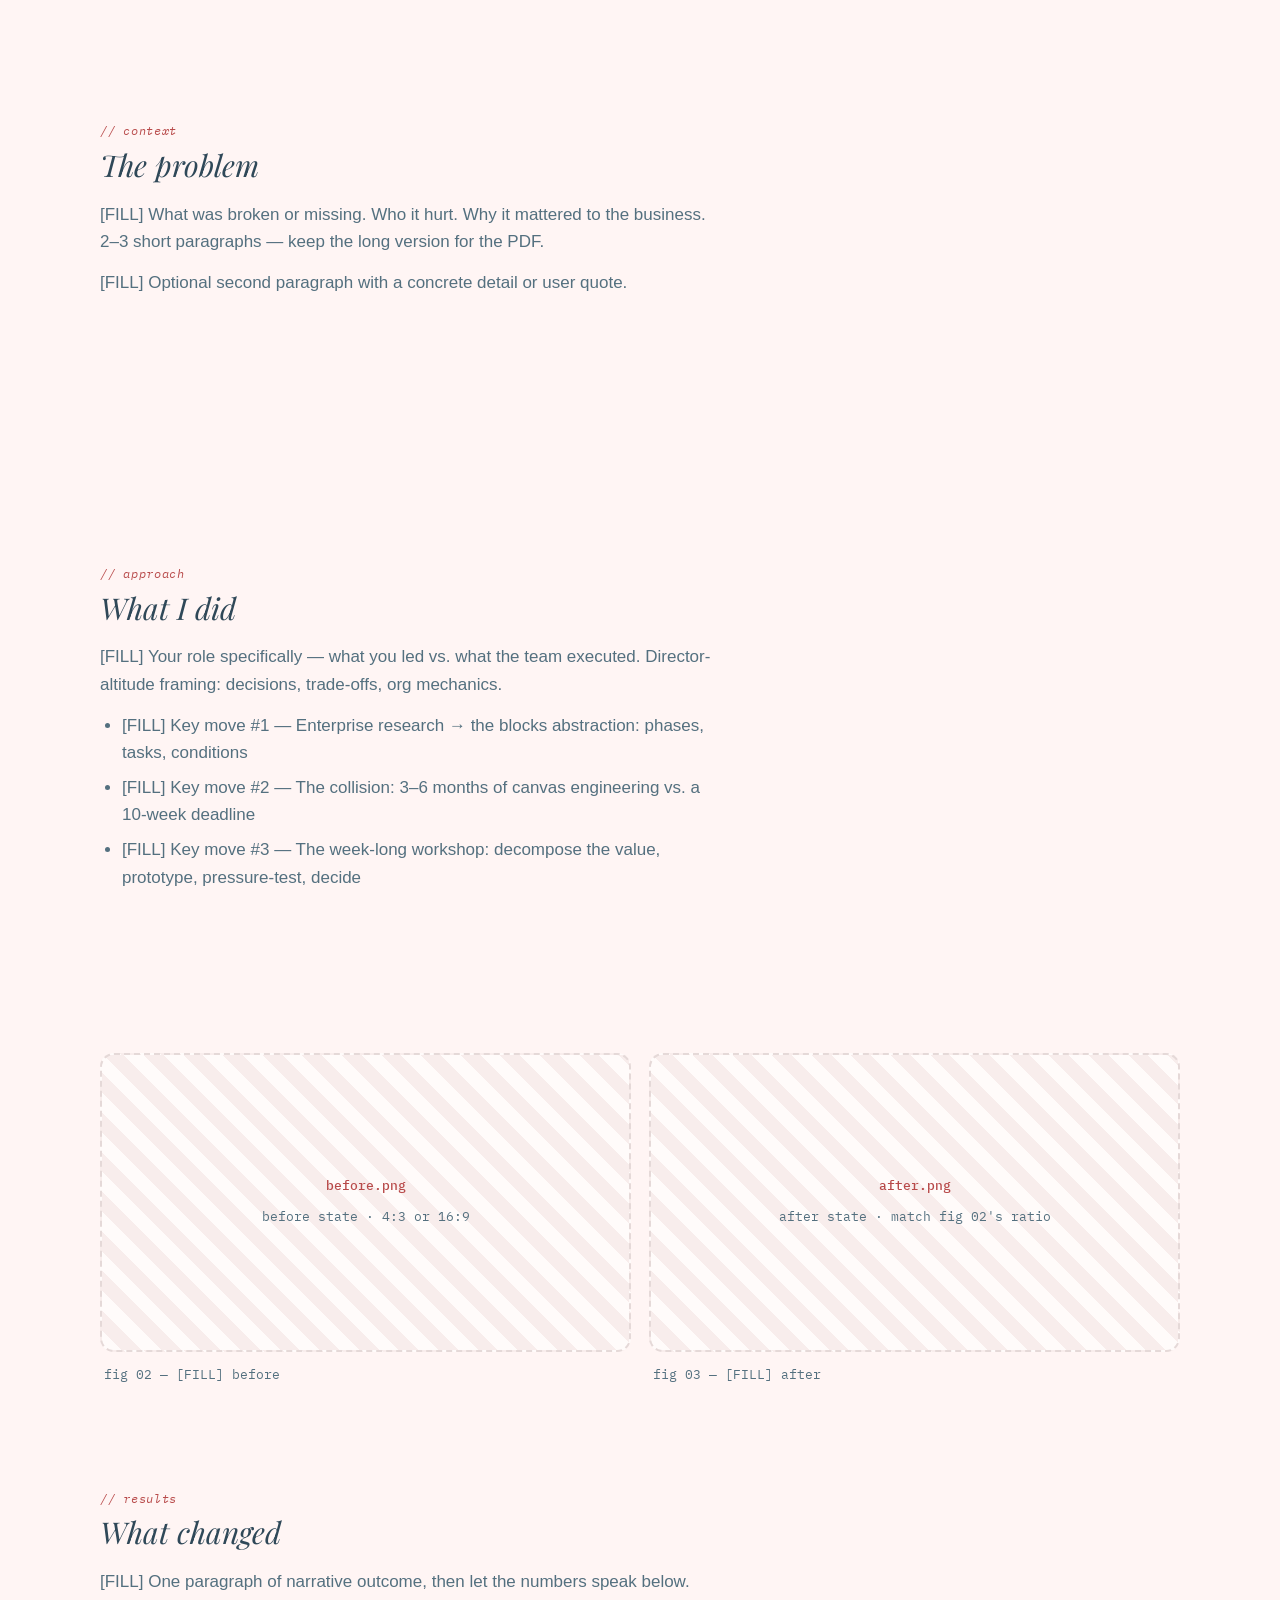
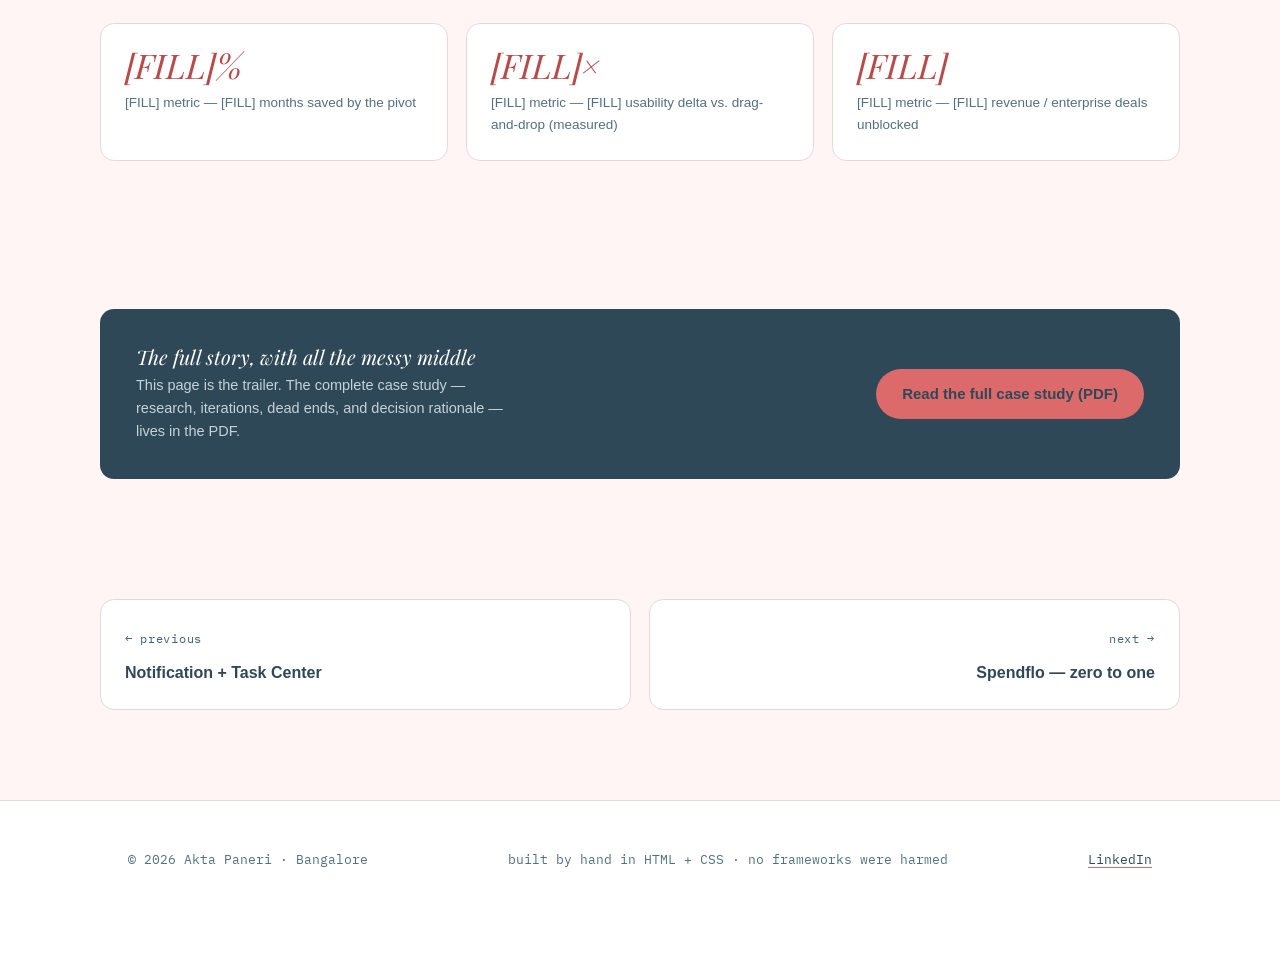
<file: projects/workflow-builder.html>
<!DOCTYPE html>
<html lang="en">
<head>
<meta charset="UTF-8">
<meta name="viewport" content="width=device-width, initial-scale=1.0">

<!-- ============================================================
     METADATA — fill these in per project. Everything marked
     [FILL] is yours to replace. Delete these comments when done.
     ============================================================ -->
<title>Spendflo Workflow Builder — Case Study · Akta Paneri</title>
<meta name="description" content="[FILL] One-sentence summary of the Spendflo Workflow Builder pivot for search engines, ~150 characters.">
<meta property="og:title" content="Spendflo Workflow Builder — Case Study · Akta Paneri">
<meta property="og:description" content="[FILL] Same one-liner, for link previews on LinkedIn/Slack.">
<meta property="og:type" content="article">
<meta property="og:url" content="https://aktapaneri.com/projects/workflow-builder.html">
<meta property="og:image" content="https://aktapaneri.com/assets/workflow-builder/cover.png"><!-- [FILL] 1200x630 cover image -->

<link rel="preconnect" href="https://fonts.googleapis.com">
<link rel="preconnect" href="https://fonts.gstatic.com" crossorigin>
<link href="https://fonts.googleapis.com/css2?family=Playfair+Display:ital,wght@0,500;0,700;0,800;1,500&family=Spline+Sans:wght@400;500;600&family=IBM+Plex+Mono:ital,wght@0,400;0,500;1,400&display=swap" rel="stylesheet">
<link rel="stylesheet" href="../styles.css">
</head>
<body>

<input type="checkbox" id="inspect" aria-label="Toggle inspect mode — reveals design specs across the page">

<div class="page">

<header>
  <nav class="nav" aria-label="Main">
    <a class="logo" href="../index.html"><span class="daub" aria-hidden="true"></span>Akta Paneri</a>
    <ul class="nav-links">
      <li><a href="../index.html#work">Work</a></li>
      <li><a href="../index.html#how">How I lead</a></li>
      <li><a href="../index.html#beyond">Off-canvas</a></li>
      <li><a href="../index.html#contact">Contact</a></li>
    </ul>
    <label class="inspect-label" for="inspect" title="Reveal the design specs of this very page">
      <span class="dot" aria-hidden="true"></span> inspect mode
    </label>
  </nav>
</header>

<main>

  <!-- PROJECT HERO -->
  <section class="project-hero wrap">
    <p class="breadcrumb"><a href="../index.html">home</a> / <a href="../index.html#work">work</a> / workflow-builder</p>
    <p class="eyebrow">CASE STUDY · 04 · ANATOMY OF A PIVOT</p>
    <h1 class="spec-target">
      <span class="spec h1-type">font: Playfair Display / clamp(34–58px)</span>
      The week we killed drag-and-drop
    </h1>
    <p class="lede">[FILL] One extraordinary moment, zoomed all the way in: a production drag-and-drop canvas would cost 3–6 months we didn't have. I facilitated the workshop that killed the "right" pattern — and shipped click-to-create instead.</p>

    <!-- METADATA SHEET — the fill-in spec block -->
    <dl class="meta-sheet meta-grid spec-target">
      <span class="spec card-pad">component: meta-sheet · 3-col grid</span>
      <div class="meta-item">
        <dt>Role</dt>
        <dd>Sole Designer (pod)</dd>
      </div>
      <div class="meta-item">
        <dt>Team</dt>
        <dd><span class="todo">[FILL] e.g. pod: HoP, HoE, engineers, me</span></dd>
      </div>
      <div class="meta-item">
        <dt>Timeline</dt>
        <dd><span class="todo">[FILL] e.g. one quarter, 10 weeks to ship</span></dd>
      </div>
      <div class="meta-item">
        <dt>Platform</dt>
        <dd><span class="todo">[FILL] e.g. Web app, B2B SaaS</span></dd>
      </div>
      <div class="meta-item">
        <dt>Tools</dt>
        <dd><span class="todo">[FILL] e.g. Figma, Mixpanel, Confluence</span></dd>
      </div>
      <div class="meta-item">
        <dt>Scope</dt>
        <dd><span class="todo">[FILL] e.g. Research, schema, interaction model</span></dd>
      </div>
    </dl>
  </section>

  <!-- CASE BODY -->
  <div class="case-body wrap">

    <!-- COVER SHOT -->
    <figure class="shot">
      <!-- When you have the image, delete the .placeholder div and
           uncomment the .frame block below. Put images in /assets/workflow-builder/ -->
      <div class="placeholder">
        <b>cover.png</b>
        <span>hero screenshot · 1600×900 recommended · &lt;400KB</span>
      </div>
      <!--
      <div class="frame">
        <img src="../assets/workflow-builder/cover.png" alt="[FILL] Describe what's visible — e.g. The click-to-create workflow builder canvas" loading="lazy">
      </div>
      -->
      <figcaption>fig 01 — [FILL] caption, e.g. "Click-to-create: same mental model, none of the canvas engineering"</figcaption>
    </figure>

    <section class="case-section">
      <h2><span class="kicker">// context</span>The problem</h2>
      <p>[FILL] What was broken or missing. Who it hurt. Why it mattered to the business. 2–3 short paragraphs — keep the long version for the PDF.</p>
      <p>[FILL] Optional second paragraph with a concrete detail or user quote.</p>
    </section>

    <section class="case-section">
      <h2><span class="kicker">// approach</span>What I did</h2>
      <p>[FILL] Your role specifically — what you led vs. what the team executed. Director-altitude framing: decisions, trade-offs, org mechanics.</p>
      <ul>
        <li>[FILL] Key move #1 — Enterprise research → the blocks abstraction: phases, tasks, conditions</li>
        <li>[FILL] Key move #2 — The collision: 3–6 months of canvas engineering vs. a 10-week deadline</li>
        <li>[FILL] Key move #3 — The week-long workshop: decompose the value, prototype, pressure-test, decide</li>
      </ul>
    </section>

    <!-- SCREENSHOT PAIR -->
    <div class="shot-pair">
      <figure class="shot">
        <div class="placeholder"><b>before.png</b><span>before state · 4:3 or 16:9</span></div>
        <figcaption>fig 02 — [FILL] before</figcaption>
      </figure>
      <figure class="shot">
        <div class="placeholder"><b>after.png</b><span>after state · match fig 02's ratio</span></div>
        <figcaption>fig 03 — [FILL] after</figcaption>
      </figure>
    </div>

    <section class="case-section">
      <h2><span class="kicker">// results</span>What changed</h2>
      <p>[FILL] One paragraph of narrative outcome, then let the numbers speak below.</p>
      <div class="outcomes">
        <div class="outcome">
          <div class="num">[FILL]%</div>
          <div class="label">[FILL] metric — [FILL] months saved by the pivot</div>
        </div>
        <div class="outcome">
          <div class="num">[FILL]×</div>
          <div class="label">[FILL] metric — [FILL] usability delta vs. drag-and-drop (measured)</div>
        </div>
        <div class="outcome">
          <div class="num">[FILL]</div>
          <div class="label">[FILL] metric — [FILL] revenue / enterprise deals unblocked</div>
        </div>
      </div>
    </section>

    <!-- PDF CASE STUDY -->
    <div class="pdf-banner spec-target">
      <span class="spec card-pad">component: pdf-banner · bg: --ink</span>
      <div>
        <h3>The full story, with all the messy middle</h3>
        <p>This page is the trailer. The complete case study — research, iterations, dead ends, and decision rationale — lives in the PDF.</p>
      </div>
      <!-- [FILL] drop your PDF into /assets/workflow-builder/ and update the filename -->
      <a class="btn btn-primary" href="../assets/workflow-builder/case-study.pdf" target="_blank" rel="noopener">Read the full case study (PDF)</a>
    </div>

  </div>

  <!-- PREV / NEXT -->
  <nav class="project-nav wrap" aria-label="More projects">
    <a href="notification-task-center.html">
      <span class="dir">← previous</span>
      <div class="title">Notification + Task Center</div>
    </a>
    <a class="next" href="spendflo.html">
      <span class="dir">next →</span>
      <div class="title">Spendflo — zero to one</div>
    </a>
  </nav>

</main>

<footer>
  <div class="wrap footer-row">
    <span>© 2026 Akta Paneri · Bangalore</span>
    <span>built by hand in HTML + CSS · no frameworks were harmed</span>
    <span><a href="https://www.linkedin.com/in/aktapaneri" rel="me">LinkedIn</a></span>
  </div>
  <div class="cat" title="quality assurance lead" aria-hidden="true"><div class="f1"></div><div class="f2"></div></div>
  <div class="kitten" title="junior QA (intern)" aria-hidden="true"><div class="f1"></div><div class="f2"></div></div>
</footer>

<span class="grid-note">inspect mode: on · grid 8px · tokens visible</span>

</div><!-- /.page -->

</body>
</html>
</file>
<file: styles.css>
/* ============================================================
   AKTA PANERI — PORTFOLIO STYLESHEET (shared across all pages)
   Tokens first. Obviously.
   ============================================================ */
:root{
  --paper:#FFF5F4;        /* blush paper */
  --ink:#2F4858;          /* main grey — slate */
  --ink-soft:#54707F;     /* slate 60 — secondary text */
  --marigold:#DC6A6A;     /* accent — dusty rose */
  --vermilion:#B84A4A;    /* accent deep — derived from DC6A6A */
  --teal:#3E6276;         /* slate 70 — eyebrows/tags */
  --line:#E5D9D8;         /* hairline — slate-tinted blush */
  --card:#FFFFFF;
  --spec:#1F6E9C;         /* inspect-mode blue (distinct from accent) */
  --radius:14px;
  --max:1080px;
  --font-display:'Playfair Display', Georgia, 'Times New Roman', serif;
  --font-body:'Google Sans', 'Google Sans Text', Roboto, sans-serif;
  --font-mono:'IBM Plex Mono', monospace;
}

*{margin:0;padding:0;box-sizing:border-box}
html{scroll-behavior:smooth}
body{
  font-family:var(--font-body);
  background:var(--paper);
  color:var(--ink);
  line-height:1.6;
  font-size:17px;
}
img{max-width:100%;display:block}
a{color:inherit}
::selection{background:var(--marigold);color:var(--ink)}

h1,h2,h3{font-family:var(--font-display);font-weight:400;font-style:italic;line-height:1.16;letter-spacing:0}

.wrap{max-width:var(--max);margin:0 auto;padding:0 28px}

/* ============================================================
   INSPECT TOGGLE — checkbox hack, no JS
   ============================================================ */
#inspect{position:absolute;opacity:0;pointer-events:none}

.inspect-label{
  display:flex;align-items:center;gap:9px;
  font-family:var(--font-mono);font-size:12px;
  cursor:pointer;user-select:none;
  border:1.5px solid var(--ink);border-radius:99px;
  padding:6px 14px 6px 8px;
  background:var(--card);
  transition:background .2s, color .2s;
}
.inspect-label .dot{
  width:14px;height:14px;border-radius:50%;
  border:1.5px solid var(--ink);
  transition:background .2s;
}
.inspect-label:hover{background:var(--ink);color:var(--paper)}
.inspect-label:hover .dot{border-color:var(--paper)}
#inspect:checked ~ .page .inspect-label{background:var(--spec);border-color:var(--spec);color:#fff}
#inspect:checked ~ .page .inspect-label .dot{background:#fff;border-color:#fff}
#inspect:focus-visible ~ .page .inspect-label{outline:3px solid var(--marigold);outline-offset:2px}

.spec{
  display:none;
  font-family:var(--font-mono);font-size:11px;font-weight:500;
  color:var(--spec);
  pointer-events:none;
  white-space:nowrap;
}
#inspect:checked ~ .page .spec{display:block;position:absolute}
#inspect:checked ~ .page .spec-target{outline:1.5px dashed var(--spec);outline-offset:4px;position:relative}
#inspect:checked ~ .page{
  background-image:
    linear-gradient(rgba(31,110,156,.06) 1px, transparent 1px),
    linear-gradient(90deg, rgba(31,110,156,.06) 1px, transparent 1px);
  background-size:8px 8px;
}
#inspect:checked ~ .page .grid-note{
  display:block;position:fixed;bottom:18px;left:18px;
  background:var(--spec);color:#fff;
  font-family:var(--font-mono);font-size:11px;
  padding:6px 12px;border-radius:6px;z-index:99;
}
.grid-note{display:none}

/* ============================================================
   HEADER
   ============================================================ */
header{
  position:sticky;top:0;z-index:50;
  background:rgba(255,245,244,.88);
  backdrop-filter:blur(8px);
  border-bottom:1px solid var(--line);
}
.nav{
  display:flex;align-items:center;justify-content:space-between;
  padding:16px 28px;max-width:var(--max);margin:0 auto;gap:16px;
}
.logo{
  font-family:var(--font-display);font-weight:400;font-style:italic;font-size:20px;text-decoration:none;
  display:flex;align-items:center;gap:10px;
}
.logo-mark{height:30px; width:auto;display:block}
footer .logo-mark{height:30px}
.nav-links{display:flex;gap:26px;list-style:none}
.nav-links a{text-decoration:none;font-size:15px;font-weight:500;color:var(--ink-soft);transition:color .15s}
.nav-links a:hover{color:var(--vermilion)}

/* ============================================================
   HERO (homepage)
   ============================================================ */
.hero{padding:116px 0 64px;position:relative}
.hero .eyebrow{font-family:var(--font-mono);font-size:13px;letter-spacing:.08em;color:var(--teal);margin-bottom:22px}
.hero h1{font-size:clamp(40px, 6.4vw, 76px);max-width:15ch;position:relative}
.hero h1 .underline{background:linear-gradient(transparent 68%, var(--marigold) 68%, var(--marigold) 94%, transparent 94%)}
.hero p.lede{margin-top:28px;max-width:54ch;font-size:19px;color:var(--ink-soft)}
.hero .cta-row{display:flex;gap:14px;margin-top:36px;flex-wrap:wrap}

.btn{
  font-family:var(--font-body);font-weight:600;font-size:15px;
  text-decoration:none;border-radius:99px;padding:13px 26px;
  display:inline-block;transition:transform .15s, box-shadow .15s;
}
.btn-primary{background:var(--ink);color:var(--paper)}
.btn-primary:hover{transform:translateY(-2px);box-shadow:0 6px 0 var(--marigold)}
.btn-ghost{border:1.5px solid var(--ink);color:var(--ink)}
.btn-ghost:hover{transform:translateY(-2px);box-shadow:0 6px 0 var(--line)}

.spec.h1-type{top:-22px;left:0}
.spec.h1-size{bottom:-24px;right:0}
.spec.lede-w{top:-20px;left:0}
.spec.card-pad{top:8px;right:10px}

/* ticker */
.ticker{border-top:1px solid var(--line);border-bottom:1px solid var(--line);overflow:hidden;padding:13px 0;background:var(--card)}
.ticker-track{
  display:flex;gap:48px;width:max-content;
  animation:scroll 28s linear infinite;
  font-family:var(--font-mono);font-size:13px;color:var(--ink-soft);
}
.ticker-track span b{color:var(--vermilion);font-weight:500}
@keyframes scroll{to{transform:translateX(-50%)}}

/* ============================================================
   SECTIONS (shared)
   ============================================================ */
section{padding:108px 0 84px}
section[id]{scroll-margin-top:84px} /* sticky header offset for anchor jumps */
.section-head{display:flex;align-items:baseline;gap:18px;margin-bottom:44px;flex-wrap:wrap}
.section-head h2{font-size:clamp(26px,3.4vw,38px)}
.section-head .tag{font-family:var(--font-mono);font-size:12px;color:var(--teal);letter-spacing:.06em}

/* identities */
.identity-grid{display:grid;grid-template-columns:repeat(4,1fr);gap:18px}
.identity{
  background:var(--card);border:1px solid var(--line);border-radius:var(--radius);
  padding:26px 22px;position:relative;overflow:hidden;
  transition:transform .2s, box-shadow .2s;
}
.identity:hover{transform:translateY(-4px) rotate(-.6deg);box-shadow:0 10px 24px rgba(16,29,51,.08)}
.identity .icon{font-size:30px;margin-bottom:14px;display:block}
.identity h3{font-size:16px;margin-bottom:8px}
.identity p{font-size:14px;color:var(--ink-soft);line-height:1.55}
.identity::after{
  content:"";position:absolute;top:-14px;right:-14px;
  width:46px;height:46px;border-radius:50% 60% 55% 45%;opacity:.16;
}
.identity:nth-child(1)::after{background:var(--marigold)}
.identity:nth-child(2)::after{background:var(--teal)}
.identity:nth-child(3)::after{background:var(--vermilion)}
.identity:nth-child(4)::after{background:var(--ink)}

/* work (dark section) */
.work{background:var(--ink);color:var(--paper)}
.work .section-head h2{color:var(--paper)}
.work .section-head .tag{color:var(--marigold)}
.work-grid{display:grid;grid-template-columns:1fr 1fr;gap:22px}
.work-tier{font-family:var(--font-mono);font-size:12px;color:var(--marigold);letter-spacing:.08em;margin:34px 0 16px}
.work-tier:first-of-type{margin-top:0}
.work-card{
  background:rgba(255,255,255,.05);
  border:1px solid rgba(255,255,255,.14);
  border-radius:var(--radius);padding:30px;
  position:relative;display:block;text-decoration:none;
  transition:background .2s, transform .2s;
}
.work-card:hover{background:rgba(255,255,255,.09);transform:translateY(-3px)}
.work-card .role{font-family:var(--font-mono);font-size:12px;color:var(--marigold);letter-spacing:.06em;margin-bottom:12px}
.work-card h3{font-size:21px;margin-bottom:12px;color:#fff}
.work-card p{font-size:15px;color:#C4D2DA;line-height:1.6}
.work-card .chips{display:flex;gap:8px;flex-wrap:wrap;margin-top:18px}
.work-card .view{
  font-family:var(--font-mono);font-size:12px;color:var(--marigold);
  margin-top:18px;display:inline-block;
}
.work-card:hover .view{text-decoration:underline}
.chip{
  font-family:var(--font-mono);font-size:11px;
  border:1px solid rgba(255,255,255,.22);border-radius:99px;
  padding:4px 11px;color:#DCE6EB;
}

/* principles */
.principle{
  border-top:1px solid var(--line);padding:30px 0;
  display:grid;grid-template-columns:120px 1fr;gap:22px;align-items:start;
}
.principle:last-child{border-bottom:1px solid var(--line)}
.principle .marker{font-family:var(--font-mono);font-size:13px;color:var(--vermilion)}
.principle h3{font-size:19px;margin-bottom:8px;font-family:var(--font-body);font-weight:600}
.principle p{color:var(--ink-soft);font-size:15.5px;max-width:62ch}

/* beyond */
.beyond-grid{display:grid;grid-template-columns:repeat(3,1fr);gap:18px}
.beyond{
  border-radius:var(--radius);padding:26px;color:#fff;position:relative;overflow:hidden;
  min-height:190px;display:flex;flex-direction:column;justify-content:flex-end;
  transition:transform .2s;
}
.beyond:hover{transform:scale(1.02) rotate(.5deg)}
.beyond h3{font-size:17px;margin-bottom:6px}
.beyond p{font-size:13.5px;opacity:.92;line-height:1.5}
.beyond.paint{background:linear-gradient(145deg, var(--marigold), #A84545)}
.beyond.film{background:linear-gradient(145deg, #3A5468, var(--ink))}
.beyond.cycle{background:linear-gradient(145deg, var(--teal), #2A4452)}
.beyond .glyph{position:absolute;top:18px;right:20px;font-size:34px;opacity:.85}

/* contact */
.contact{text-align:center;padding-bottom:110px}
.contact h2{font-size:clamp(30px,4.4vw,52px);max-width:20ch;margin:0 auto}
.contact p{margin:22px auto 34px;max-width:46ch;color:var(--ink-soft)}

/* ============================================================
   PROJECT PAGES
   ============================================================ */
.project-hero{padding:100px 0 48px}
.breadcrumb{
  font-family:var(--font-mono);font-size:12.5px;color:var(--ink-soft);
  margin-bottom:30px;
}
.breadcrumb a{color:var(--teal);text-decoration:none}
.breadcrumb a:hover{text-decoration:underline}
.project-hero .eyebrow{font-family:var(--font-mono);font-size:13px;letter-spacing:.08em;color:var(--teal);margin-bottom:18px}
.project-hero h1{font-size:clamp(34px, 5vw, 58px);max-width:18ch}
.project-hero p.lede{margin-top:22px;max-width:58ch;font-size:18px;color:var(--ink-soft)}

/* metadata block — the fill-in spec sheet */
.meta-sheet{
  margin-top:44px;
  background:var(--card);border:1px solid var(--line);border-radius:var(--radius);
  padding:8px 30px;
}
.meta-grid{
  display:grid;grid-template-columns:repeat(3,1fr);gap:0 36px;
}
.meta-item{padding:20px 0;border-bottom:1px solid var(--line)}
.meta-grid .meta-item:nth-last-child(-n+3){border-bottom:none}
.meta-item dt{
  font-family:var(--font-mono);font-size:11px;letter-spacing:.08em;
  text-transform:uppercase;color:var(--teal);margin-bottom:6px;
}
.meta-item dd{font-size:15px;font-weight:500}
.meta-item dd .todo{color:var(--vermilion);font-style:italic;font-weight:400}

/* case study body */
.case-body{padding:72px 0 56px}
.case-section{margin-bottom:64px}
.case-section h2{font-size:clamp(22px,2.8vw,30px);margin-bottom:18px}
.case-section h2 .kicker{
  display:block;font-family:var(--font-mono);font-size:12px;
  color:var(--vermilion);letter-spacing:.06em;margin-bottom:10px;
}
.case-section p{max-width:66ch;color:var(--ink-soft);margin-bottom:14px}
.case-section ul{max-width:66ch;color:var(--ink-soft);padding-left:22px;margin-bottom:14px}
.case-section li{margin-bottom:8px}

/* outcome stats */
.outcomes{display:grid;grid-template-columns:repeat(3,1fr);gap:18px;margin-top:28px}
.outcome{
  background:var(--card);border:1px solid var(--line);border-radius:var(--radius);
  padding:24px;text-align:left;
}
.outcome .num{font-family:var(--font-display);font-weight:400;font-style:italic;font-size:34px;color:var(--vermilion);line-height:1}
.outcome .label{font-size:13.5px;color:var(--ink-soft);margin-top:10px}

/* screenshot placeholders / gallery */
.shot{margin:34px 0}
.shot .frame{
  border:1px solid var(--line);border-radius:var(--radius);
  background:var(--card);overflow:hidden;
  box-shadow:0 14px 36px rgba(16,29,51,.07);
}
.shot .frame img{width:100%}
.shot .placeholder{
  aspect-ratio:16/9;
  display:flex;flex-direction:column;align-items:center;justify-content:center;gap:10px;
  border:2px dashed var(--line);border-radius:var(--radius);
  background:repeating-linear-gradient(45deg, #FFFBFA, #FFFBFA 14px, #F8EDEC 14px, #F8EDEC 28px);
  color:var(--ink-soft);font-family:var(--font-mono);font-size:13px;text-align:center;padding:24px;
}
.shot .placeholder b{color:var(--vermilion);font-weight:500}
.shot figcaption{
  font-family:var(--font-mono);font-size:12.5px;color:var(--ink-soft);
  margin-top:12px;padding-left:4px;
}
.shot-pair{display:grid;grid-template-columns:1fr 1fr;gap:18px}
.shot-pair .shot{margin:0}

/* PDF case study banner */
.pdf-banner{
  background:var(--ink);color:var(--paper);
  border-radius:var(--radius);padding:36px;
  display:flex;align-items:center;justify-content:space-between;gap:24px;flex-wrap:wrap;
  margin:24px 0 64px;
}
.pdf-banner h3{font-size:20px;margin-bottom:6px;color:#fff}
.pdf-banner p{font-size:14.5px;color:#C4D2DA;max-width:48ch}
.pdf-banner .btn-primary{background:var(--marigold);color:var(--ink)}
.pdf-banner .btn-primary:hover{box-shadow:0 6px 0 rgba(255,255,255,.25)}

/* prev / next */
.project-nav{
  display:grid;grid-template-columns:1fr 1fr;gap:18px;
  padding:0 0 90px;
}
.project-nav a{
  border:1px solid var(--line);border-radius:var(--radius);
  background:var(--card);padding:24px;text-decoration:none;
  transition:transform .15s, box-shadow .15s;
}
.project-nav a:hover{transform:translateY(-3px);box-shadow:0 8px 20px rgba(16,29,51,.08)}
.project-nav .dir{font-family:var(--font-mono);font-size:11.5px;color:var(--teal);letter-spacing:.06em}
.project-nav .title{font-weight:600;margin-top:8px;font-size:16px}
.project-nav a.next{text-align:right}


/* ============================================================
   INSPECT MODE — FULL COVERAGE
   Every container gets an outline + token label via ::before.
   No extra markup needed; labels are CSS-generated per component.
   ============================================================ */
#inspect:checked ~ .page main section,
#inspect:checked ~ .page header,
#inspect:checked ~ .page footer,
#inspect:checked ~ .page .ticker,
#inspect:checked ~ .page .identity,
#inspect:checked ~ .page .work-card,
#inspect:checked ~ .page .principle,
#inspect:checked ~ .page .beyond,
#inspect:checked ~ .page .outcome,
#inspect:checked ~ .page .meta-sheet,
#inspect:checked ~ .page .pdf-banner,
#inspect:checked ~ .page .project-nav a,
#inspect:checked ~ .page .shot .placeholder,
#inspect:checked ~ .page .shot .frame,
#inspect:checked ~ .page .btn{
  outline:1px dashed var(--spec);
  outline-offset:3px;
  position:relative;
}

/* the label chip */
/* header must stay sticky — the blanket position:relative above would break it.
   sticky is itself a positioned context, so the ::before label still anchors fine. */
#inspect:checked ~ .page header{position:sticky}

#inspect:checked ~ .page main section::before,
#inspect:checked ~ .page header::before,
#inspect:checked ~ .page footer::before,
#inspect:checked ~ .page .ticker::before,
#inspect:checked ~ .page .identity::before,
#inspect:checked ~ .page .work-card::before,
#inspect:checked ~ .page .principle::before,
#inspect:checked ~ .page .beyond::before,
#inspect:checked ~ .page .outcome::before,
#inspect:checked ~ .page .meta-sheet::before,
#inspect:checked ~ .page .pdf-banner::before,
#inspect:checked ~ .page .project-nav a::before,
#inspect:checked ~ .page .shot .placeholder::before,
#inspect:checked ~ .page .shot .frame::before,
#inspect:checked ~ .page .btn::before{
  position:absolute;top:-10px;left:8px;z-index:20;
  font-family:var(--font-mono);font-size:10px;font-weight:500;
  line-height:1;letter-spacing:.02em;
  color:var(--spec);background:var(--card);
  border:1px solid var(--spec);border-radius:4px;
  padding:3px 7px;white-space:nowrap;pointer-events:none;
}

/* per-component token labels */
#inspect:checked ~ .page main section::before{content:"section · pad 108/0/84 · max-w var(--max)"}
#inspect:checked ~ .page .hero::before{content:"hero · pad 116/0/64 · h1 clamp(40\2013 76)"}
#inspect:checked ~ .page .project-hero::before{content:"project-hero · pad 100/0/48"}
#inspect:checked ~ .page .contact::before{content:"contact · centered · pad-b 110"}
#inspect:checked ~ .page header::before{content:"header · sticky · blur(8px) · bg paper/88%"; top:auto;bottom:-10px}
#inspect:checked ~ .page footer::before{content:"footer · pad 48/0/84 · bg var(--card)"}
#inspect:checked ~ .page .ticker::before{content:"ticker · mono 13 · loop 28s linear"}
#inspect:checked ~ .page .identity::before{content:"card.identity · r var(--radius) · pad 26/22"}
#inspect:checked ~ .page .work-card::before{content:"card.work · r14 · pad 30 · bg #fff/5%"}
#inspect:checked ~ .page .principle::before{content:"row.principle · grid 120px/1fr · pad 30/0"}
#inspect:checked ~ .page .beyond::before{content:"card.beyond · r14 · pad 26 · gradient 145deg"}
#inspect:checked ~ .page .outcome::before{content:"stat.outcome · r14 · pad 24 · num: display/800"}
#inspect:checked ~ .page .meta-sheet::before{content:"sheet.meta · grid 3col · gap 0/36"}
#inspect:checked ~ .page .pdf-banner::before{content:"banner.pdf · bg var(--ink) · pad 36"}
#inspect:checked ~ .page .project-nav a::before{content:"nav.project · r14 · pad 24"}
#inspect:checked ~ .page .shot .placeholder::before{content:"figure.shot · 16:9 · dashed 2 var(--line)"}
#inspect:checked ~ .page .shot .frame::before{content:"figure.shot · r14 · shadow 0/14/36 ink/7%"}
#inspect:checked ~ .page .btn::before{content:"btn · r99 · pad 13/26 · 600"}

/* don't double-label: in-flow .spec spans + dashed targets still work on top */

/* token legend panel — fixed, bottom-right, only in inspect mode */
.token-legend{display:none}
#inspect:checked ~ .page .token-legend{
  display:block;position:fixed;right:18px;bottom:18px;z-index:99;
  background:var(--card);border:1px solid var(--spec);border-radius:10px;
  padding:14px 16px;width:230px;
  font-family:var(--font-mono);font-size:11px;color:var(--ink);
  box-shadow:0 10px 30px rgba(47,72,88,.18);
}
.token-legend h4{
  font-family:var(--font-mono);font-weight:500;font-size:10px;
  letter-spacing:.08em;color:var(--spec);margin:0 0 10px;text-transform:uppercase;
}
.token-legend .tk{display:flex;align-items:center;gap:8px;margin-bottom:6px}
.token-legend .sw{width:13px;height:13px;border-radius:4px;border:1px solid var(--line);flex:none}
.token-legend .sw.paper{background:var(--paper)}
.token-legend .sw.ink{background:var(--ink)}
.token-legend .sw.soft{background:var(--ink-soft)}
.token-legend .sw.accent{background:var(--marigold)}
.token-legend .sw.deep{background:var(--vermilion)}
.token-legend .sw.line{background:var(--line)}
.token-legend .ty{margin-top:10px;padding-top:10px;border-top:1px solid var(--line);line-height:1.7}

@media (max-width:700px){
  #inspect:checked ~ .page .token-legend{display:none} /* too cramped on mobile */
}

/* ============================================================
   FOOTER + THE CAT
   ============================================================ */
footer{
  border-top:1px solid var(--line);background:var(--card);
  padding:48px 0 84px;position:relative;overflow:hidden;
}
.footer-row{
  display:flex;justify-content:space-between;align-items:center;
  flex-wrap:wrap;gap:14px;
  font-family:var(--font-mono);font-size:12.5px;color:var(--ink-soft);
}
.footer-row a{color:var(--ink);text-decoration:none;border-bottom:1.5px solid var(--marigold)}

/* pixel cat — black & orange tortie, two-frame walk cycle, zero JS.
   Each frame is one box-shadow pixel map; .f1/.f2 alternate via steps(). */
.cat{
  --cat-black:var(--ink);      /* #2F4858 */
  --cat-orange:var(--marigold); /* #DC6A6A */
  position:absolute;bottom:14px;left:-120px;
  width:102px;height:48px;
  animation:prowl 30s linear infinite;
}
.cat .f1,.cat .f2{
  position:absolute;bottom:0;left:0;
  width:6px;height:6px;
}
.cat .f1{
  box-shadow: 66px -42px var(--cat-black), 90px -42px var(--cat-black), 66px -36px var(--cat-black), 72px -36px var(--cat-black), 78px -36px var(--cat-black), 84px -36px var(--cat-black), 90px -36px var(--cat-black), 12px -30px var(--cat-orange), 66px -30px var(--cat-black), 72px -30px var(--cat-black), 78px -30px var(--cat-orange), 84px -30px var(--cat-black), 90px -30px var(--cat-black), 12px -24px var(--cat-black), 66px -24px var(--cat-black), 72px -24px var(--cat-black), 78px -24px var(--cat-black), 84px -24px var(--cat-black), 90px -24px var(--cat-black), 12px -18px var(--cat-black), 18px -18px var(--cat-black), 24px -18px var(--cat-black), 30px -18px var(--cat-black), 36px -18px var(--cat-black), 42px -18px var(--cat-black), 48px -18px var(--cat-black), 54px -18px var(--cat-black), 60px -18px var(--cat-black), 66px -18px var(--cat-black), 72px -18px var(--cat-black), 78px -18px var(--cat-black), 84px -18px var(--cat-black), 6px -12px var(--cat-black), 12px -12px var(--cat-black), 18px -12px var(--cat-orange), 24px -12px var(--cat-orange), 30px -12px var(--cat-black), 36px -12px var(--cat-black), 42px -12px var(--cat-black), 48px -12px var(--cat-black), 54px -12px var(--cat-orange), 60px -12px var(--cat-orange), 66px -12px var(--cat-black), 72px -12px var(--cat-black), 78px -12px var(--cat-black), 84px -12px var(--cat-black), 6px -6px var(--cat-black), 12px -6px var(--cat-black), 18px -6px var(--cat-orange), 24px -6px var(--cat-orange), 30px -6px var(--cat-black), 36px -6px var(--cat-black), 42px -6px var(--cat-black), 48px -6px var(--cat-black), 54px -6px var(--cat-orange), 60px -6px var(--cat-orange), 66px -6px var(--cat-black), 72px -6px var(--cat-black), 78px -6px var(--cat-black), 12px 0px var(--cat-black), 36px 0px var(--cat-black), 66px 0px var(--cat-black), 84px 0px var(--cat-black);
  animation:stepA .5s steps(1) infinite;
}
.cat .f2{
  box-shadow: 66px -42px var(--cat-black), 90px -42px var(--cat-black), 66px -36px var(--cat-black), 72px -36px var(--cat-black), 78px -36px var(--cat-black), 84px -36px var(--cat-black), 90px -36px var(--cat-black), 12px -30px var(--cat-orange), 66px -30px var(--cat-black), 72px -30px var(--cat-black), 78px -30px var(--cat-orange), 84px -30px var(--cat-black), 90px -30px var(--cat-black), 12px -24px var(--cat-black), 66px -24px var(--cat-black), 72px -24px var(--cat-black), 78px -24px var(--cat-black), 84px -24px var(--cat-black), 90px -24px var(--cat-black), 12px -18px var(--cat-black), 18px -18px var(--cat-black), 24px -18px var(--cat-black), 30px -18px var(--cat-black), 36px -18px var(--cat-black), 42px -18px var(--cat-black), 48px -18px var(--cat-black), 54px -18px var(--cat-black), 60px -18px var(--cat-black), 66px -18px var(--cat-black), 72px -18px var(--cat-black), 78px -18px var(--cat-black), 84px -18px var(--cat-black), 6px -12px var(--cat-black), 12px -12px var(--cat-black), 18px -12px var(--cat-orange), 24px -12px var(--cat-orange), 30px -12px var(--cat-black), 36px -12px var(--cat-black), 42px -12px var(--cat-black), 48px -12px var(--cat-black), 54px -12px var(--cat-orange), 60px -12px var(--cat-orange), 66px -12px var(--cat-black), 72px -12px var(--cat-black), 78px -12px var(--cat-black), 84px -12px var(--cat-black), 6px -6px var(--cat-black), 12px -6px var(--cat-black), 18px -6px var(--cat-orange), 24px -6px var(--cat-orange), 30px -6px var(--cat-black), 36px -6px var(--cat-black), 42px -6px var(--cat-black), 48px -6px var(--cat-black), 54px -6px var(--cat-orange), 60px -6px var(--cat-orange), 66px -6px var(--cat-black), 72px -6px var(--cat-black), 78px -6px var(--cat-black), 18px 0px var(--cat-black), 42px 0px var(--cat-black), 60px 0px var(--cat-black), 78px 0px var(--cat-black);
  animation:stepB .5s steps(1) infinite;
}
@keyframes stepA{0%,49.9%{opacity:1}50%,100%{opacity:0}}
@keyframes stepB{0%,49.9%{opacity:0}50%,100%{opacity:1}}
@keyframes prowl{
  0%{left:-120px;transform:scaleX(1)}
  46%{left:calc(100% + 30px);transform:scaleX(1)}
  50%{left:calc(100% + 30px);transform:scaleX(-1)}
  96%{left:-120px;transform:scaleX(-1)}
  100%{left:-120px;transform:scaleX(1)}
}
.cat:hover .f1,.cat:hover .f2{filter:hue-rotate(0deg) brightness(1.15)}

/* pixel kitten — grey tabby, scampers a beat behind the big cat.
   Same technique: two box-shadow frames, steps() walk cycle, no JS.
   Faster stride (.38s) + 1.1s path delay = perpetually catching up. */
.kitten{
  --kit-grey:#7E94A0;   /* slate 45 */
  --kit-stripe:#2F4858; /* main grey */
  position:absolute;bottom:14px;left:-120px;
  width:65px;height:30px;
  animation:prowl 30s linear infinite;
  animation-delay:1.1s;
}
.kitten .f1,.kitten .f2{
  position:absolute;bottom:0;left:0;
  width:5px;height:5px;
}
.kitten .f1{
  box-shadow: 40px -25px var(--kit-grey), 60px -25px var(--kit-grey), 40px -20px var(--kit-grey), 45px -20px var(--kit-grey), 50px -20px var(--kit-grey), 55px -20px var(--kit-grey), 60px -20px var(--kit-grey), 5px -15px var(--kit-grey), 40px -15px var(--kit-grey), 45px -15px var(--kit-grey), 50px -15px var(--kit-stripe), 55px -15px var(--kit-grey), 60px -15px var(--kit-grey), 5px -10px var(--kit-grey), 10px -10px var(--kit-grey), 15px -10px var(--kit-grey), 20px -10px var(--kit-grey), 25px -10px var(--kit-grey), 30px -10px var(--kit-grey), 35px -10px var(--kit-grey), 40px -10px var(--kit-grey), 45px -10px var(--kit-grey), 50px -10px var(--kit-grey), 55px -10px var(--kit-grey), 10px -5px var(--kit-grey), 15px -5px var(--kit-stripe), 20px -5px var(--kit-stripe), 25px -5px var(--kit-grey), 30px -5px var(--kit-grey), 35px -5px var(--kit-stripe), 40px -5px var(--kit-stripe), 45px -5px var(--kit-grey), 50px -5px var(--kit-grey), 10px 0px var(--kit-grey), 25px 0px var(--kit-grey), 40px 0px var(--kit-grey), 50px 0px var(--kit-grey);
  animation:stepA .38s steps(1) infinite;
}
.kitten .f2{
  box-shadow: 40px -25px var(--kit-grey), 60px -25px var(--kit-grey), 40px -20px var(--kit-grey), 45px -20px var(--kit-grey), 50px -20px var(--kit-grey), 55px -20px var(--kit-grey), 60px -20px var(--kit-grey), 5px -15px var(--kit-grey), 40px -15px var(--kit-grey), 45px -15px var(--kit-grey), 50px -15px var(--kit-stripe), 55px -15px var(--kit-grey), 60px -15px var(--kit-grey), 5px -10px var(--kit-grey), 10px -10px var(--kit-grey), 15px -10px var(--kit-grey), 20px -10px var(--kit-grey), 25px -10px var(--kit-grey), 30px -10px var(--kit-grey), 35px -10px var(--kit-grey), 40px -10px var(--kit-grey), 45px -10px var(--kit-grey), 50px -10px var(--kit-grey), 55px -10px var(--kit-grey), 10px -5px var(--kit-grey), 15px -5px var(--kit-stripe), 20px -5px var(--kit-stripe), 25px -5px var(--kit-grey), 30px -5px var(--kit-grey), 35px -5px var(--kit-stripe), 40px -5px var(--kit-stripe), 45px -5px var(--kit-grey), 50px -5px var(--kit-grey), 15px 0px var(--kit-grey), 30px 0px var(--kit-grey), 45px 0px var(--kit-grey), 60px 0px var(--kit-grey);
  animation:stepB .38s steps(1) infinite;
}

.paddingtop {  padding-top: 40px; }
.paddingbottom { padding-bottom: 40px; }
/* ============================================================
   ACCESSIBILITY + RESPONSIVE
   ============================================================ */
a:focus-visible,.btn:focus-visible{outline:3px solid var(--marigold);outline-offset:3px;border-radius:6px}

@media (prefers-reduced-motion: reduce){
  .ticker-track{animation:none}
  .cat{animation:none;left:24px}
  .cat .f1{animation:none;opacity:1}
  .cat .f2{animation:none;opacity:0}
  .kitten{animation:none;left:140px}
  .kitten .f1{animation:none;opacity:1}
  .kitten .f2{animation:none;opacity:0}
  *{transition:none !important}
  html{scroll-behavior:auto}
}

@media (max-width:900px){
  .identity-grid{grid-template-columns:1fr 1fr}
  .work-grid{grid-template-columns:1fr}
  .beyond-grid{grid-template-columns:1fr}
  .principle{grid-template-columns:1fr;gap:6px}
  .meta-grid{grid-template-columns:1fr 1fr}
  .meta-grid .meta-item:nth-last-child(-n+3){border-bottom:1px solid var(--line)}
  .meta-grid .meta-item:nth-last-child(-n+2){border-bottom:none}
  .outcomes{grid-template-columns:1fr}
  .shot-pair{grid-template-columns:1fr}
}
@media (max-width:600px){
  .identity-grid{grid-template-columns:1fr}
  .nav-links{display:none}
  section{padding:76px 0 60px}
  .hero{padding:80px 0 48px}
  .meta-grid{grid-template-columns:1fr}
  .meta-grid .meta-item:nth-last-child(-n+2){border-bottom:1px solid var(--line)}
  .meta-grid .meta-item:last-child{border-bottom:none}
  .project-nav{grid-template-columns:1fr}
}
</file>
